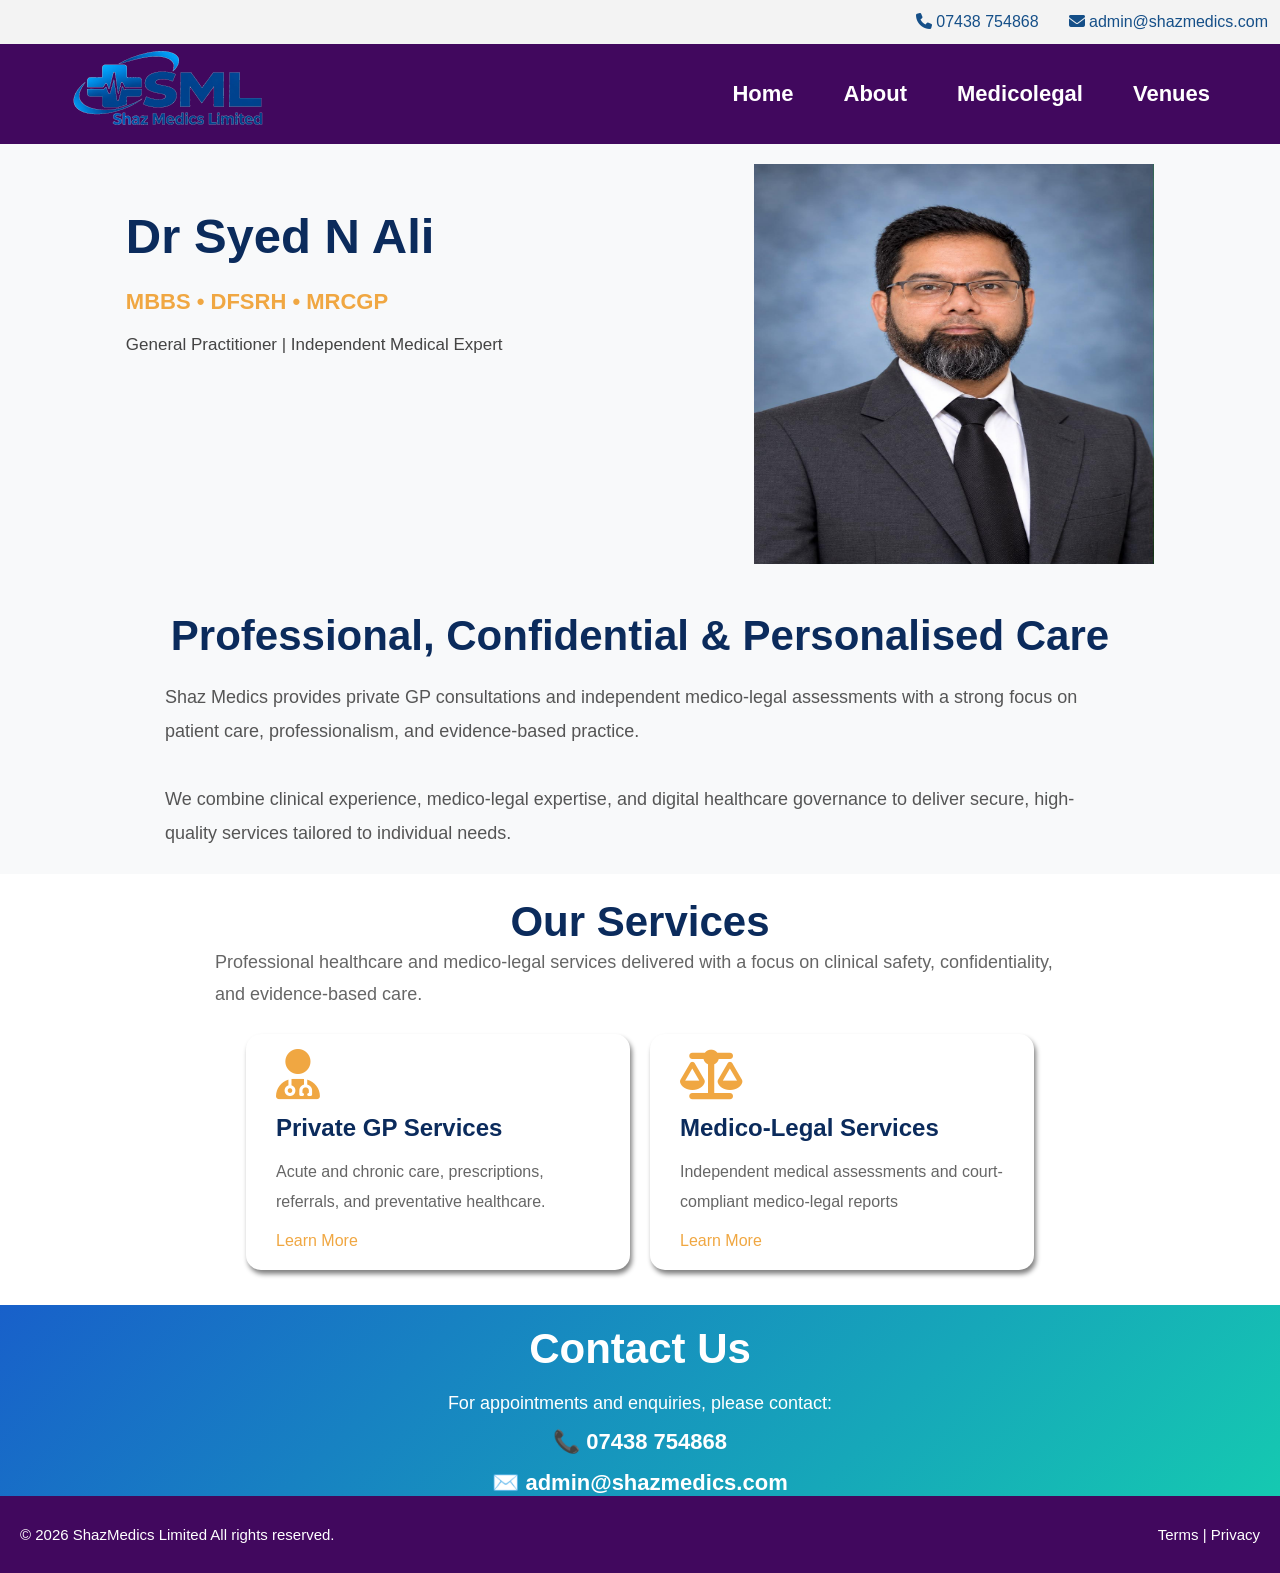
<file: index.html>
<!DOCTYPE html>
<html lang="en">

<head>
    <meta charset="UTF-8">
    <meta name="viewport" content="width=device-width, initial-scale=1.0">
    <!-- Meta Tags start-->
    <meta name="keywords"
        content="Shaz, Shaz Medics, Shaz Medics and Wellness, Shaz Wellness, Shaz Doctor, Doctor Appointments, 24 Hour Doctor, Online Doctor, Online Consultations, Child Doctor, Family Doctor, Second Opinion, Paediatric Doctor, Skin Specialist, Skin Doctor, Foreign Doctor, Diabetes Specialist, Heart Specialist, Cardiologist, Dermatologist, Old age, Arthritis, Asthma Specialist, Cancer Specialist, Well Man Clinic, Well Women Clinic, Cancer Screening, Nutrition Specialist, Sports Medicine Specialist, Cosmetic Specialist, Chronic Disease Management, Home Care, Doctor Memberships, Pharmacy Discounts, Clinical Lab, Minor Surgery, High Blood Pressure Care, Stroke Treatments, Contraception, Skin Peels, Acne Treatment, Botox Injections, Filler treatments, Lip Fillers, Chemical Peels, Non-Surgical Face Beauty Treatments, Vaccinations, Nurse dressings, Daily Injections, Nutri Boosters, Holistic Treatment, Yoga and Wellness" />

    <meta name="author" content="Dr Syed Nawaz Ali, Abdul Haseeb, Haseeb Zikani" />

    <meta name="description"
        content="Experience Primary Care Medical Services tailored for Chronic Diseases, Treatments, and Prevention alongside comprehensive Diet and Nutrition solutions. Enjoy the convenience of affordable monthly memberships, providing access to 24/7 doctor consultations." />

    <!-- Meta Tags end-->
    <title>Shaz Medics Limited | GP consultations, Aesthetic Services, and Independent Medico-legal - Expertise at Your
        Service</title>
    <link rel="icon" type="image/x-icon" href="images/FaviconIcon.png">
    <link rel="stylesheet" href="css/stylesheet.css">
    <link rel="stylesheet" href="css/footerStyleSheet.css">
    <link rel="stylesheet" href="css/HomeSection.css">
    <!-- Font Awesome -->
    <link rel="stylesheet" href="https://cdnjs.cloudflare/all.min.css" />
    <link rel="stylesheet" href="https://cdnjs.cloudflare.com/ajax/libs/font-awesome/6.7.1/css/all.min.css" />
</head>

<body>

    <!-- HEADER -->

    <header>

        <!-- Top Bar -->
        <div class="top-bar">
            <a>
                <i class="fa-solid fa-phone"></i>
                07438 754868
            </a>
            <a>
                <i class="fa-solid fa-envelope"></i>
                admin@shazmedics.com
            </a>
        </div>

        <!-- Navbar -->
        <nav class="navbar">

            <div class="hamburger" id="hamburger">
                <span></span>
                <span></span>
                <span></span>
            </div>

            <div class="logo">
                <img src="images/ShazMedicsLimitedLogo.png" alt="LogoPicture" />
            </div>



            <ul class="nav-links" id="navLinks">
                <!-- Apna Code -->

                <div class="mobile-menu-header">
                    <div class="close-menu" id="closeMenu">
                        ✕
                    </div>
                </div>


                <!-- End -->

                <li><a href="index.html">Home</a></li>
                <li><a href="about.html">About</a></li>
                <li><a href="medicolegal.html">Medicolegal</a></li>
                <li><a href="venues.html">Venues</a></li>
            </ul>

        </nav>

    </header>

    <!-- Header End -->

    <!-- Introduction -->

    <div class="HSContainer">
        <div class="HSDiv1">
            <h1>Dr Syed N Ali</h1>
            <h5>MBBS • DFSRH • MRCGP</h5>
            <p>General Practitioner | Independent Medical Expert</p>
        </div>
        <div class="HSDiv2">
            <!-- Image Code -->
            <img src="images/DrSyedNawazAli.jpeg" alt="ShahMedics" />
        </div>
    </div>

    <!-- Introduction End -->

    <!-- Professional, Confidential & Personalised Care -->

    <section style="padding-top: 1.5rem; padding-bottom: 1.5rem; background-color: #f8f9fa;">
        <div class="Section1Container">
            <h2 style="font-size: 42px; font-weight: 700; color: #0b2b5c; text-align: center;">
                Professional, Confidential &amp; Personalised Care
            </h2>
            <p style="max-width:950px;
                margin:auto;
                font-size:18px;
                line-height:34px;
                color:#555;
                margin-top:20px;">
                Shaz Medics provides private GP consultations
                and independent medico-legal assessments with a strong focus on
                patient care, professionalism, and evidence-based practice.
                <br><br>
                We combine clinical experience, medico-legal expertise, and digital
                healthcare governance to deliver secure, high-quality services
                tailored to individual needs.
            </p>
        </div>
    </section>

    <!-- HOME Section 3  -->
    <section style="padding-top: 1.5rem; padding-bottom: 1.5rem;">
        <div>
            <h2 style="font-size: 42px; font-weight: 700; color: #0b2b5c; text-align: center;">
                Our Services
            </h2>
            <p style="color:#666;
                font-size:18px;
                max-width:850px;
                margin:auto;
                line-height:32px;">
                Professional healthcare and medico-legal services delivered with a focus on clinical safety,
                confidentiality, and evidence-based care.
            </p>
        </div>
    </section>

    <!-- HOME Section 4  -->

    <div class="MainDiv">
        <div class="Card1">
            <div style="margin-top: 15px;"><i class="fa fa-user-md"></i></div>
            <div>
                <h2>Private GP Services</h2>
            </div>
            <div>
                <p>Acute and chronic care, prescriptions, referrals, and preventative healthcare.</p>
            </div>
            <div style="margin-top: 15px;"><a href="">Learn More </a></div>
        </div>
        <div class="Card2">
            <div style="margin-top:15px"><i class="fas fa-balance-scale"></i></div>
            <div>
                <h2>Medico-Legal Services</h2>
            </div>
            <div>
                <p>Independent medical assessments and court-compliant medico-legal reports</p>
            </div>
            <div style="margin-top: 15px;"><a href="medicolegal.html">Learn More </a></div>
        </div>
    </div>

    <!-- SECTION 5-->

    <!-- <section class="MainSection">
        <div style="padding-top: 30px;text-align: center;">
            <h2 style="color: #0b2b5c; font-size: 42px;">
                Consultation Options
            </h2>
        </div>
        <div style="padding-top: 30px; text-align: center; color: #555; font-size: 18px;">
            <p>Professional, confidential, and patient-focused care designed around your needs.</p>
        </div> -->
    <!-- Consultation Options Section -->
    <!-- <div class="MainSectionCont">
            <div class="bx1">
                <div><i class="fas fa-hospital"></i></div>
                <div>
                    <h4>Clinic<br>Consultations</h4>
                </div>
                <div>
                    <p>Face-to-face appointments in professional clinic settings.</p>
                </div>
            </div>
            <div class="bx2">
                <div><i class="fas fa-home consultation-icon"></i></div>
                <div>
                    <h4>Home<br>Visits</h4>
                </div>
                <div>
                    <p>Convenient home appointments where appropriate and available.</p>
                </div>
            </div>
            <div class="bx3">
                <div><i class="fas fa-laptop-medical"></i></div>
                <div>
                    <h4>Online<br>Consultations</h4>
                </div>
                <div>
                    <p>Secure remote consultations through digital platforms.</p>
                </div>
            </div>
        </div>
    </section> -->


    <!-- HOME SECTION 6 -->
    <section style="background-color: #f7f9fc;">
        <div class="section6Div">
            <div class="Sec6Card1">
                <h1>Contact Us</h1>
            </div>
            <div class="Sec6Card2">
                <p>For appointments and enquiries, please contact:</p>
            </div>
            <div class="Sec6Card3">
                <p>📞 07438 754868 </p>
            </div>
            <div class="Sec6Card4">
                <p>✉️ admin@shazmedics.com</p>
            </div>
        </div>
    </section>


    <!-- Developer Achievement Developed By Abdul Haseeb Contact Number 03162761718-->
    <!-- <div class="DeveloperInfoContainer">
        <div class="Devcont1">
            <p>  Website Developer Contact Detail:✉️
                <b>haseebzikani09@gmail.com</b> <a href="https://www.linkedin.com/in/abdul-haseeb09" target="_blank" style="text-decoration: none;color: #fff;"> Click On <b style="color: black;"> LinkedIn</b> to view profile </a>
            </p>
        </div>
    </div> -->

    <!-- FOOTER -->
    <section>
        <div class="FooterContainer">
            <div class="foot1">
                <p> © 2026 ShazMedics Limited All rights reserved. </p>
            </div>
            <div class="foot2">
                <p><a href="terms_conditions.html">Terms </a> | <a href="privacy_policy.html">Privacy</a> </p>
            </div>
        </div>
    </section>

    <script src="js/script.js"></script>
    <script src="js/footerScript.js"></script>

</body>

</html>
</file>
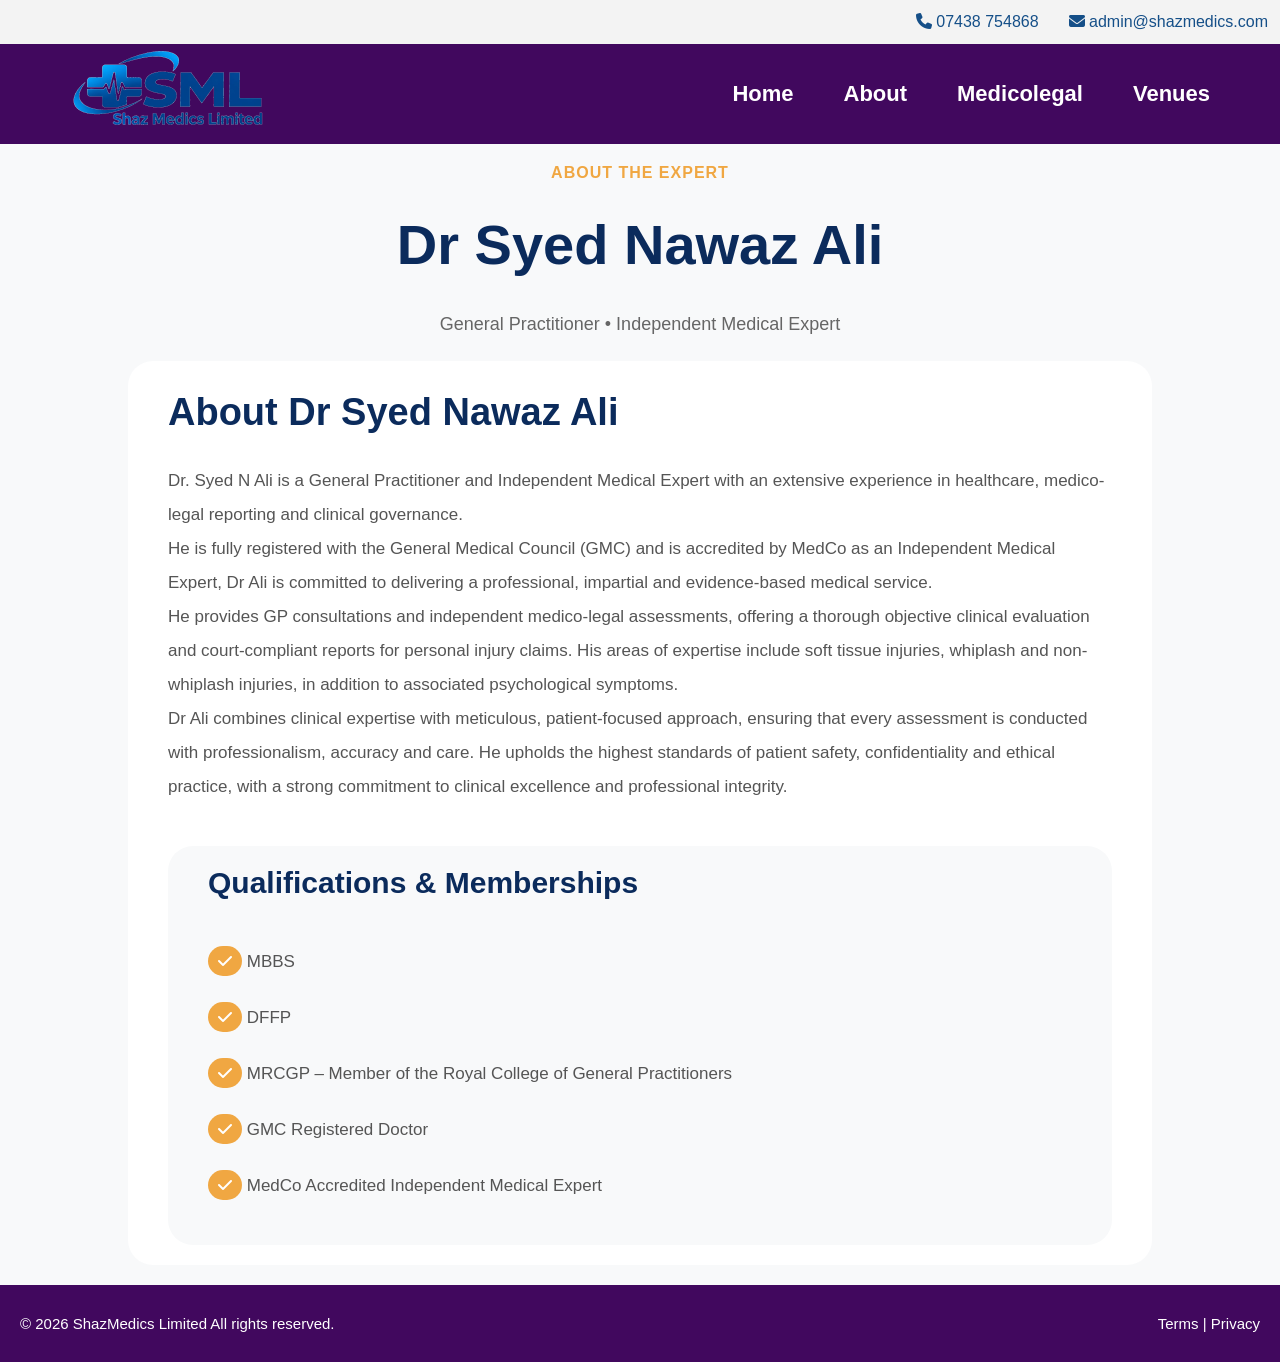
<file: about.html>
<!DOCTYPE html>
<html lang="en">

<head>
    <meta charset="UTF-8">
    <meta name="viewport" content="width=device-width, initial-scale=1.0">
    <!-- Meta Tags start-->

    <meta name="keywords"
        content="Shaz, Shaz Medics, Shaz Medics and Wellness, Shaz Wellness, Shaz Doctor, Doctor Appointments, 24 Hour Doctor, Online Doctor, Online Consultations, Child Doctor, Family Doctor, Second Opinion, Paediatric Doctor, Skin Specialist, Skin Doctor, Foreign Doctor, Diabetes Specialist, Heart Specialist, Cardiologist, Dermatologist, Old age, Arthritis, Asthma Specialist, Cancer Specialist, Well Man Clinic, Well Women Clinic, Cancer Screening, Nutrition Specialist, Sports Medicine Specialist, Cosmetic Specialist, Chronic Disease Management, Home Care, Doctor Memberships, Pharmacy Discounts, Clinical Lab, Minor Surgery, High Blood Pressure Care, Stroke Treatments, Contraception, Skin Peels, Acne Treatment, Botox Injections, Filler treatments, Lip Fillers, Chemical Peels, Non-Surgical Face Beauty Treatments, Vaccinations, Nurse dressings, Daily Injections, Nutri Boosters, Holistic Treatment, Yoga and Wellness" />

    <meta name="author" content="Dr Syed Nawaz Ali, Abdul Haseeb, Haseeb Zikani" />

    <meta name="description" content="Experience Primary Care Medical Services tailored for Chronic Diseases, Treatments, and Prevention alongside comprehensive Diet and Nutrition solutions. Enjoy the convenience of affordable monthly memberships, providing access to 24/7 doctor consultations." />

    <!-- Meta Tags end-->
    <title>Shaz Medics Limited | GP consultations, Aesthetic Services, and Independent Medico-legal - Expertise at Your
        Service</title>
    <link rel="icon" type="image/x-icon" href="images/FaviconIcon.png">
    <link rel="stylesheet" href="css/stylesheet.css">
    <link rel="stylesheet" href="css/footerStyleSheet.css">
    <link rel="stylesheet" href="css/about.css">
    <!-- Font Awesome -->
    <link rel="stylesheet" href="https://cdnjs.cloudflare/all.min.css" />
    <link rel="stylesheet" href="https://cdnjs.cloudflare.com/ajax/libs/font-awesome/6.7.1/css/all.min.css" />
</head>

<body>

    <!-- HEADER -->

    <header>

        <!-- Top Bar -->
        <div class="top-bar">
            <a>
                <i class="fa-solid fa-phone"></i>
                07438 754868
            </a>
            <a>
                <i class="fa-solid fa-envelope"></i>
                admin@shazmedics.com
            </a>
        </div>

        <!-- Navbar -->
        <nav class="navbar">

            <div class="hamburger" id="hamburger">
                <span></span>
                <span></span>
                <span></span>
            </div>

            <div class="logo">
                <b><img src="images/ShazMedicsLimitedLogo.png" alt="aboutLogo" /></b>
            </div>



            <ul class="nav-links" id="navLinks">
                <!-- Apna Code -->

                <div class="mobile-menu-header">
                    <div class="close-menu" id="closeMenu">
                        ✕
                    </div>
                </div>


                <!-- End -->

                <li><a href="index.html">Home</a></li>
                <li><a href="about.html">About</a></li>
                <li><a href="medicolegal.html">Medicolegal</a></li>
                <li><a href="venues.html">Venues</a></li>
            </ul>

        </nav>

    </header>


    <!-- Header End  -->

    <div class="Container1">
        <div class="AboutContBox1">
            <h4>About The Expert</h4>
        </div>
        <div class="AboutContBox2">
            <h1>Dr Syed Nawaz Ali</h1>
        </div>
        <div class="AboutContBox3">
            <p>
                General Practitioner • Independent Medical Expert
            </p>
        </div>

        <!-- About Information -->
        <div class="Container2">
            <div class="Cont2Box1">
                <h4>
                    About Dr Syed Nawaz Ali
                </h4>
            </div>
            <div class="Cont2Box2">
                <p>
                    Dr. Syed N Ali is a General Practitioner and Independent Medical Expert with an extensive experience
                    in healthcare, medico-legal reporting and clinical governance. <br>
                    He is fully registered with the General Medical Council (GMC) and is accredited by MedCo as an
                    Independent Medical Expert, Dr Ali is committed to delivering a professional, impartial and
                    evidence-based medical service. <br>
                    He provides GP consultations and independent medico-legal assessments, offering a thorough objective
                    clinical evaluation and court-compliant reports for personal injury claims. His areas of expertise
                    include soft tissue injuries, whiplash and non-whiplash injuries, in addition to associated
                    psychological symptoms. <br>
                    Dr Ali combines clinical expertise with meticulous, patient-focused approach, ensuring that every
                    assessment is conducted with professionalism, accuracy and care. He upholds the highest standards of
                    patient safety, confidentiality and ethical practice, with a strong commitment to clinical
                    excellence and professional integrity. <br>

                </p>
            </div>

            <!-- Qualification Div Start  -->
            <div class="Container3">
                <div class="cont3box1">
                    <h3>
                        Qualifications & Memberships
                    </h3>
                </div>
                <div class="cont3box2">
                    <p>
                        <i class="fas fa-check"></i> MBBS
                    </p>
                    <p>
                        <i class="fas fa-check"></i> DFFP
                    </p>
                    <p>
                        <i class="fas fa-check"></i> MRCGP – Member of the Royal College of General Practitioners
                    </p>
                    <p>
                        <i class="fas fa-check"></i> GMC Registered Doctor
                    </p>
                    <p>
                        <i class="fas fa-check"></i> MedCo Accredited Independent Medical Expert
                    </p>
                </div>
            </div>
            <!-- Qualification Div End  -->

        </div>
        <!-- About Information End -->

    </div>

    <!-- FOOTER -->
    <section>
        <div class="FooterContainer">
            <div class="foot1">
                <p> © 2026 ShazMedics Limited All rights reserved. </p>
            </div>
            <div class="foot2">
                <p><a href="terms_conditions.html">Terms </a> | <a href="privacy_policy.html">Privacy</a> </p>
            </div>
        </div>
    </section>


    <script src="js/script.js"></script>
    <script src="js/footerScript.js"></script>

</body>

</html>
</file>
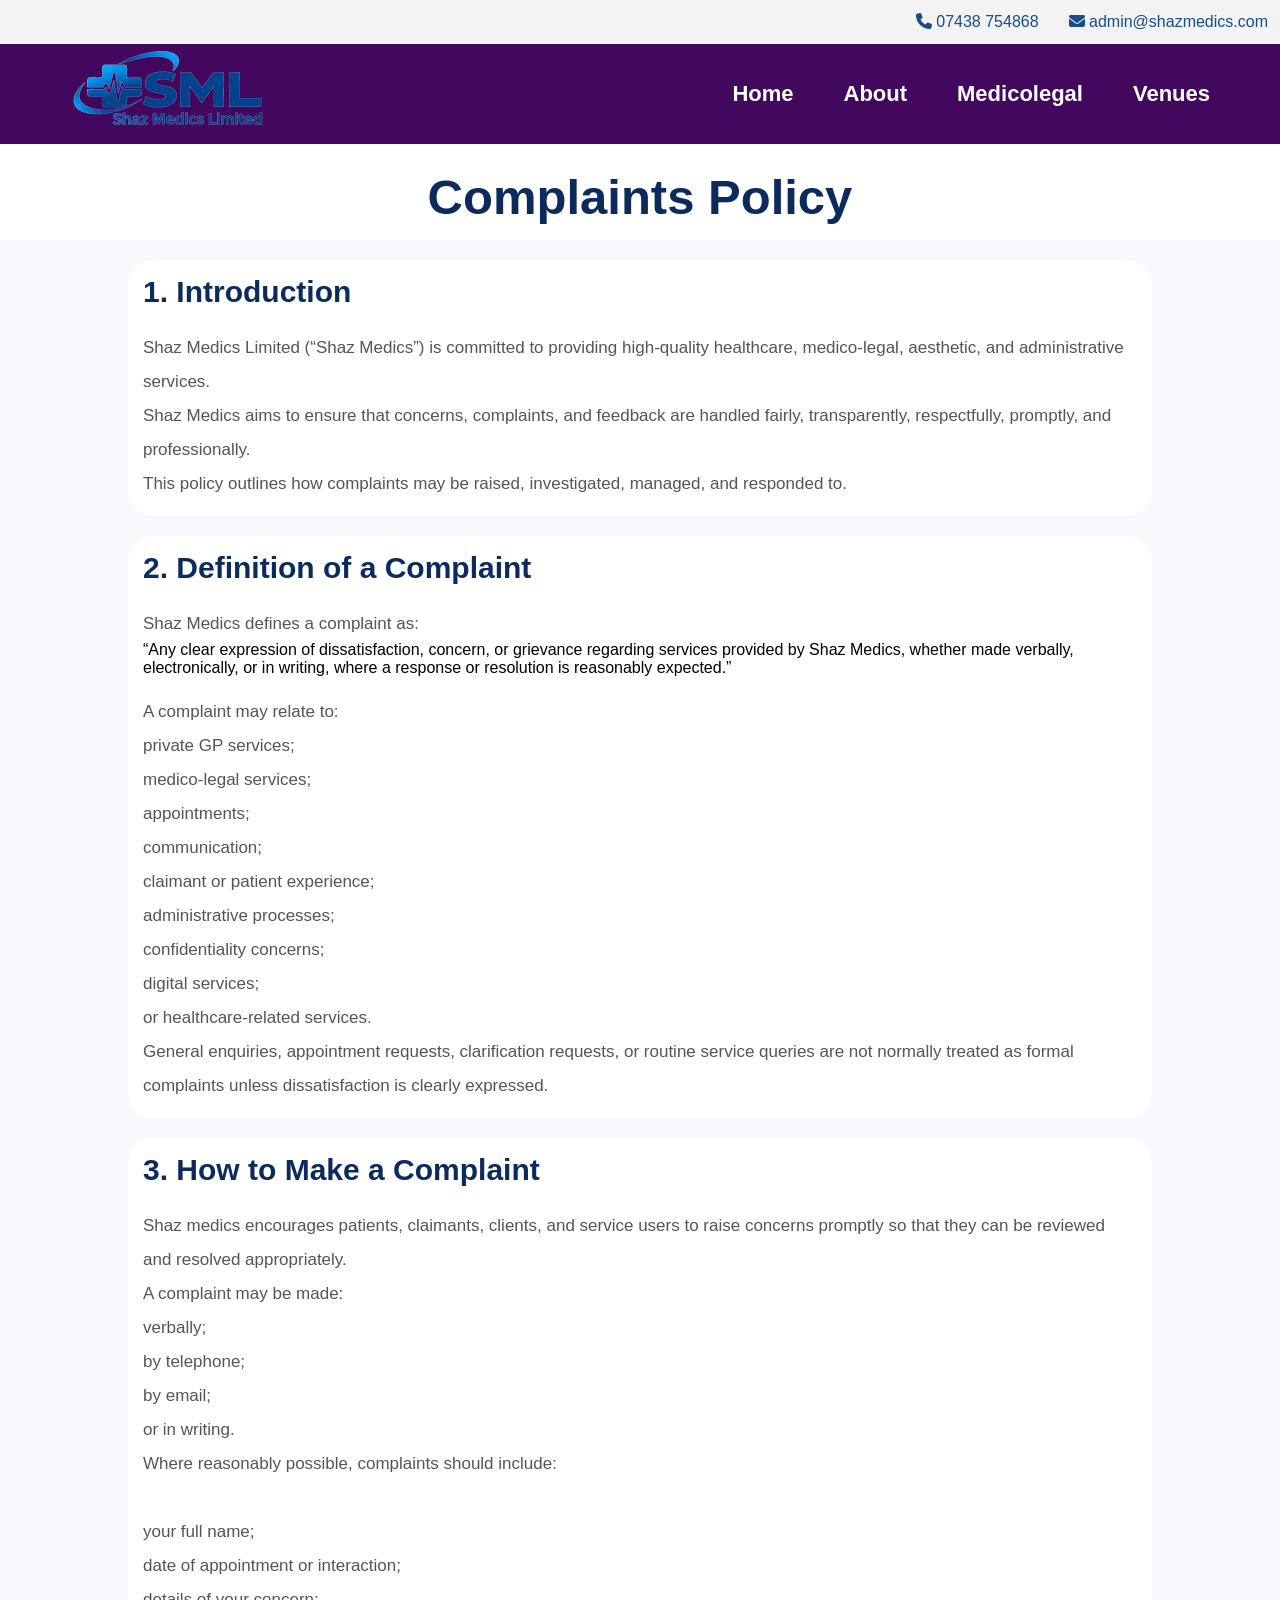
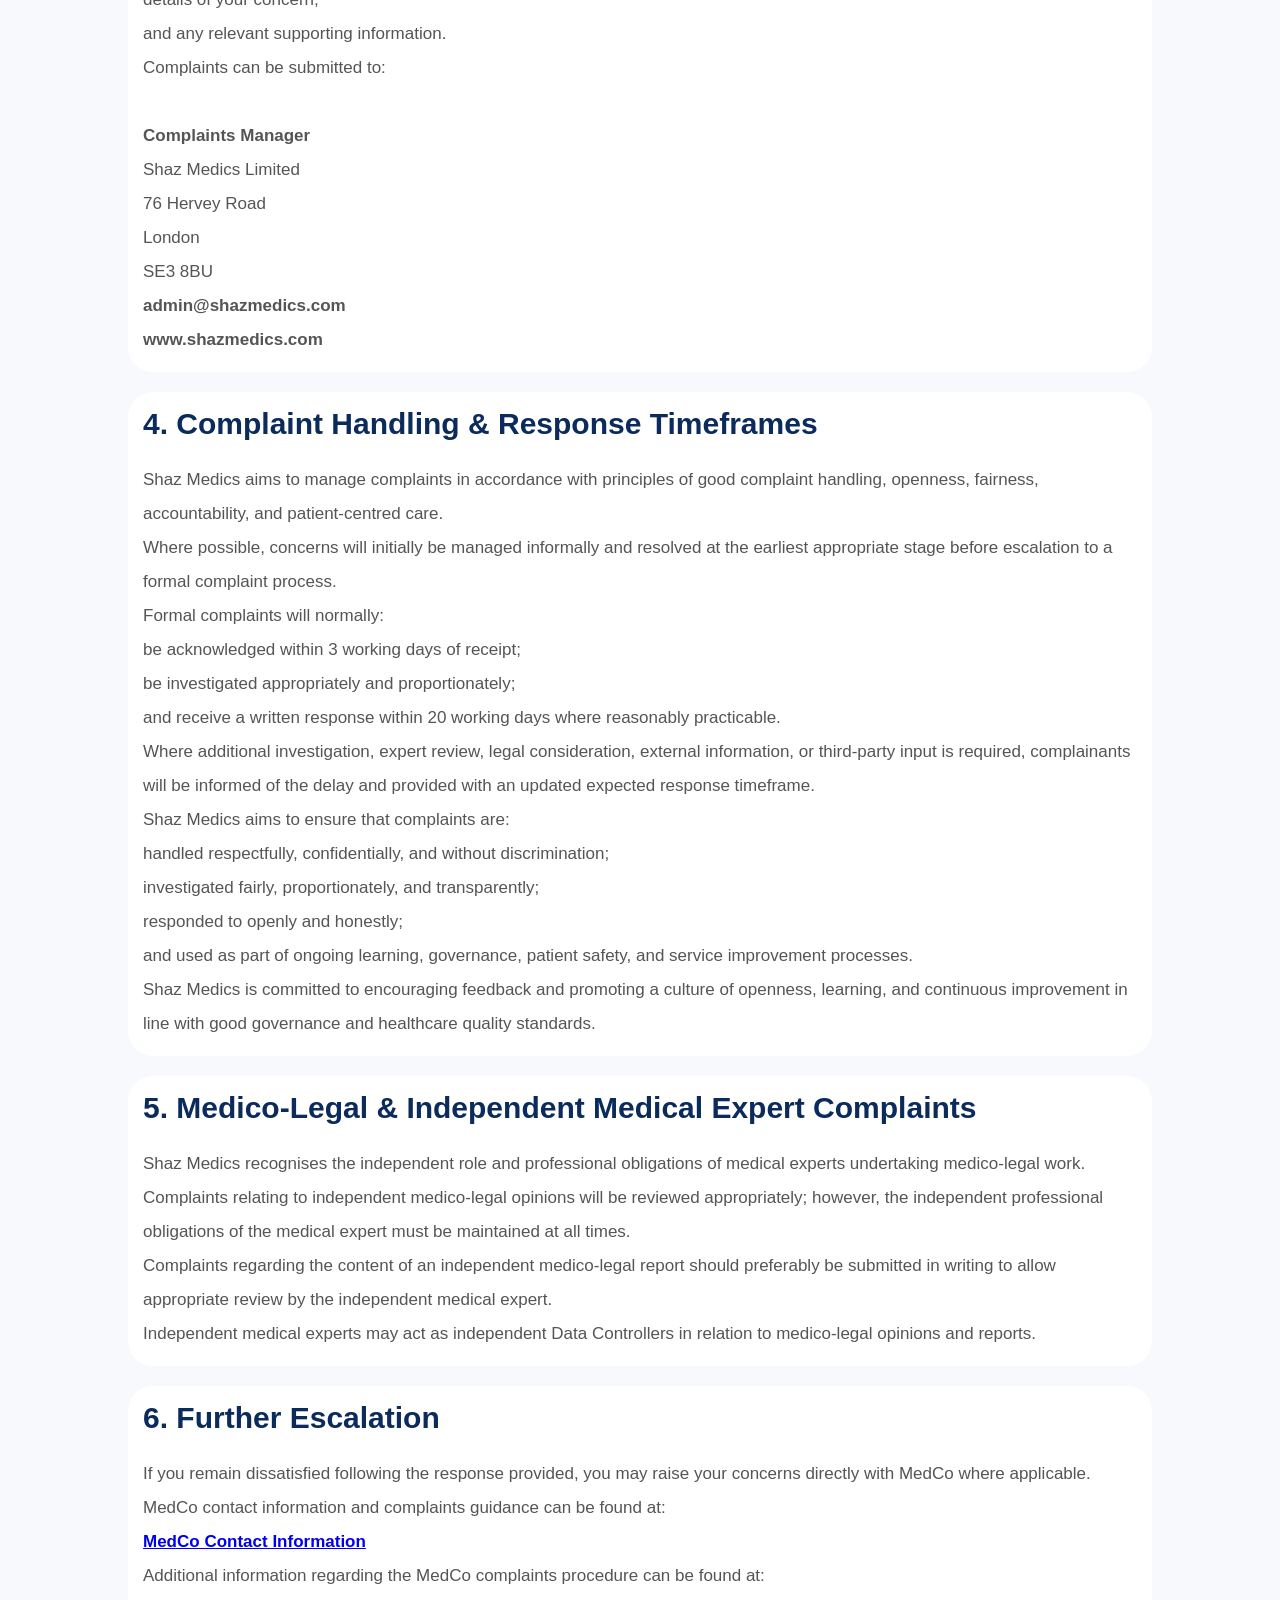
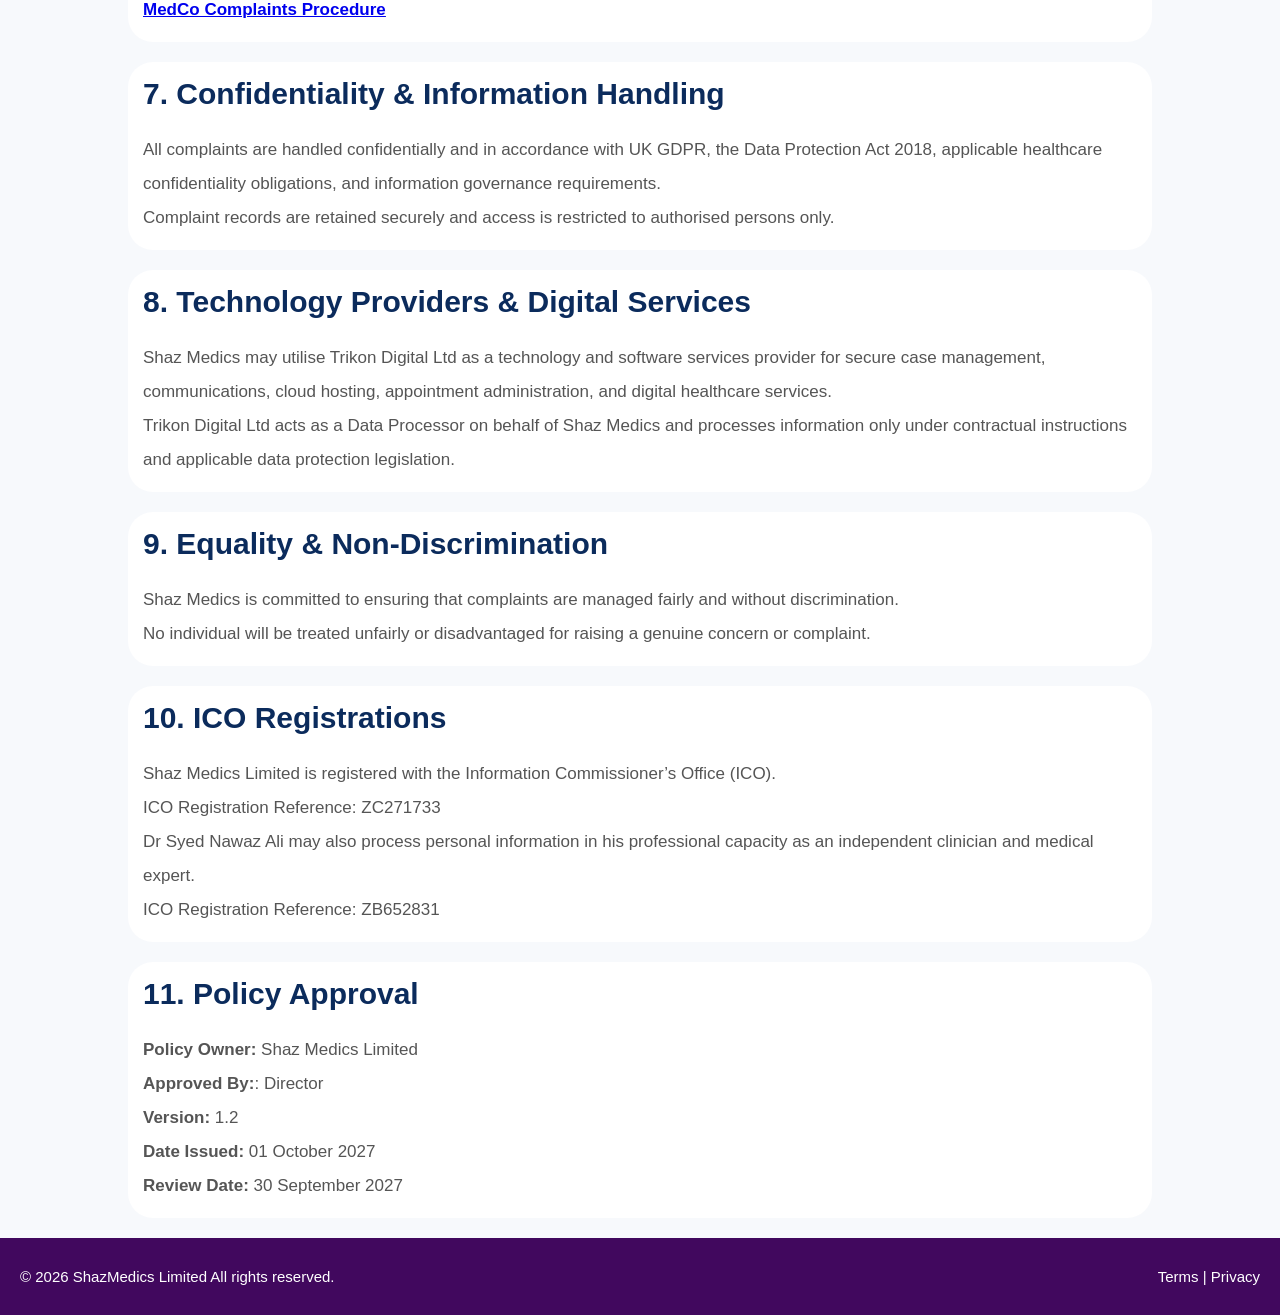
<file: ComplaintPolicy.html>
<!DOCTYPE html>
<html lang="en">

<head>
    <meta charset="UTF-8">
    <meta name="viewport" content="width=device-width, initial-scale=1.0">
    <!-- Meta Tags start-->
    <meta name="keywords"
        content="Shaz, Shaz Medics, Shaz Medics and Wellness, Shaz Wellness, Shaz Doctor, Doctor Appointments, 24 Hour Doctor, Online Doctor, Online Consultations, Child Doctor, Family Doctor, Second Opinion, Paediatric Doctor, Skin Specialist, Skin Doctor, Foreign Doctor, Diabetes Specialist, Heart Specialist, Cardiologist, Dermatologist, Old age, Arthritis, Asthma Specialist, Cancer Specialist, Well Man Clinic, Well Women Clinic, Cancer Screening, Nutrition Specialist, Sports Medicine Specialist, Cosmetic Specialist, Chronic Disease Management, Home Care, Doctor Memberships, Pharmacy Discounts, Clinical Lab, Minor Surgery, High Blood Pressure Care, Stroke Treatments, Contraception, Skin Peels, Acne Treatment, Botox Injections, Filler treatments, Lip Fillers, Chemical Peels, Non-Surgical Face Beauty Treatments, Vaccinations, Nurse dressings, Daily Injections, Nutri Boosters, Holistic Treatment, Yoga and Wellness" />

    <meta name="author" content="Dr Syed Nawaz Ali, Abdul Haseeb, Haseeb Zikani" />

    <meta name="description"
        content="Experience Primary Care Medical Services tailored for Chronic Diseases, Treatments, and Prevention alongside comprehensive Diet and Nutrition solutions. Enjoy the convenience of affordable monthly memberships, providing access to 24/7 doctor consultations." />

    <!-- Meta Tags end-->
    <title>Shaz Medics Limited | GP consultations, Aesthetic Services, and Independent Medico-legal - Expertise at Your
        Service</title>
    <link rel="icon" type="image/x-icon" href="images/FaviconIcon.png">
    <link rel="stylesheet" href="css/stylesheet.css">
    <link rel="stylesheet" href="css/footerStyleSheet.css">
    <link rel="stylesheet" href="css/ComplaintPolicy.css">
    <!-- Font Awesome -->
    <link rel="stylesheet" href="https://cdnjs.cloudflare/all.min.css" />
    <link rel="stylesheet" href="https://cdnjs.cloudflare.com/ajax/libs/font-awesome/6.7.1/css/all.min.css" />
</head>

<body>

    <!-- HEADER -->

    <header>

        <!-- Top Bar -->
        <div class="top-bar">
            <a>
                <i class="fa-solid fa-phone"></i>
                07438 754868
            </a>
            <a>
                <i class="fa-solid fa-envelope"></i>
                admin@shazmedics.com
            </a>
        </div>

        <!-- Navbar -->
        <nav class="navbar">

            <div class="hamburger" id="hamburger">
                <span></span>
                <span></span>
                <span></span>
            </div>

            <div class="logo">
                <b><img src="images/ShazMedicsLimitedLogo.png" alt="ComplaintLogo" /></b>
            </div>



            <ul class="nav-links" id="navLinks">
                <!-- Apna Code -->

                <div class="mobile-menu-header">
                    <div class="close-menu" id="closeMenu">
                        ✕
                    </div>
                </div>


                <!-- End -->

                <li><a href="index.html">Home</a></li>
                <li><a href="about.html">About</a></li>
                <li><a href="medicolegal.html">Medicolegal</a></li>
                <li><a href="venues.html">Venues</a></li>
            </ul>

        </nav>

    </header>

    <!-- Header End -->

    <!-- Complaints Policy  -->
    <div class="PrivacyCont">
        <h1>
            Complaints Policy
        </h1>
    </div>
    <div class="Cont">
        <div class="Box1">
            <h3>1. Introduction</h3>
            <p>
                Shaz Medics Limited (“Shaz Medics”) is committed to providing high-quality healthcare, medico-legal,
                aesthetic, and administrative services.
                <br>
                Shaz Medics aims to ensure that concerns, complaints, and feedback are handled fairly, transparently,
                respectfully, promptly, and professionally.
                <br>
                This policy outlines how complaints may be raised, investigated, managed, and responded to.
            </p>
        </div>
        <div class="Box2">
            <h3>
                2. Definition of a Complaint
            </h3>
            <p>
                Shaz Medics defines a complaint as:
            </p>
            <blockquote>
                “Any clear expression of dissatisfaction, concern, or grievance regarding services provided by Shaz
                Medics, whether made verbally, electronically, or in writing, where a response or resolution is
                reasonably expected.”
            </blockquote>
            <br>
            <p>
                A complaint may relate to:
                <br>
                private GP services; <br>
                medico-legal services; <br>
                appointments; <br>
                communication; <br>
                claimant or patient experience; <br>
                administrative processes; <br>
                confidentiality concerns; <br>
                digital services; <br>
                or healthcare-related services. <br>
                General enquiries, appointment requests, clarification requests, or routine service queries are not
                normally treated as formal complaints unless dissatisfaction is clearly expressed.
            </p>
        </div>
        <div class="Box3">
            <h3>
                3. How to Make a Complaint
            </h3>
            <p>
                Shaz medics encourages patients, claimants, clients, and service users to raise concerns promptly so
                that they can be reviewed and resolved appropriately.
                <br>
                A complaint may be made:
                <br>
                verbally; <br>
                by telephone; <br>
                by email; <br>
                or in writing. <br>
                Where reasonably possible, complaints should include: <br>
                <br>
                your full name; <br>
                date of appointment or interaction; <br>
                details of your concern; <br>
                and any relevant supporting information. <br>
                Complaints can be submitted to: <br>
                <br>
                <b>Complaints Manager</b> <br>
                Shaz Medics Limited <br>
                76 Hervey Road <br>
                London <br>
                SE3 8BU <br>
                <b> admin@shazmedics.com </b>
                <br>
                <b>www.shazmedics.com</b>
            </p>
        </div>
        <div class="Box4">
            <h3>
                4. Complaint Handling & Response Timeframes
            </h3>
            <p>
                Shaz Medics aims to manage complaints in accordance with principles of good complaint handling,
                openness, fairness, accountability, and patient-centred care.
                <br>
                Where possible, concerns will initially be managed informally and resolved at the earliest appropriate
                stage before escalation to a formal complaint process.
                <br>
                Formal complaints will normally:
                <br>
                be acknowledged within 3 working days of receipt; <br>
                be investigated appropriately and proportionately; <br>
                and receive a written response within 20 working days where reasonably practicable. <br>
                Where additional investigation, expert review, legal consideration, external information, or third-party
                input is required, complainants will be informed of the delay and provided with an updated expected
                response timeframe.
                <br>
                Shaz Medics aims to ensure that complaints are:
                <br>
                handled respectfully, confidentially, and without discrimination; <br>
                investigated fairly, proportionately, and transparently; <br>
                responded to openly and honestly; <br>
                and used as part of ongoing learning, governance, patient safety, and service improvement processes.
                <br>
                Shaz Medics is committed to encouraging feedback and promoting a culture of openness, learning, and
                continuous improvement in line with good governance and healthcare quality standards.
            </p>
        </div>
        <div class="Box5">
            <h3>
                5. Medico-Legal & Independent Medical Expert Complaints
            </h3>
            <p>
                Shaz Medics recognises the independent role and professional obligations of medical experts undertaking
                medico-legal work.
                <br>
                Complaints relating to independent medico-legal opinions will be reviewed appropriately; however, the
                independent professional obligations of the medical expert must be maintained at all times.
                <br>
                Complaints regarding the content of an independent medico-legal report should preferably be submitted in
                writing to allow appropriate review by the independent medical expert.
                <br>
                Independent medical experts may act as independent Data Controllers in relation to medico-legal opinions
                and reports.
            </p>
        </div>
        <div class="Box6">
            <h3>
                6. Further Escalation
            </h3>
            <p>
                If you remain dissatisfied following the response provided, you may raise your concerns directly with
                MedCo where applicable.
                <br>
                MedCo contact information and complaints guidance can be found at:
                <br>
                <a href="https://medco.org.uk/contact/" target="_blank"> <b> MedCo Contact Information </b> </a> <br>
                Additional information regarding the MedCo complaints procedure can be found at:
                <br>


                <u><a href="https://medco.org.uk/wp-content/uploads/medco-complaints-procedure-10.pdf" target="_blank">
                        <b>
                            MedCo Complaints Procedure </b> </a>
                </u>
            </p>
        </div>
        <div class="Box7">
            <h3>
                7. Confidentiality & Information Handling
            </h3>
            <p>
                All complaints are handled confidentially and in accordance with UK GDPR, the Data Protection Act 2018,
                applicable healthcare confidentiality obligations, and information governance requirements.
                <br>
                Complaint records are retained securely and access is restricted to authorised persons only.
            </p>
        </div>
        <div class="Box8">
            <h3>
                8. Technology Providers & Digital Services

            </h3>
            <p>
                Shaz Medics may utilise Trikon Digital Ltd as a technology and software services provider for secure
                case management, communications, cloud hosting, appointment administration, and digital healthcare
                services.
                <br>
                Trikon Digital Ltd acts as a Data Processor on behalf of Shaz Medics and processes information only
                under contractual instructions and applicable data protection legislation.
            </p>
        </div>
        <div class="Box9">
            <h3>
                9. Equality & Non-Discrimination
            </h3>
            <p>
                Shaz Medics is committed to ensuring that complaints are managed fairly and without discrimination.
                <br>
                No individual will be treated unfairly or disadvantaged for raising a genuine concern or complaint.
            </p>
        </div>
        <div class="Box10">
            <h3>
                10. ICO Registrations
            </h3>
            <p>
                Shaz Medics Limited is registered with the Information Commissioner’s Office (ICO). <br>
                ICO Registration Reference: ZC271733 <br>
                Dr Syed Nawaz Ali may also process personal information in his professional capacity as an independent
                clinician and medical expert.
                <br>
                ICO Registration Reference: ZB652831
            </p>
        </div>
        <div class="Box11">
            <h3>
                11. Policy Approval
            </h3>
            <p>
                <b>Policy Owner:</b> Shaz Medics Limited
                <br>
                <b>Approved By:</b>: Director
                <br>
                <b>Version:</b> 1.2
                <br>
                <b>Date Issued:</b> 01 October 2027
                <br>
                <b>Review Date:</b> 30 September 2027
            </p>
        </div>

    </div>


    <!-- FOOTER -->
    <section>
        <div class="FooterContainer">
            <div class="foot1">
                <p> © 2026 ShazMedics Limited All rights reserved. </p>
            </div>
            <div class="foot2">
                <p><a href="terms_conditions.html">Terms </a> | <a href="privacy_policy.html">Privacy</a> </p>
            </div>
        </div>
    </section>


    <script src="js/script.js"></script>
    <script src="js/footerScript.js"></script>

</body>

</html>
</file>
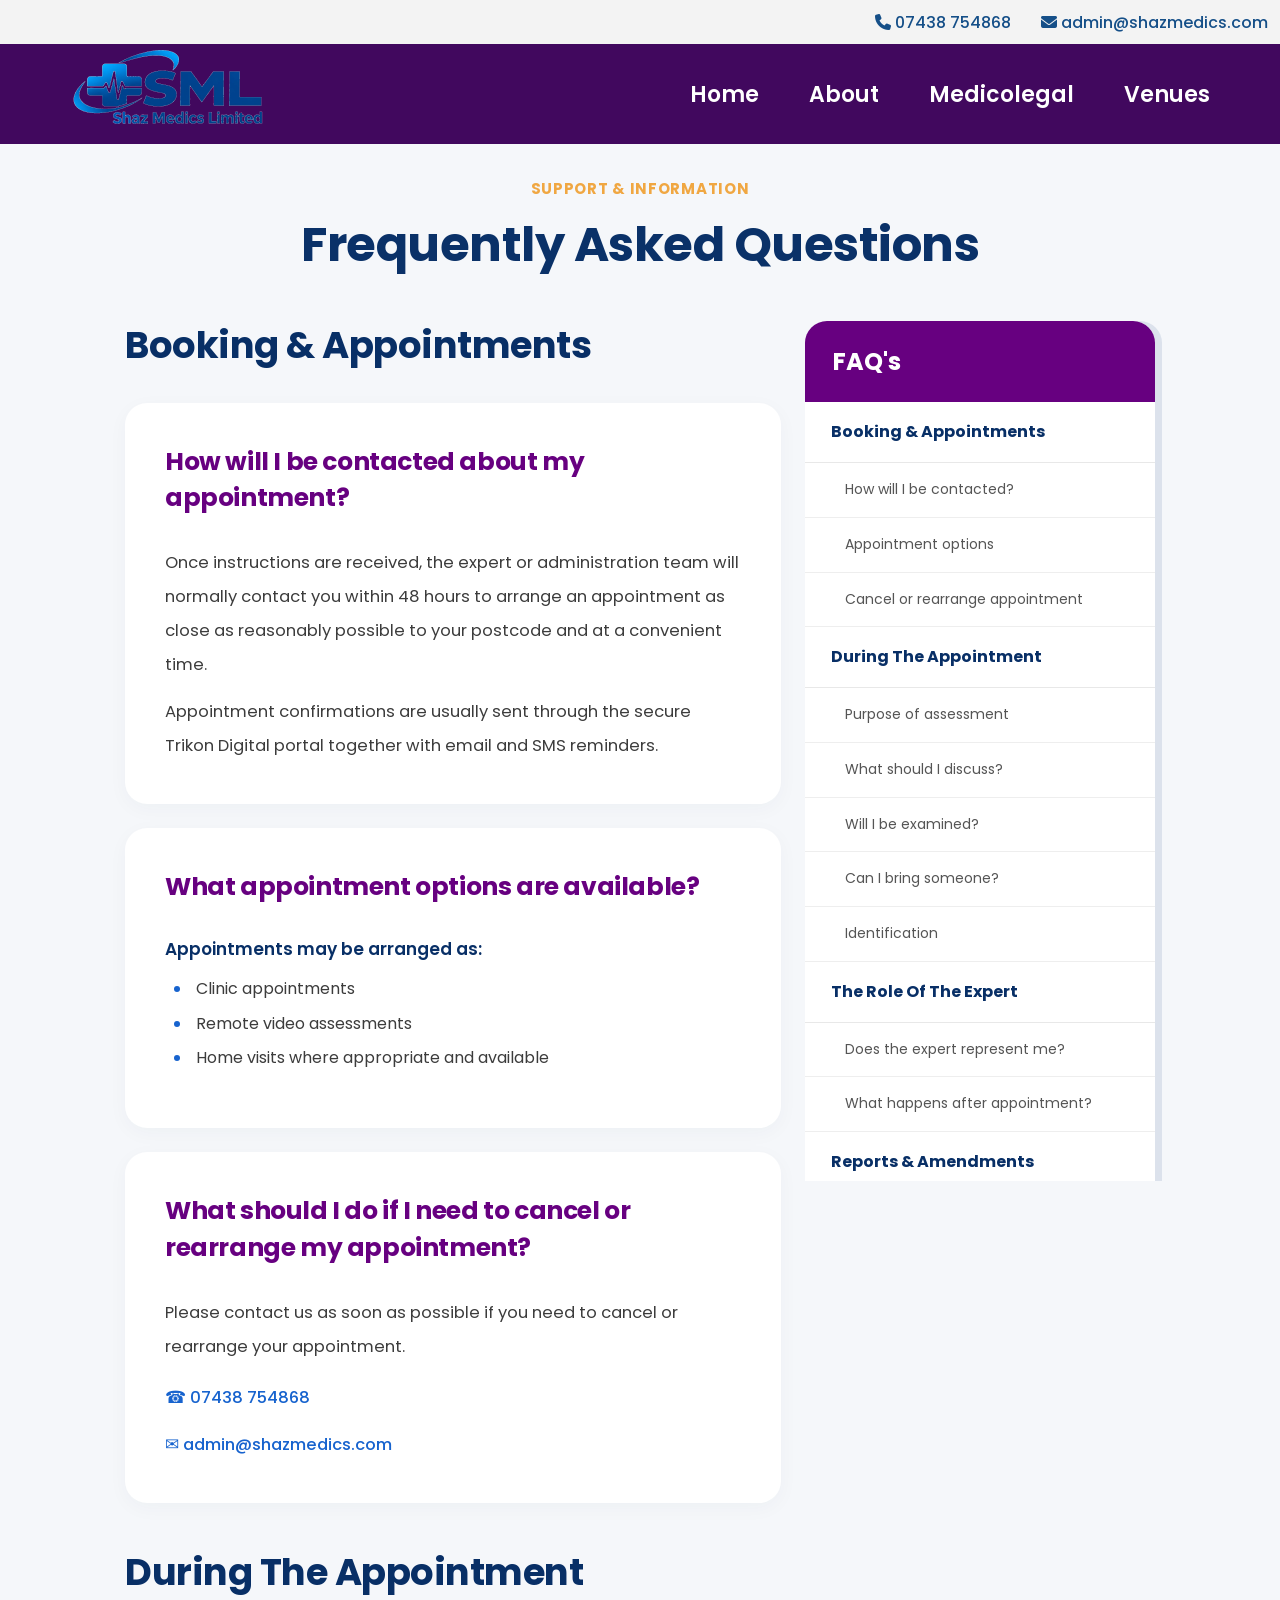
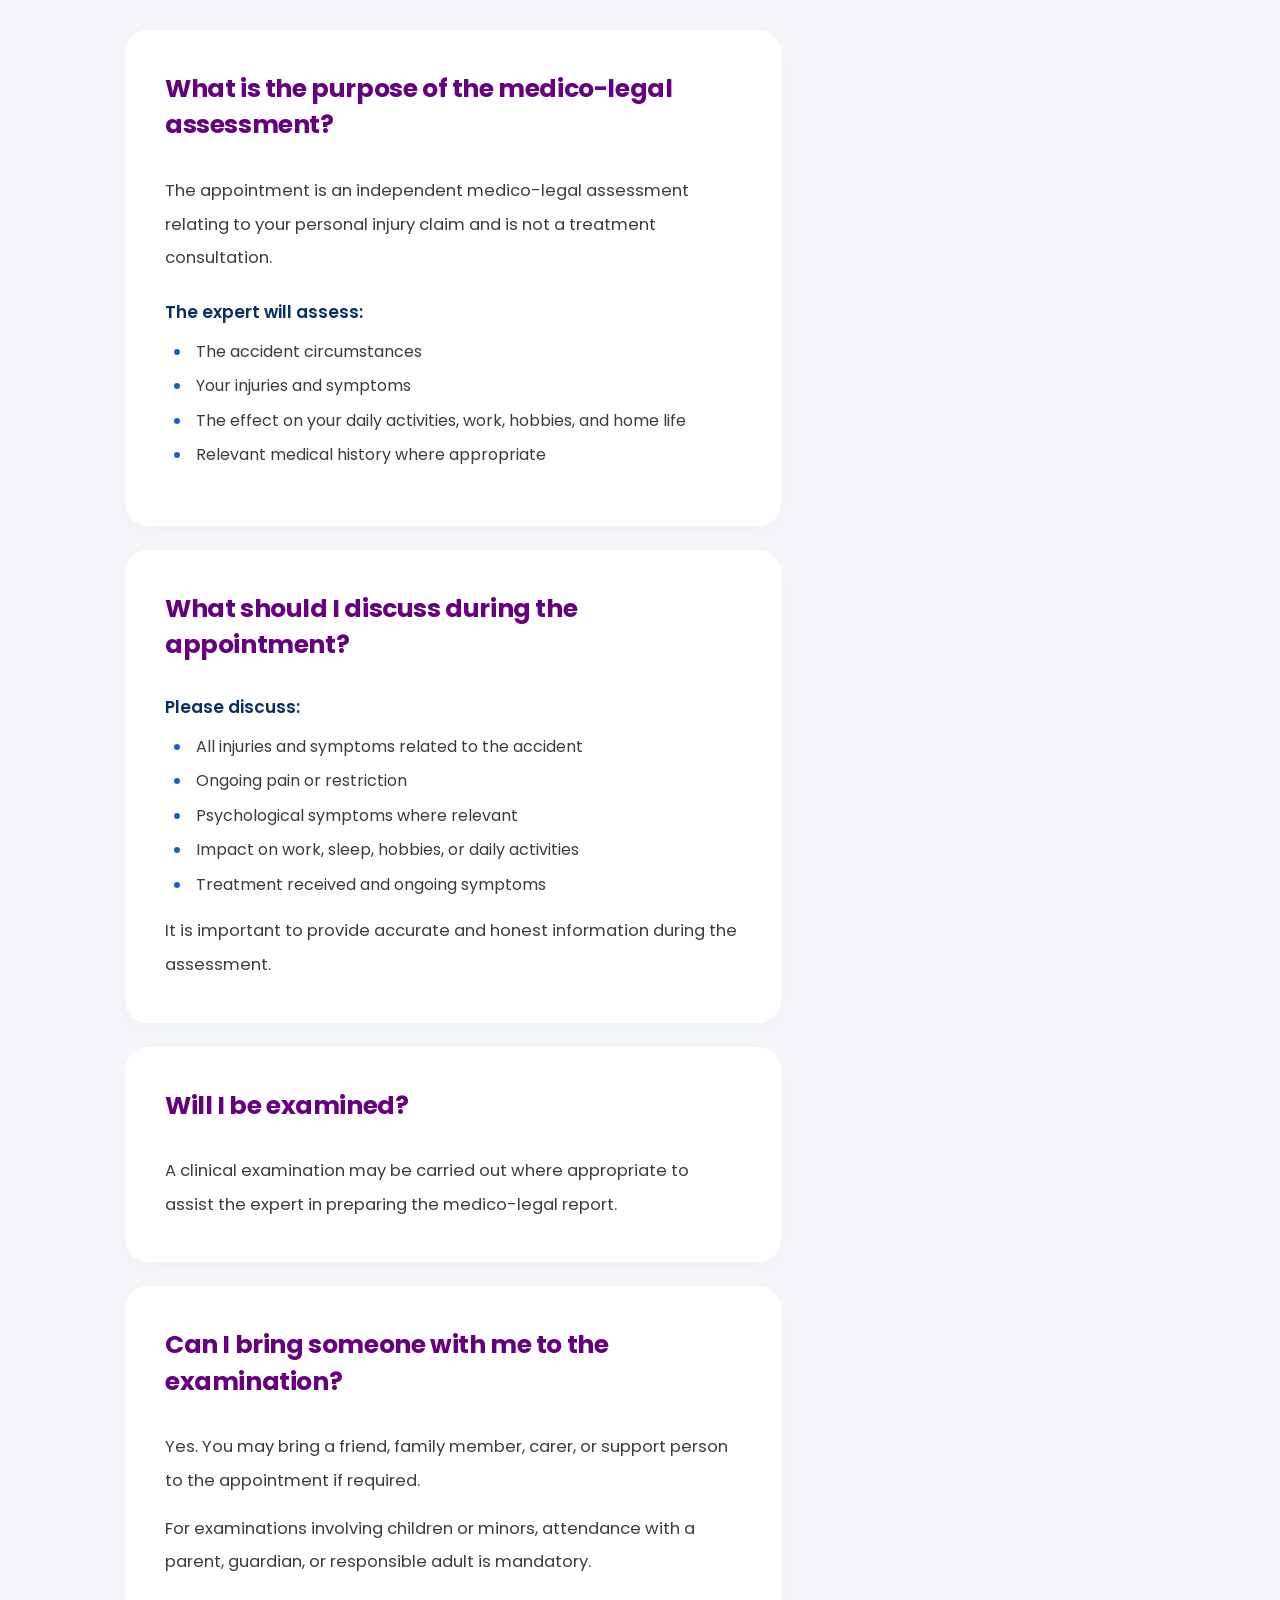
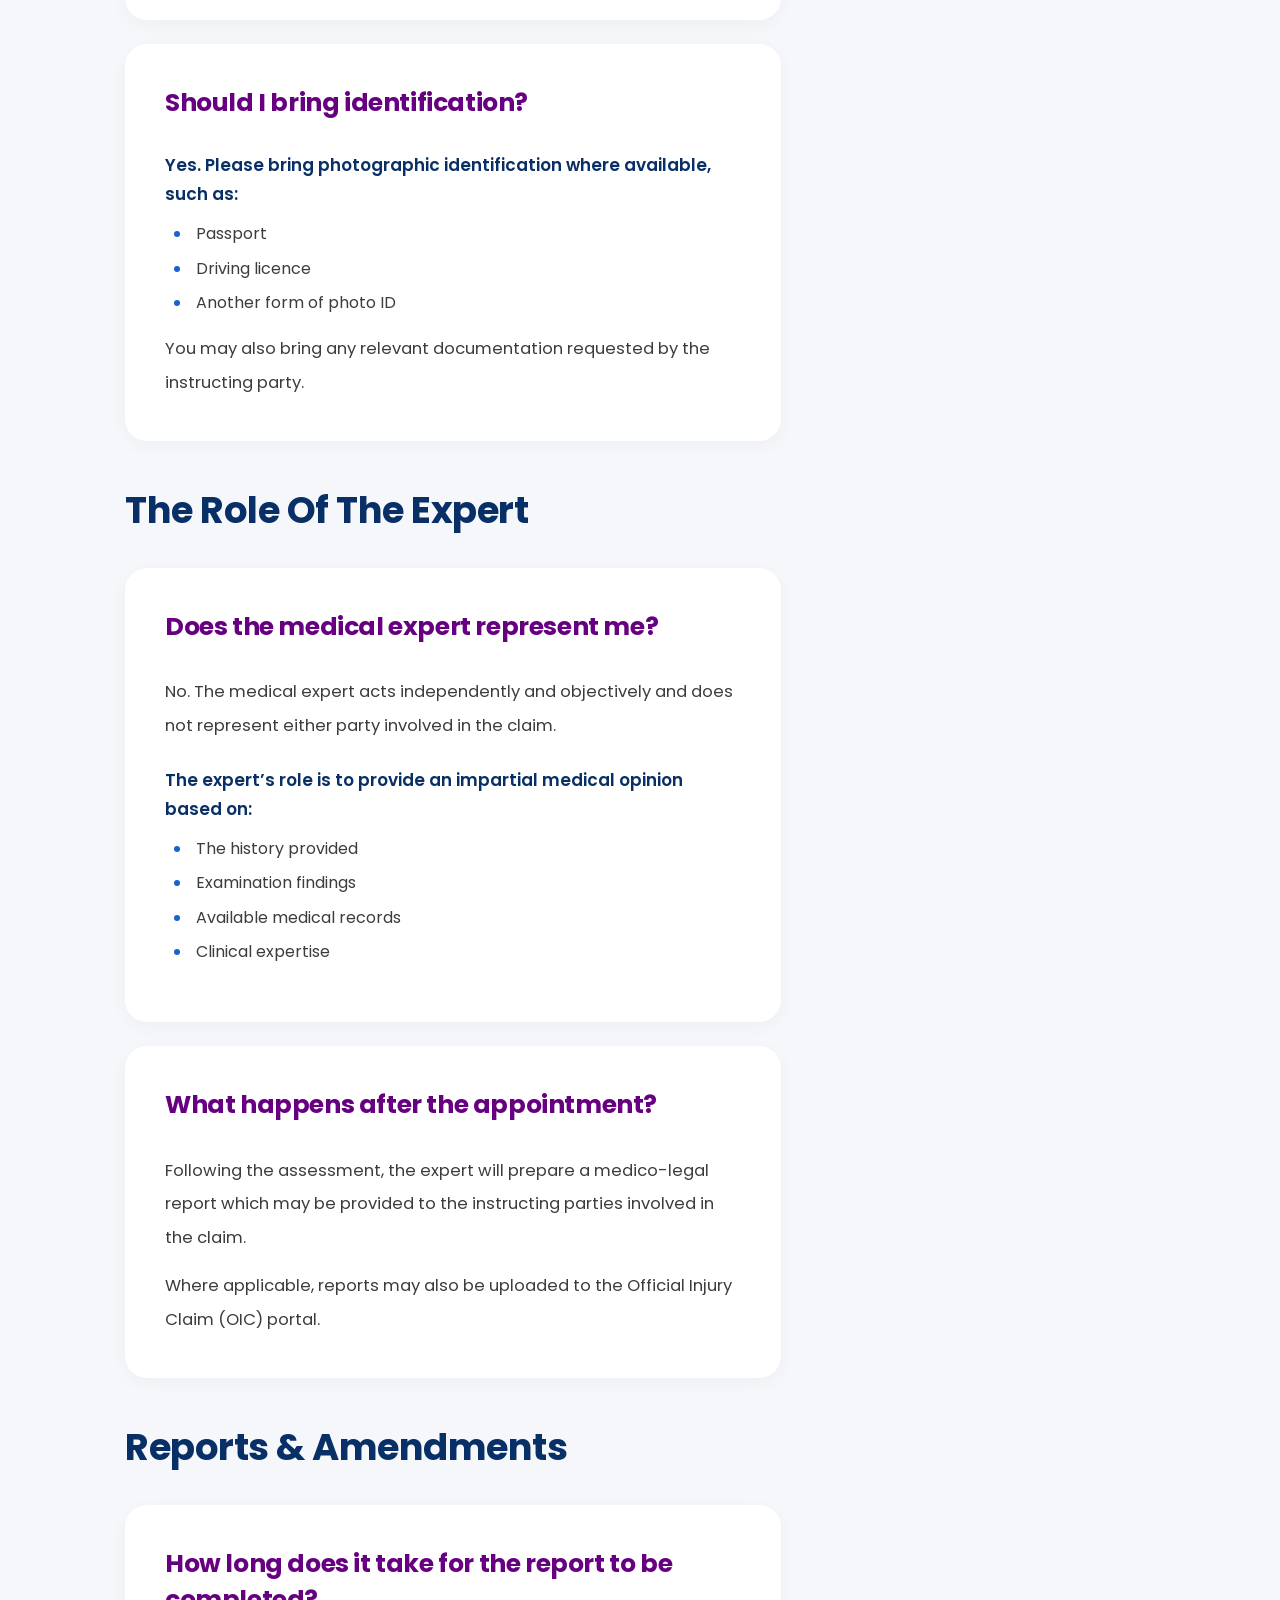
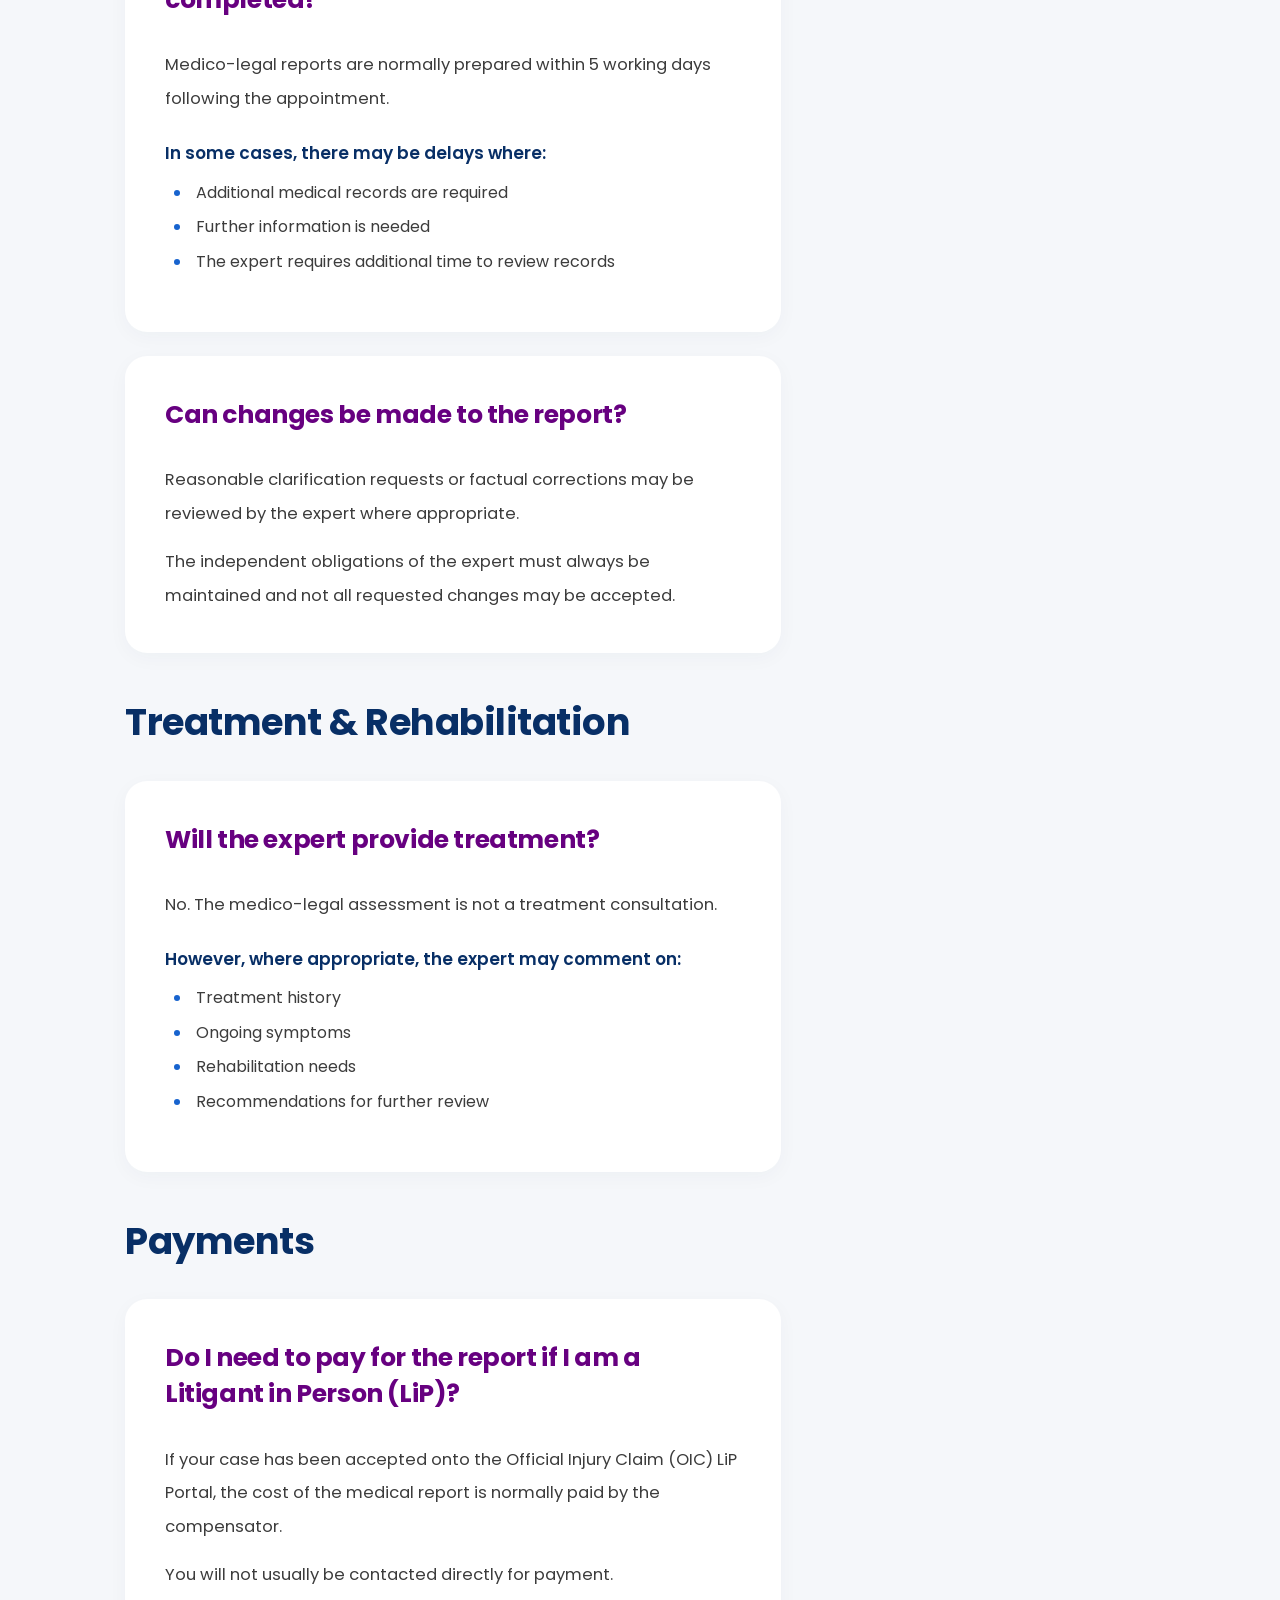
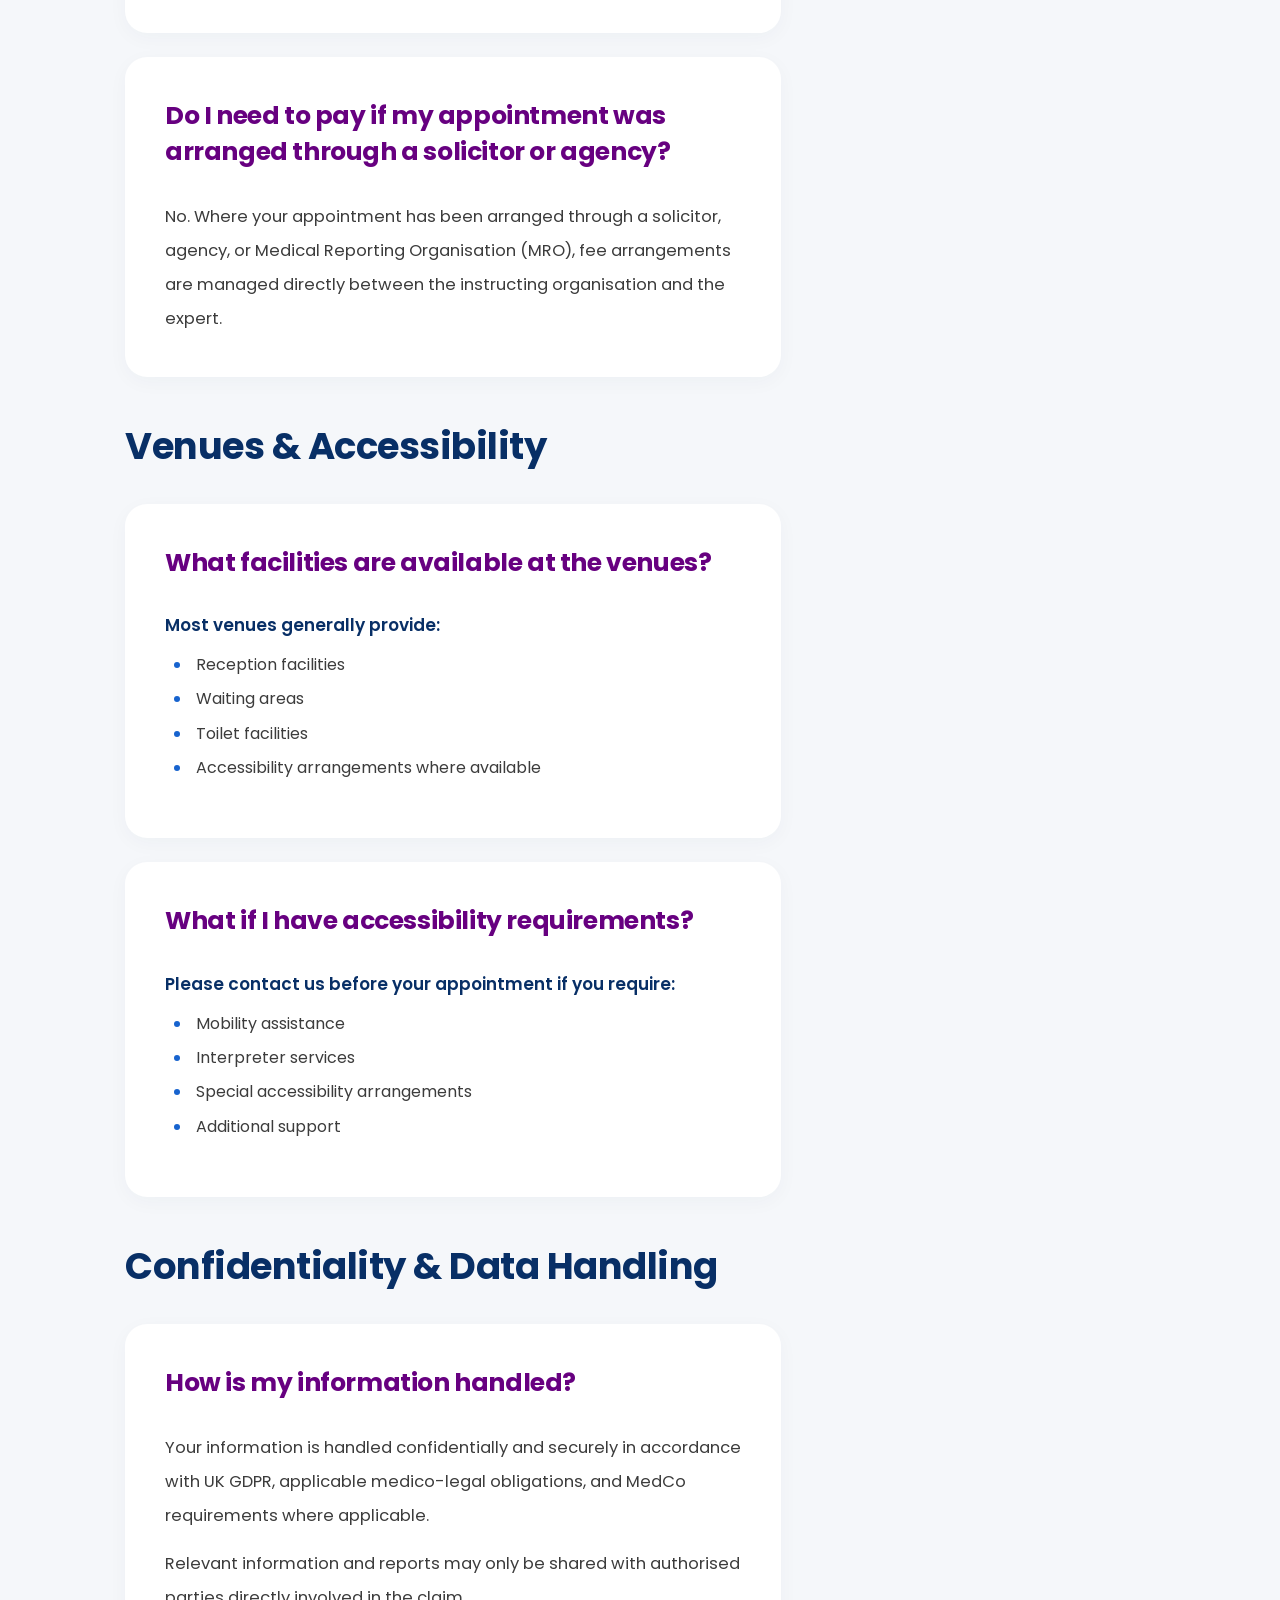
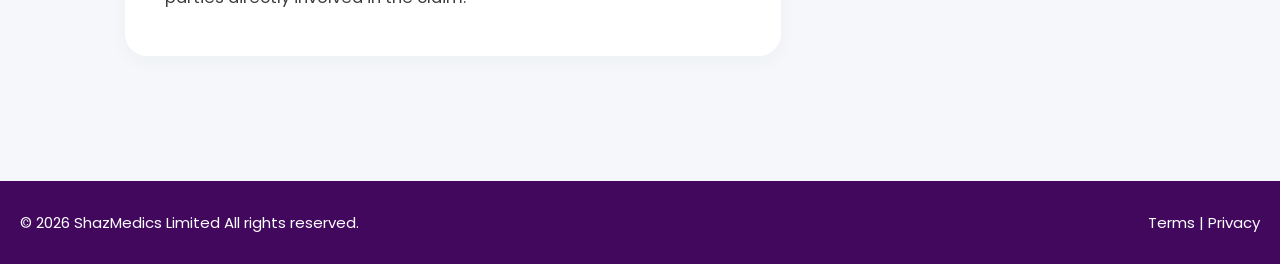
<file: FAQs.html>
<!DOCTYPE html>
<html lang="en">

<head>
    <meta charset="UTF-8">
    <meta name="viewport" content="width=device-width, initial-scale=1.0">
    <!-- Meta Tags start-->
    <meta name="keywords"
        content="Shaz, Shaz Medics, Shaz Medics and Wellness, Shaz Wellness, Shaz Doctor, Doctor Appointments, 24 Hour Doctor, Online Doctor, Online Consultations, Child Doctor, Family Doctor, Second Opinion, Paediatric Doctor, Skin Specialist, Skin Doctor, Foreign Doctor, Diabetes Specialist, Heart Specialist, Cardiologist, Dermatologist, Old age, Arthritis, Asthma Specialist, Cancer Specialist, Well Man Clinic, Well Women Clinic, Cancer Screening, Nutrition Specialist, Sports Medicine Specialist, Cosmetic Specialist, Chronic Disease Management, Home Care, Doctor Memberships, Pharmacy Discounts, Clinical Lab, Minor Surgery, High Blood Pressure Care, Stroke Treatments, Contraception, Skin Peels, Acne Treatment, Botox Injections, Filler treatments, Lip Fillers, Chemical Peels, Non-Surgical Face Beauty Treatments, Vaccinations, Nurse dressings, Daily Injections, Nutri Boosters, Holistic Treatment, Yoga and Wellness" />

    <meta name="author" content="Dr Syed Nawaz Ali, Abdul Haseeb, Haseeb Zikani" />

    <meta name="description"
        content="Experience Primary Care Medical Services tailored for Chronic Diseases, Treatments, and Prevention alongside comprehensive Diet and Nutrition solutions. Enjoy the convenience of affordable monthly memberships, providing access to 24/7 doctor consultations." />

    <!-- Meta Tags end-->
    <title>Shaz Medics Limited | GP consultations, Aesthetic Services, and Independent Medico-legal - Expertise at Your
        Service</title>
    <link rel="icon" type="image/x-icon" href="images/FaviconIcon.png">
    <link rel="stylesheet" href="css/stylesheet.css">
    <link rel="stylesheet" href="css/footerStyleSheet.css">
    <link rel="stylesheet" href="css/HomeSection.css">
    <link rel="stylesheet" href="css/FAQs.css">
    <!-- Font Awesome -->
    <link rel="preconnect" href="https://fonts.googleapis.com">
    <link rel="preconnect" href="https://fonts.gstatic.com" crossorigin>
    <link href="https://fonts.googleapis.com/css2?family=Poppins:wght@400;500;600;700&display=swap" rel="stylesheet">
    <link rel="stylesheet" href="https://cdnjs.cloudflare/all.min.css" />
    <link rel="stylesheet" href="https://cdnjs.cloudflare.com/ajax/libs/font-awesome/6.7.1/css/all.min.css" />
</head>

<body>

    <!-- HEADER -->

    <header>

        <!-- Top Bar -->
        <div class="top-bar">
            <a>
                <i class="fa-solid fa-phone"></i>
                07438 754868
            </a>
            <a>
                <i class="fa-solid fa-envelope"></i>
                admin@shazmedics.com
            </a>
        </div>

        <!-- Navbar -->
        <nav class="navbar">

            <div class="hamburger" id="hamburger">
                <span></span>
                <span></span>
                <span></span>
            </div>

            <div class="logo">
                <img src="images/ShazMedicsLimitedLogo.png" alt="LogoPicture" />
            </div>



            <ul class="nav-links" id="navLinks">
                <!-- Apna Code -->

                <div class="mobile-menu-header">
                    <div class="close-menu" id="closeMenu">
                        ✕
                    </div>
                </div>


                <!-- End -->

                <li><a href="index.html">Home</a></li>
                <li><a href="about.html">About</a></li>
                <li><a href="medicolegal.html">Medicolegal</a></li>
                <li><a href="venues.html">Venues</a></li>
            </ul>

        </nav>

    </header>
    <!-- HEADER END-->

    <main class="faq-page">

        <div class="faq-container">

            <!-- ================PAGE HEADER================================ -->
            <div class="faq-header">

                <span class="faq-small-heading">
                    SUPPORT &amp; INFORMATION
                </span>

                <h1>
                    Frequently Asked Questions
                </h1>

            </div>


            <!-- =============MAIN TWO COLUMN LAYOUT ========================== -->
            <div class="faq-layout">


                <!-- ============LEFT CONTENT=========================== -->
                <div class="faq-content">


                    <!-- ======BOOKING & APPOINTMENTS======= -->
                    <section class="faq-section">

                        <h2>Booking &amp; Appointments</h2>


                        <!-- Question 1 -->
                        <article class="faq-card" id="contacted">

                            <h3 style="color:#670080;">
                                How will I be contacted about my appointment?
                            </h3>

                            <p>
                                Once instructions are received, the expert or
                                administration team will normally contact you within
                                48 hours to arrange an appointment as close as
                                reasonably possible to your postcode and at a
                                convenient time.
                            </p>

                            <p>
                                Appointment confirmations are usually sent through
                                the secure Trikon Digital portal together with email
                                and SMS reminders.
                            </p>

                        </article>


                        <!-- Question 2 -->
                        <article class="faq-card" id="options">

                            <h3 style="color:#670080;">
                                What appointment options are available?
                            </h3>

                            <h4>
                                Appointments may be arranged as:
                            </h4>

                            <ul>
                                <li>Clinic appointments</li>

                                <li>
                                    Remote video assessments
                                </li>

                                <li>
                                    Home visits where appropriate and available
                                </li>
                            </ul>

                        </article>


                        <!-- Question 3 -->
                        <article class="faq-card" id="cancel">

                            <h3 style="color:#670080;">
                                What should I do if I need to cancel or rearrange
                                my appointment?
                            </h3>

                            <p>
                                Please contact us as soon as possible if you need
                                to cancel or rearrange your appointment.
                            </p>

                            <div class="faq-contact">

                                <p>
                                    ☎ 07438 754868
                                </p>

                                <p>
                                    ✉ admin@shazmedics.com
                                </p>

                            </div>

                        </article>

                    </section>



                    <!-- ====================DURING THE APPOINTMENT====================== -->
                    <section class="faq-section">

                        <h2>During The Appointment</h2>


                        <!-- Purpose -->
                        <article class="faq-card" id="purpose-assessment">

                            <h3 style="color:#670080;">
                                What is the purpose of the medico-legal assessment?
                            </h3>

                            <p>
                                The appointment is an independent medico-legal
                                assessment relating to your personal injury claim
                                and is not a treatment consultation.
                            </p>

                            <h4>
                                The expert will assess:
                            </h4>

                            <ul>
                                <li>
                                    The accident circumstances
                                </li>

                                <li>
                                    Your injuries and symptoms
                                </li>

                                <li>
                                    The effect on your daily activities, work,
                                    hobbies, and home life
                                </li>

                                <li>
                                    Relevant medical history where appropriate
                                </li>
                            </ul>

                        </article>


                        <!-- What Should I Discuss -->
                        <article class="faq-card" id="discuss-appointment">

                            <h3 style="color:#670080;">
                                What should I discuss during the appointment?
                            </h3>

                            <h4>
                                Please discuss:
                            </h4>

                            <ul>
                                <li>
                                    All injuries and symptoms related to the accident
                                </li>

                                <li>
                                    Ongoing pain or restriction
                                </li>

                                <li>
                                    Psychological symptoms where relevant
                                </li>

                                <li>
                                    Impact on work, sleep, hobbies, or daily activities
                                </li>

                                <li>
                                    Treatment received and ongoing symptoms
                                </li>
                            </ul>

                            <p>
                                It is important to provide accurate and honest
                                information during the assessment.
                            </p>

                        </article>


                        <!-- Examination -->
                        <article class="faq-card" id="examination">

                            <h3 style="color:#670080;">
                                Will I be examined?
                            </h3>

                            <p>
                                A clinical examination may be carried out where
                                appropriate to assist the expert in preparing the
                                medico-legal report.
                            </p>

                        </article>


                        <!-- Bring Someone -->
                        <article class="faq-card" id="bring-someone">

                            <h3 style="color:#670080;">
                                Can I bring someone with me to the examination?
                            </h3>

                            <p>
                                Yes. You may bring a friend, family member, carer,
                                or support person to the appointment if required.
                            </p>

                            <p>
                                For examinations involving children or minors,
                                attendance with a parent, guardian, or responsible
                                adult is mandatory.
                            </p>

                        </article>


                        <!-- Identification -->
                        <article class="faq-card" id="identification">

                            <h3 style="color:#670080;">
                                Should I bring identification?
                            </h3>

                            <h4>
                                Yes. Please bring photographic identification
                                where available, such as:
                            </h4>

                            <ul>
                                <li>Passport</li>
                                <li>Driving licence</li>
                                <li>Another form of photo ID</li>
                            </ul>

                            <p>
                                You may also bring any relevant documentation
                                requested by the instructing party.
                            </p>

                        </article>

                    </section>



                    <!-- ==============ROLE OF THE EXPERT============== -->
                    <section class="faq-section">

                        <h2>The Role Of The Expert</h2>


                        <article class="faq-card" id="expert-represent">

                            <h3 style="color:#670080;">
                                Does the medical expert represent me?
                            </h3>

                            <p>
                                No. The medical expert acts independently and
                                objectively and does not represent either party
                                involved in the claim.
                            </p>

                            <h4>
                                The expert’s role is to provide an impartial
                                medical opinion based on:
                            </h4>

                            <ul>
                                <li>The history provided</li>
                                <li>Examination findings</li>
                                <li>Available medical records</li>
                                <li>Clinical expertise</li>
                            </ul>

                        </article>


                        <article class="faq-card" id="after-appointment">

                            <h3 style="color:#670080;">
                                What happens after the appointment?
                            </h3>

                            <p>
                                Following the assessment, the expert will prepare
                                a medico-legal report which may be provided to the
                                instructing parties involved in the claim.
                            </p>

                            <p>
                                Where applicable, reports may also be uploaded to
                                the Official Injury Claim (OIC) portal.
                            </p>

                        </article>

                    </section>



                    <!-- ==========REPORTS & AMENDMENTS======================= -->
                    <section class="faq-section">

                        <h2>Reports &amp; Amendments</h2>


                        <article class="faq-card" id="report-time">

                            <h3 style="color:#670080;">
                                How long does it take for the report to be completed?
                            </h3>

                            <p>
                                Medico-legal reports are normally prepared within
                                5 working days following the appointment.
                            </p>

                            <h4>
                                In some cases, there may be delays where:
                            </h4>

                            <ul>
                                <li>
                                    Additional medical records are required
                                </li>

                                <li>
                                    Further information is needed
                                </li>

                                <li>
                                    The expert requires additional time to review records
                                </li>
                            </ul>

                        </article>


                        <article class="faq-card" id="report-changes">

                            <h3 style="color:#670080;">
                                Can changes be made to the report?
                            </h3>

                            <p>
                                Reasonable clarification requests or factual
                                corrections may be reviewed by the expert where
                                appropriate.
                            </p>

                            <p>
                                The independent obligations of the expert must
                                always be maintained and not all requested changes
                                may be accepted.
                            </p>

                        </article>

                    </section>



                    <!-- ==============TREATMENT & REHABILITATION =================== -->
                    <section class="faq-section">

                        <h2>Treatment &amp; Rehabilitation</h2>


                        <article class="faq-card" id="treatment">

                            <h3 style="color:#670080;">
                                Will the expert provide treatment?
                            </h3>

                            <p>
                                No. The medico-legal assessment is not a treatment
                                consultation.
                            </p>

                            <h4>
                                However, where appropriate, the expert may comment on:
                            </h4>

                            <ul>
                                <li>Treatment history</li>
                                <li>Ongoing symptoms</li>
                                <li>Rehabilitation needs</li>

                                <li>
                                    Recommendations for further review
                                </li>
                            </ul>

                        </article>

                    </section>



                    <!-- ===================PAYMENTS ====================== -->
                    <section class="faq-section">

                        <h2>Payments</h2>


                        <article class="faq-card" id="lip-payment">

                            <h3 style="color:#670080;">
                                Do I need to pay for the report if I am a Litigant
                                in Person (LiP)?
                            </h3>

                            <p>
                                If your case has been accepted onto the Official
                                Injury Claim (OIC) LiP Portal, the cost of the
                                medical report is normally paid by the compensator.
                            </p>

                            <p>
                                You will not usually be contacted directly for payment.
                            </p>

                        </article>


                        <article class="faq-card" id="agency-payment">

                            <h3 style="color:#670080;">
                                Do I need to pay if my appointment was arranged
                                through a solicitor or agency?
                            </h3>

                            <p>
                                No. Where your appointment has been arranged through
                                a solicitor, agency, or Medical Reporting Organisation
                                (MRO), fee arrangements are managed directly between
                                the instructing organisation and the expert.
                            </p>

                        </article>

                    </section>



                    <!-- ============VENUES & ACCESSIBILITY=========================== -->
                    <section class="faq-section">

                        <h2>Venues &amp; Accessibility</h2>


                        <article class="faq-card" id="venue-facilities">

                            <h3 style="color:#670080;">
                                What facilities are available at the venues?
                            </h3>

                            <h4>
                                Most venues generally provide:
                            </h4>

                            <ul>
                                <li>Reception facilities</li>
                                <li>Waiting areas</li>
                                <li>Toilet facilities</li>

                                <li>
                                    Accessibility arrangements where available
                                </li>
                            </ul>

                        </article>


                        <article class="faq-card" id="accessibility">

                            <h3 style="color:#670080;">
                                What if I have accessibility requirements?
                            </h3>

                            <h4>
                                Please contact us before your appointment if you require:
                            </h4>

                            <ul>
                                <li>Mobility assistance</li>
                                <li>Interpreter services</li>

                                <li>
                                    Special accessibility arrangements
                                </li>

                                <li>
                                    Additional support
                                </li>
                            </ul>

                        </article>

                    </section>



                    <!-- ============CONFIDENTIALITY========================== -->
                    <section class="faq-section">

                        <h2>
                            Confidentiality &amp; Data Handling
                        </h2>


                        <article class="faq-card" id="information-handling">

                            <h3 style="color:#670080;">
                                How is my information handled?
                            </h3>

                            <p>
                                Your information is handled confidentially and
                                securely in accordance with UK GDPR, applicable
                                medico-legal obligations, and MedCo requirements
                                where applicable.
                            </p>

                            <p>
                                Relevant information and reports may only be shared
                                with authorised parties directly involved in the claim.
                            </p>

                        </article>

                    </section>

                </div>



                <!-- ===========RIGHT FAQ NAVIGATION================= -->
                <aside class="faq-sidebar">

                    <div class="sidebar-box">


                        <!-- Title -->
                        <div class="sidebar-title" style="background-color:#670080;">
                            FAQ's
                        </div>


                        <!-- Booking -->
                        <div class="sidebar-category">
                            Booking &amp; Appointments
                        </div>

                        <a href="#contacted">
                            How will I be contacted?
                        </a>

                        <a href="#options">
                            Appointment options
                        </a>

                        <a href="#cancel">
                            Cancel or rearrange appointment
                        </a>


                        <!-- During Appointment -->
                        <div class="sidebar-category">
                            During The Appointment
                        </div>

                        <a href="#purpose-assessment">
                            Purpose of assessment
                        </a>

                        <a href="#discuss-appointment">
                            What should I discuss?
                        </a>

                        <a href="#examination">
                            Will I be examined?
                        </a>

                        <a href="#bring-someone">
                            Can I bring someone?
                        </a>

                        <a href="#identification">
                            Identification
                        </a>


                        <!-- Role Expert -->
                        <div class="sidebar-category">
                            The Role Of The Expert
                        </div>

                        <a href="#expert-represent">
                            Does the expert represent me?
                        </a>

                        <a href="#after-appointment">
                            What happens after appointment?
                        </a>


                        <!-- Reports -->
                        <div class="sidebar-category">
                            Reports &amp; Amendments
                        </div>

                        <a href="#report-time">
                            Report completion time
                        </a>

                        <a href="#report-changes">
                            Changes to report
                        </a>


                        <!-- Treatment -->
                        <div class="sidebar-category">
                            Treatment &amp; Rehabilitation
                        </div>

                        <a href="#treatment">
                            Will treatment be provided?
                        </a>


                        <!-- Payments -->
                        <div class="sidebar-category">
                            Payments
                        </div>

                        <a href="#lip-payment">
                            Litigant in Person (LiP)
                        </a>

                        <a href="#agency-payment">
                            Solicitor or agency appointments
                        </a>


                        <!-- Venues -->
                        <div class="sidebar-category">
                            Venues &amp; Accessibility
                        </div>

                        <a href="#venue-facilities">
                            Venue facilities
                        </a>

                        <a href="#accessibility">
                            Accessibility requirements
                        </a>


                        <!-- Confidentiality -->
                        <div class="sidebar-category">
                            Confidentiality &amp; Data Handling
                        </div>

                        <a href="#information-handling">
                            How information is handled
                        </a>

                    </div>

                </aside>

            </div>

        </div>

    </main>


    <!-- FOOTER -->
    <section>
        <div class="FooterContainer">
            <div class="foot1">
                <p> © 2026 ShazMedics Limited All rights reserved. </p>
            </div>
            <div class="foot2">
                <p><a href="terms_conditions.html">Terms </a> | <a href="privacy_policy.html">Privacy</a> </p>
            </div>
        </div>
    </section>

    <script src="js/script.js"></script>
    <script src="js/footerScript.js"></script>

</body>

</html>
</file>
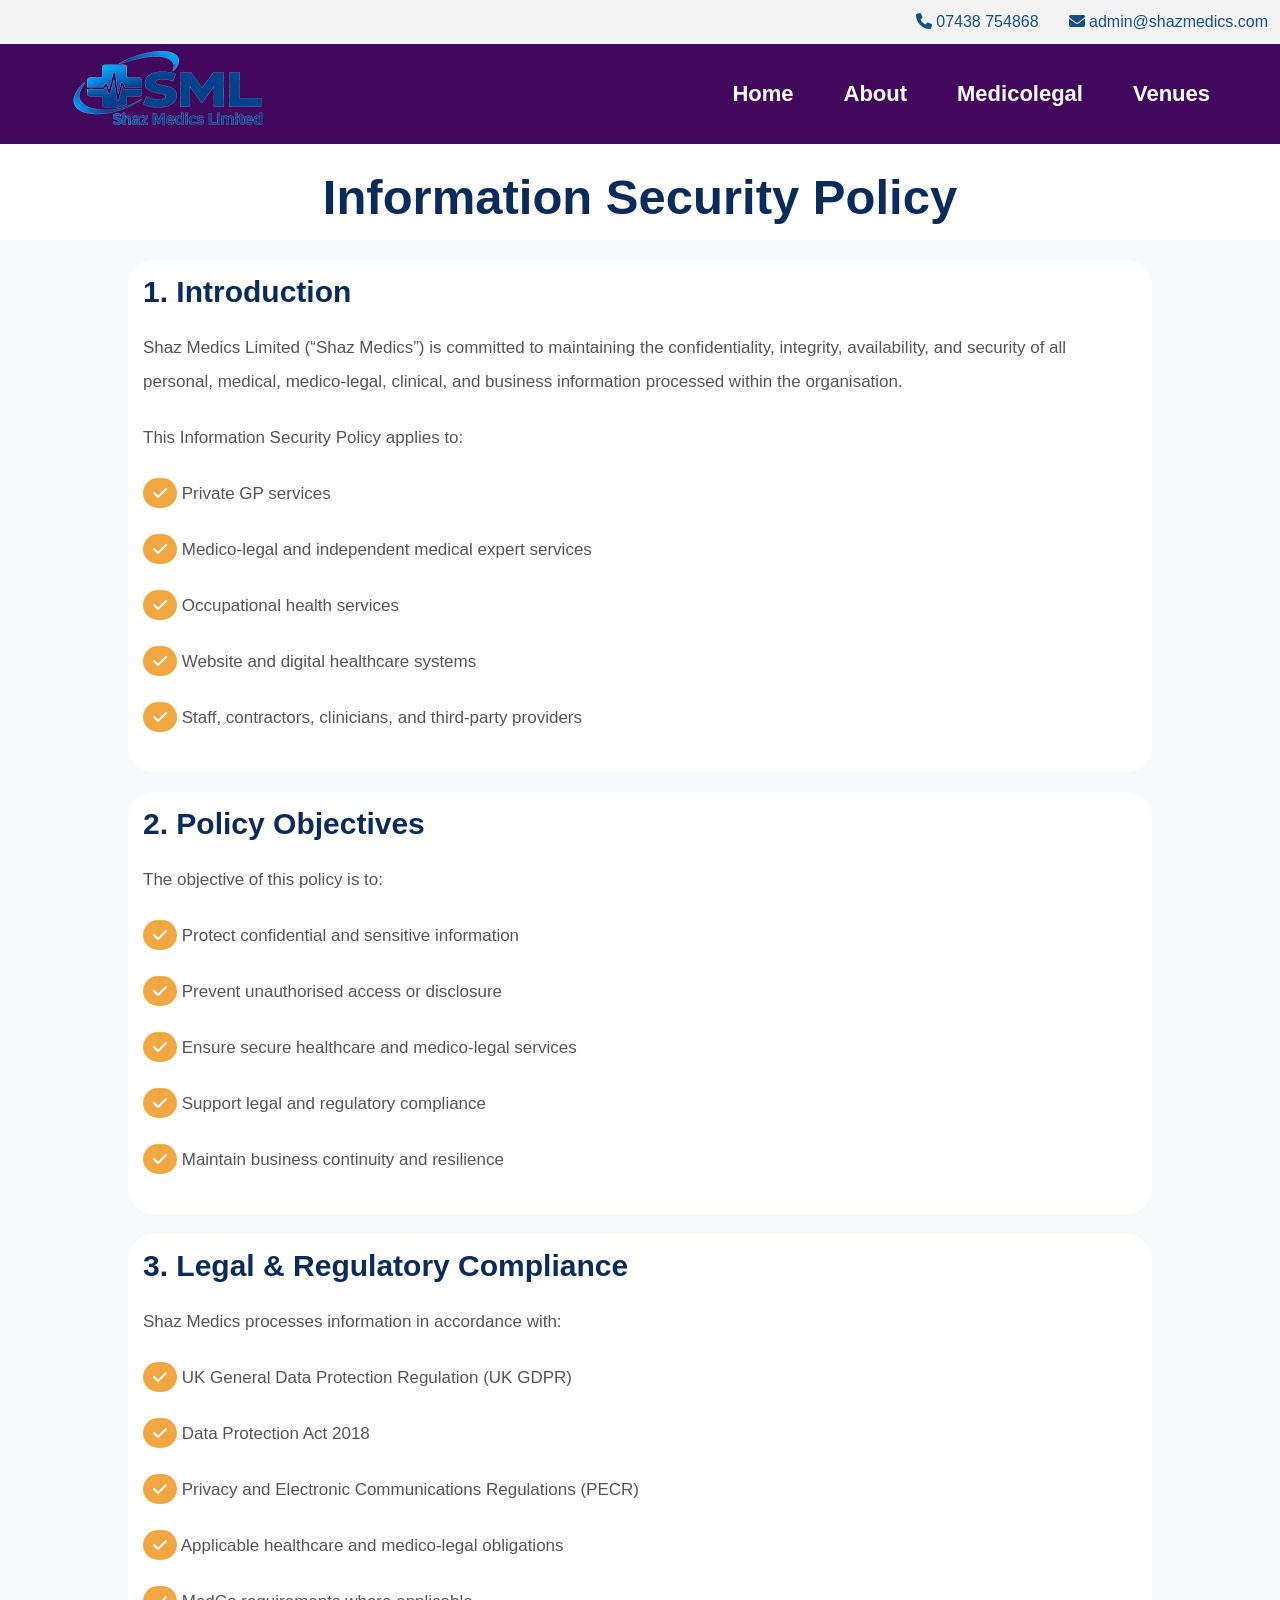
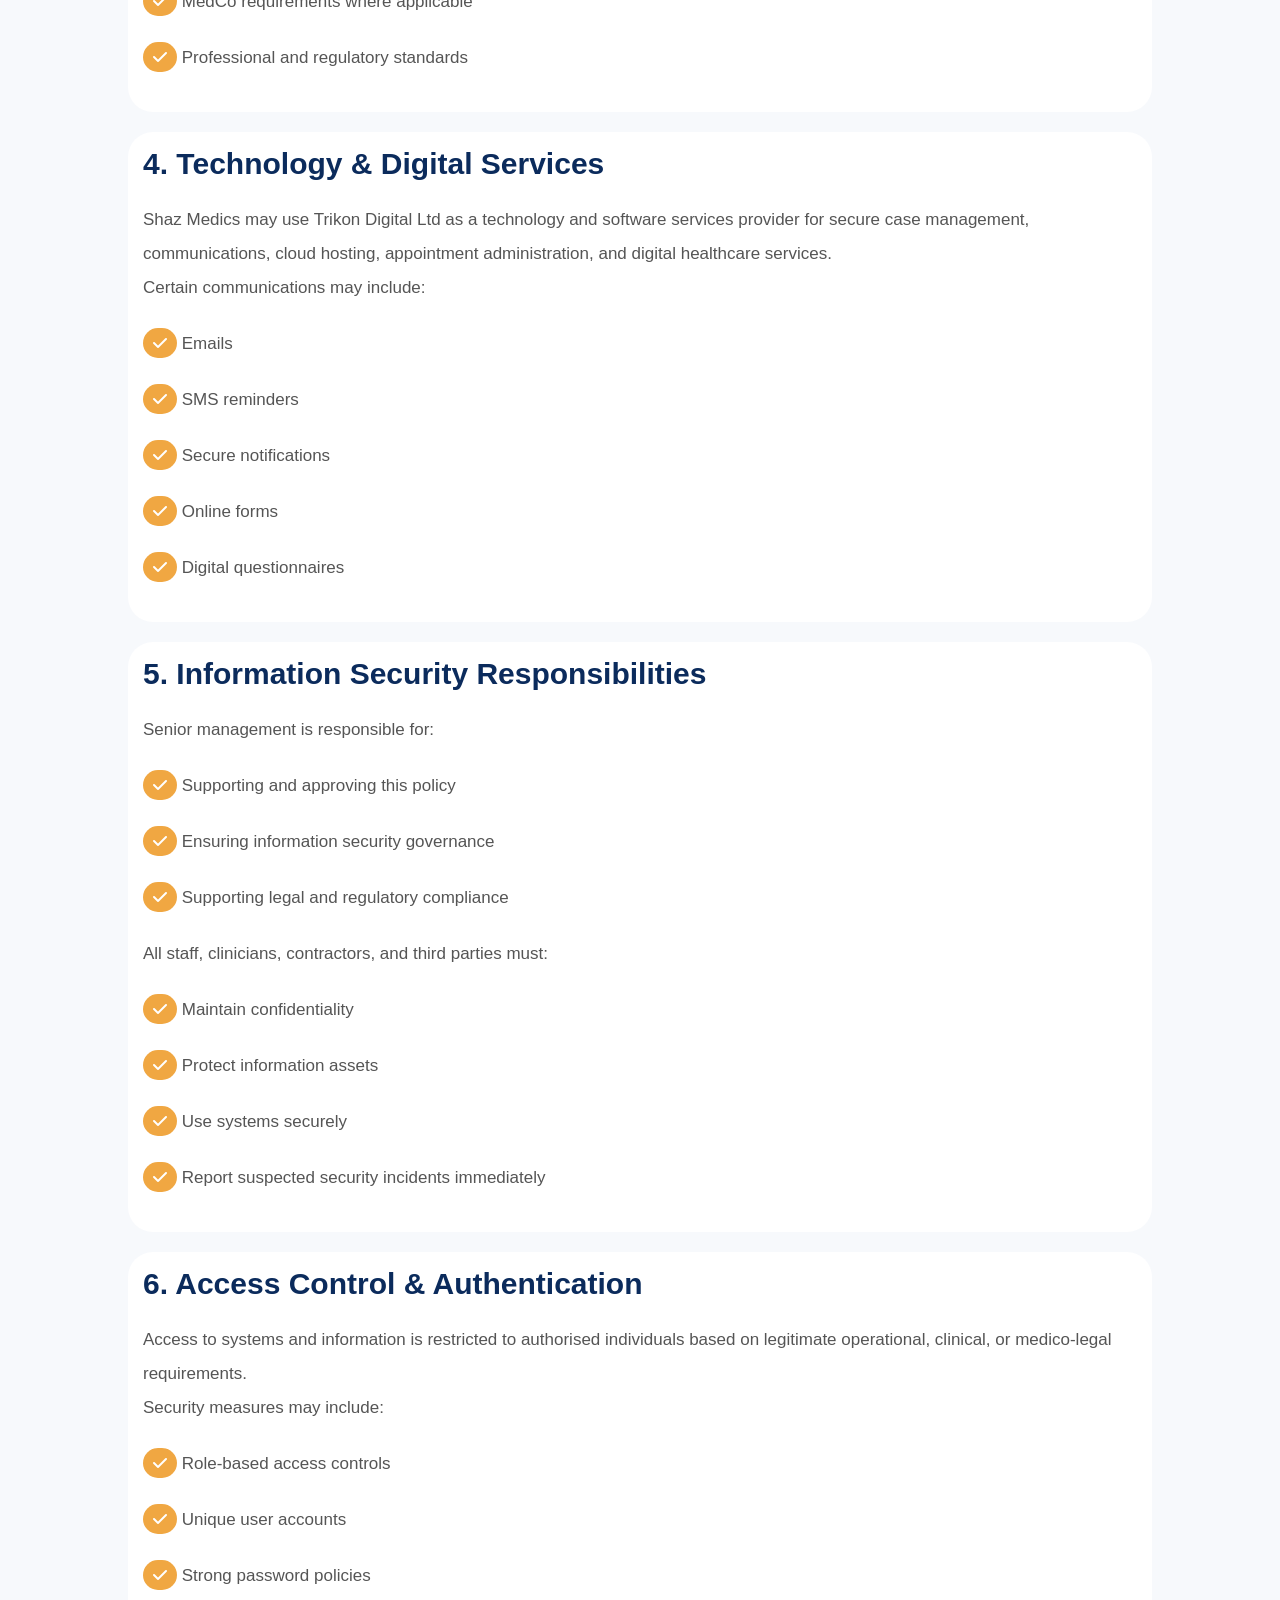
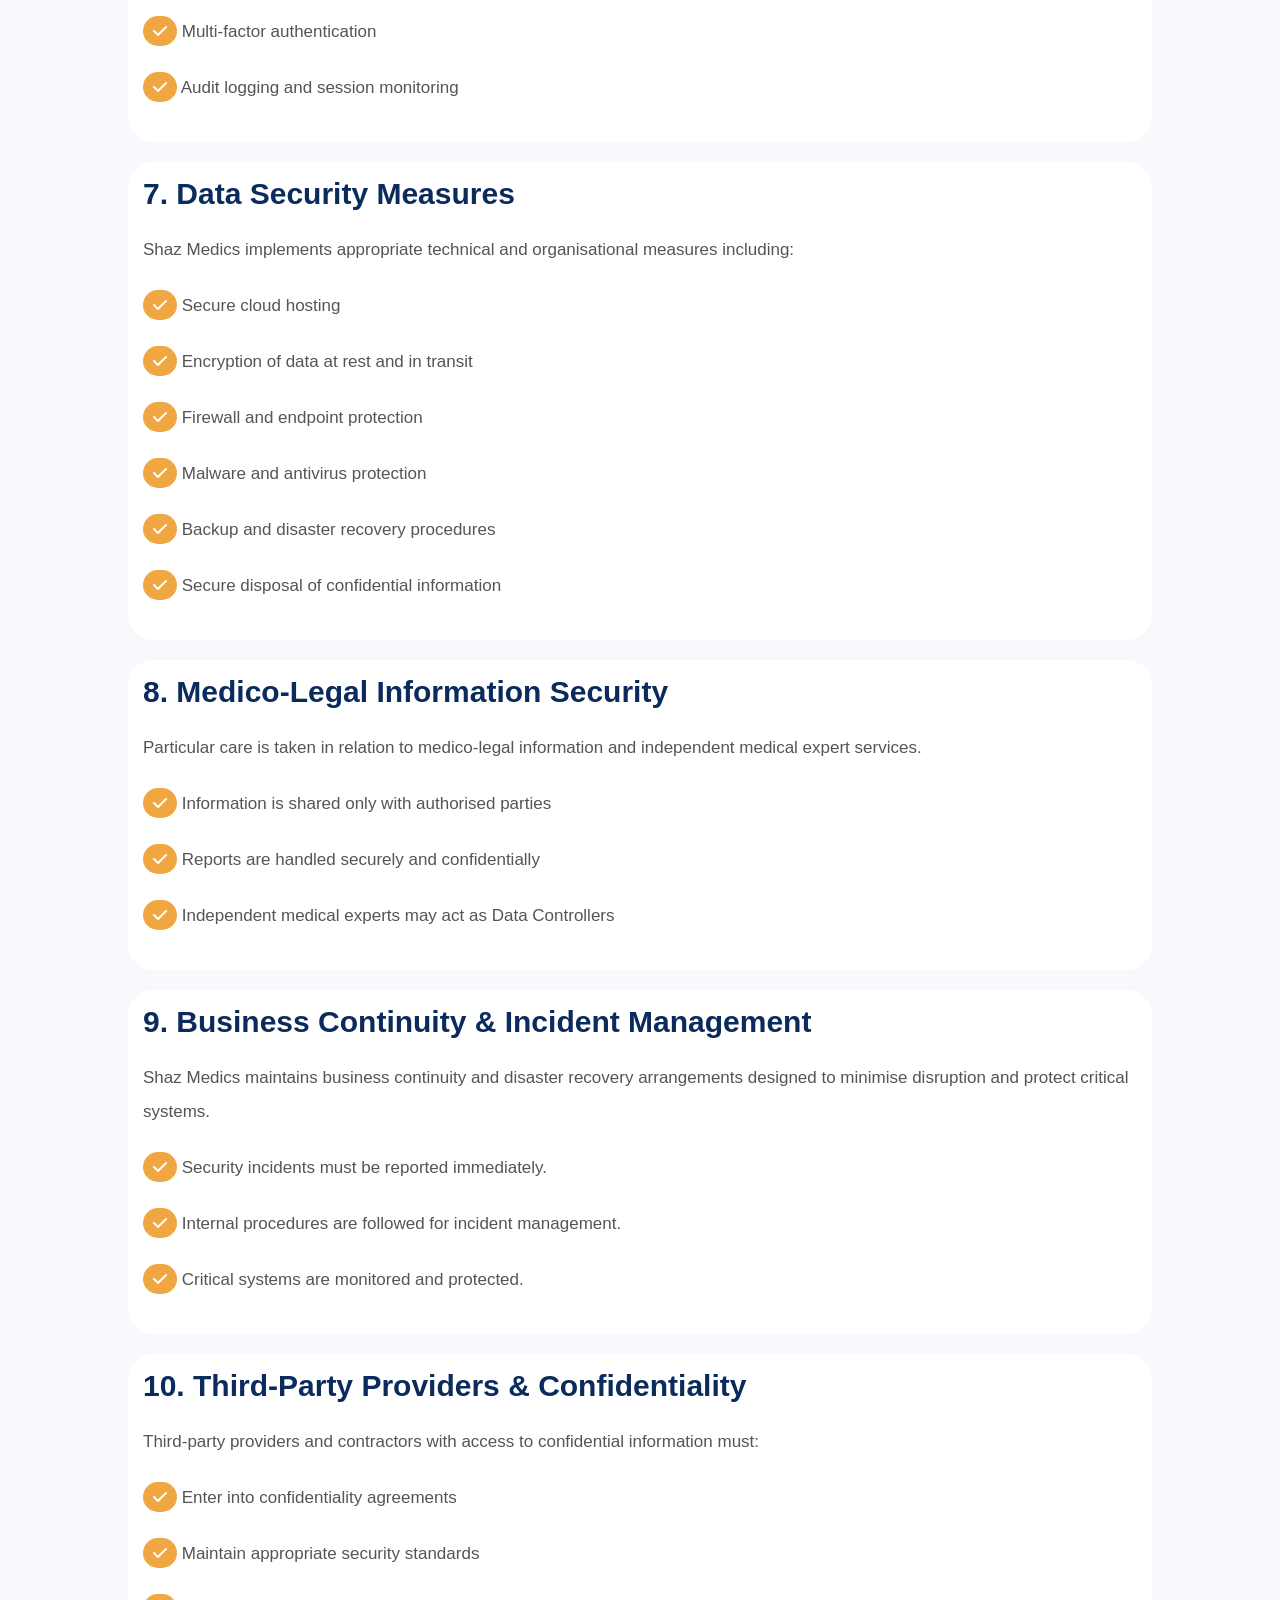
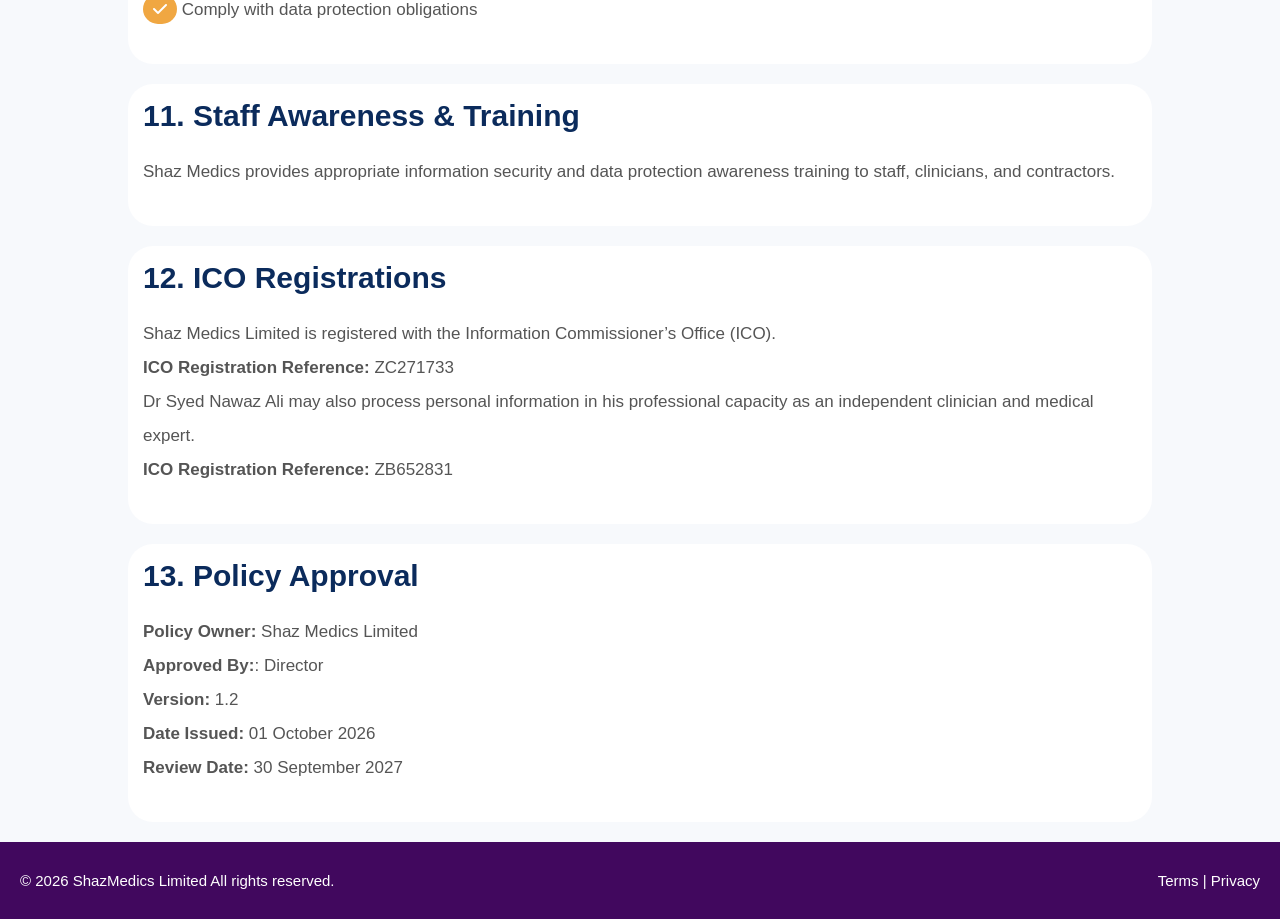
<file: InformationSecurityPolicy.html>
<!DOCTYPE html>
<html lang="en">

<head>
    <meta charset="UTF-8">
    <meta name="viewport" content="width=device-width, initial-scale=1.0">
    <!-- Meta Tags start-->
    <meta name="keywords"
        content="Shaz, Shaz Medics, Shaz Medics and Wellness, Shaz Wellness, Shaz Doctor, Doctor Appointments, 24 Hour Doctor, Online Doctor, Online Consultations, Child Doctor, Family Doctor, Second Opinion, Paediatric Doctor, Skin Specialist, Skin Doctor, Foreign Doctor, Diabetes Specialist, Heart Specialist, Cardiologist, Dermatologist, Old age, Arthritis, Asthma Specialist, Cancer Specialist, Well Man Clinic, Well Women Clinic, Cancer Screening, Nutrition Specialist, Sports Medicine Specialist, Cosmetic Specialist, Chronic Disease Management, Home Care, Doctor Memberships, Pharmacy Discounts, Clinical Lab, Minor Surgery, High Blood Pressure Care, Stroke Treatments, Contraception, Skin Peels, Acne Treatment, Botox Injections, Filler treatments, Lip Fillers, Chemical Peels, Non-Surgical Face Beauty Treatments, Vaccinations, Nurse dressings, Daily Injections, Nutri Boosters, Holistic Treatment, Yoga and Wellness" />

    <meta name="author" content="Dr Syed Nawaz Ali, Abdul Haseeb, Haseeb Zikani" />

    <meta name="description"
        content="Experience Primary Care Medical Services tailored for Chronic Diseases, Treatments, and Prevention alongside comprehensive Diet and Nutrition solutions. Enjoy the convenience of affordable monthly memberships, providing access to 24/7 doctor consultations." />

    <!-- Meta Tags end-->
    <title>Shaz Medics Limited | GP consultations, Aesthetic Services, and Independent Medico-legal - Expertise at Your
        Service</title>
    <link rel="icon" type="image/x-icon" href="images/FaviconIcon.png">
    <link rel="stylesheet" href="css/stylesheet.css">
    <link rel="stylesheet" href="css/footerStyleSheet.css">
    <link rel="stylesheet" href="css/InformationSecurityPolicy.css">
    <!-- Font Awesome -->
    <link rel="stylesheet" href="https://cdnjs.cloudflare/all.min.css" />
    <link rel="stylesheet" href="https://cdnjs.cloudflare.com/ajax/libs/font-awesome/6.7.1/css/all.min.css" />
</head>

<body>

    <!-- HEADER -->

    <header>

        <!-- Top Bar -->
        <div class="top-bar">
            <a>
                <i class="fa-solid fa-phone"></i>
                07438 754868
            </a>
            <a>
                <i class="fa-solid fa-envelope"></i>
                admin@shazmedics.com
            </a>
        </div>

        <!-- Navbar -->
        <nav class="navbar">

            <div class="hamburger" id="hamburger">
                <span></span>
                <span></span>
                <span></span>
            </div>

            <div class="logo">
                <b><img src="images/ShazMedicsLimitedLogo.png" alt="InformationSecurityPolicyLogo" /></b>
            </div>



            <ul class="nav-links" id="navLinks">
                <!-- Apna Code -->

                <div class="mobile-menu-header">
                    <div class="close-menu" id="closeMenu">
                        ✕
                    </div>
                </div>


                <!-- End -->

                <li><a href="index.html">Home</a></li>
                <li><a href="about.html">About</a></li>
                <li><a href="medicolegal.html">Medicolegal</a></li>
                <li><a href="venues.html">Venues</a></li>
            </ul>

        </nav>

    </header>

    <!-- Header End -->

    <!-- Information Security Policy  -->
    <div class="PrivacyCont">
        <h1>
            Information Security Policy
        </h1>
    </div>
    <div class="Cont">
        <div class="Box1">
            <h3>1. Introduction</h3>
            <p>
                Shaz Medics Limited (“Shaz Medics”) is committed to maintaining the confidentiality, integrity,
                availability, and security of all personal, medical, medico-legal, clinical, and business information
                processed within the organisation.
            </p>
            <p>This Information Security Policy applies to:</p>
            <p> <i class="fas fa-check"></i> Private GP services</p>
            <p> <i class="fas fa-check"></i> Medico-legal and independent medical expert services</p>
            <p> <i class="fas fa-check"></i> Occupational health services</p>
            <p> <i class="fas fa-check"></i> Website and digital healthcare systems</p>
            <p> <i class="fas fa-check"></i> Staff, contractors, clinicians, and third-party providers</p>
        </div>
        <div class="Box2">
            <h3>
                2. Policy Objectives
            </h3>
            <p>
                The objective of this policy is to:
            </p>
            <p> <i class="fas fa-check"></i> Protect confidential and sensitive information</p>
            <p> <i class="fas fa-check"></i> Prevent unauthorised access or disclosure</p>
            <p> <i class="fas fa-check"></i> Ensure secure healthcare and medico-legal services</p>
            <p> <i class="fas fa-check"></i> Support legal and regulatory compliance</p>
            <p> <i class="fas fa-check"></i> Maintain business continuity and resilience</p>

        </div>
        <div class="Box3">
            <h3>
                3. Legal & Regulatory Compliance
            </h3>
            <p>
                Shaz Medics processes information in accordance with:
            </p>
            <p> <i class="fas fa-check"></i> UK General Data Protection Regulation (UK GDPR)</p>
            <p> <i class="fas fa-check"></i> Data Protection Act 2018</p>
            <p> <i class="fas fa-check"></i> Privacy and Electronic Communications Regulations (PECR)</p>
            <p> <i class="fas fa-check"></i> Applicable healthcare and medico-legal obligations</p>
            <p> <i class="fas fa-check"></i> MedCo requirements where applicable</p>
            <p> <i class="fas fa-check"></i> Professional and regulatory standards</p>
        </div>
        <div class="Box4">
            <h3>
                4. Technology & Digital Services
            </h3>
            <p>
                Shaz Medics may use Trikon Digital Ltd as a technology and software services provider for secure case
                management, communications, cloud hosting, appointment administration, and digital healthcare services.
                <br>
                Certain communications may include:
            </p>
            <p> <i class="fas fa-check"></i> Emails</p>
            <p> <i class="fas fa-check"></i> SMS reminders</p>
            <p> <i class="fas fa-check"></i> Secure notifications</p>
            <p> <i class="fas fa-check"></i> Online forms</p>
            <p> <i class="fas fa-check"></i> Digital questionnaires</p>
        </div>
        <div class="Box5">
            <h3>
                5. Information Security Responsibilities
            </h3>
            <p>
                Senior management is responsible for:
            </p>
            <p> <i class="fas fa-check"></i> Supporting and approving this policy</p>
            <p> <i class="fas fa-check"></i> Ensuring information security governance</p>
            <p> <i class="fas fa-check"></i> Supporting legal and regulatory compliance</p>
            <p>All staff, clinicians, contractors, and third parties must:</p>
            <p> <i class="fas fa-check"></i> Maintain confidentiality</p>
            <p> <i class="fas fa-check"></i> Protect information assets</p>
            <p> <i class="fas fa-check"></i> Use systems securely </p>
            <p> <i class="fas fa-check"></i> Report suspected security incidents immediately </p>
        </div>
        <div class="Box6">
            <h3>
                6. Access Control & Authentication
            </h3>
            <p>
                Access to systems and information is restricted to authorised individuals based on legitimate
                operational, clinical, or medico-legal requirements.
                <br>
                Security measures may include:
            </p>
            <p> <i class="fas fa-check"></i> Role-based access controls </p>
            <p> <i class="fas fa-check"></i> Unique user accounts</p>
            <p> <i class="fas fa-check"></i> Strong password policies</p>
            <p> <i class="fas fa-check"></i> Multi-factor authentication</p>
            <p> <i class="fas fa-check"></i> Audit logging and session monitoring</p>
        </div>
        <div class="Box7">
            <h3>
                7. Data Security Measures
            </h3>
            <p>
                Shaz Medics implements appropriate technical and organisational measures including:
            </p>
            <p> <i class="fas fa-check"></i> Secure cloud hosting</p>
            <p> <i class="fas fa-check"></i> Encryption of data at rest and in transit</p>
            <p> <i class="fas fa-check"></i> Firewall and endpoint protection</p>
            <p> <i class="fas fa-check"></i> Malware and antivirus protection</p>
            <p> <i class="fas fa-check"></i> Backup and disaster recovery procedures</p>
            <p> <i class="fas fa-check"></i> Secure disposal of confidential information</p>
        </div>
        <div class="Box8">
            <h3>
                8. Medico-Legal Information Security

            </h3>
            <p>
                Particular care is taken in relation to medico-legal information and independent medical expert
                services.
            </p>
            <p> <i class="fas fa-check"></i> Information is shared only with authorised parties</p>
            <p> <i class="fas fa-check"></i> Reports are handled securely and confidentially</p>
            <p> <i class="fas fa-check"></i> Independent medical experts may act as Data Controllers</p>
        </div>
        <div class="Box9">
            <h3>
                9. Business Continuity & Incident Management
            </h3>
            <p>
                Shaz Medics maintains business continuity and disaster recovery arrangements designed to minimise
                disruption and protect critical systems.
            </p>
            <p> <i class="fas fa-check"></i> Security incidents must be reported immediately.</p>
            <p> <i class="fas fa-check"></i> Internal procedures are followed for incident management.</p>
            <p> <i class="fas fa-check"></i> Critical systems are monitored and protected.</p>

        </div>
        <div class="Box10">
            <h3>
                10. Third-Party Providers & Confidentiality
            </h3>
            <p>
                Third-party providers and contractors with access to confidential information must:
            </p>
            <p> <i class="fas fa-check"></i> Enter into confidentiality agreements</p>
            <p> <i class="fas fa-check"></i> Maintain appropriate security standards</p>
            <p> <i class="fas fa-check"></i> Comply with data protection obligations</p>
        </div>
        <div class="Box11">
            <h3>
                11. Staff Awareness & Training
            </h3>
            <p>
                Shaz Medics provides appropriate information security and data protection awareness training to staff,
                clinicians, and contractors.
            </p>
        </div>
        <div class="Box12">
            <h3>
                12. ICO Registrations
            </h3>
            <p>
                Shaz Medics Limited is registered with the Information Commissioner’s Office (ICO).
                <br>
                <b> ICO Registration Reference:</b> ZC271733<br>
                Dr Syed Nawaz Ali may also process personal information in his professional capacity as an independent
                clinician and medical expert.
                <br>
                <b> ICO Registration Reference:</b> ZB652831
            </p>
        </div>
        <div class="Box13">
            <h3>
                13. Policy Approval
            </h3>
            <p>
                <b>Policy Owner:</b> Shaz Medics Limited
                <br>
                <b>Approved By:</b>: Director
                <br>
                <b>Version:</b> 1.2
                <br>
                <b>Date Issued:</b> 01 October 2026
                <br>
                <b>Review Date:</b> 30 September 2027
            </p>
        </div>

    </div>


    <!-- FOOTER -->
    <section>
        <div class="FooterContainer">
            <div class="foot1">
                <p> © 2026 ShazMedics Limited All rights reserved. </p>
            </div>
            <div class="foot2">
                <p><a href="terms_conditions.html">Terms </a> | <a href="privacy_policy.html">Privacy</a> </p>
            </div>
        </div>
    </section>


    <script src="js/script.js"></script>
    <script src="js/footerScript.js"></script>

</body>

</html>
</file>
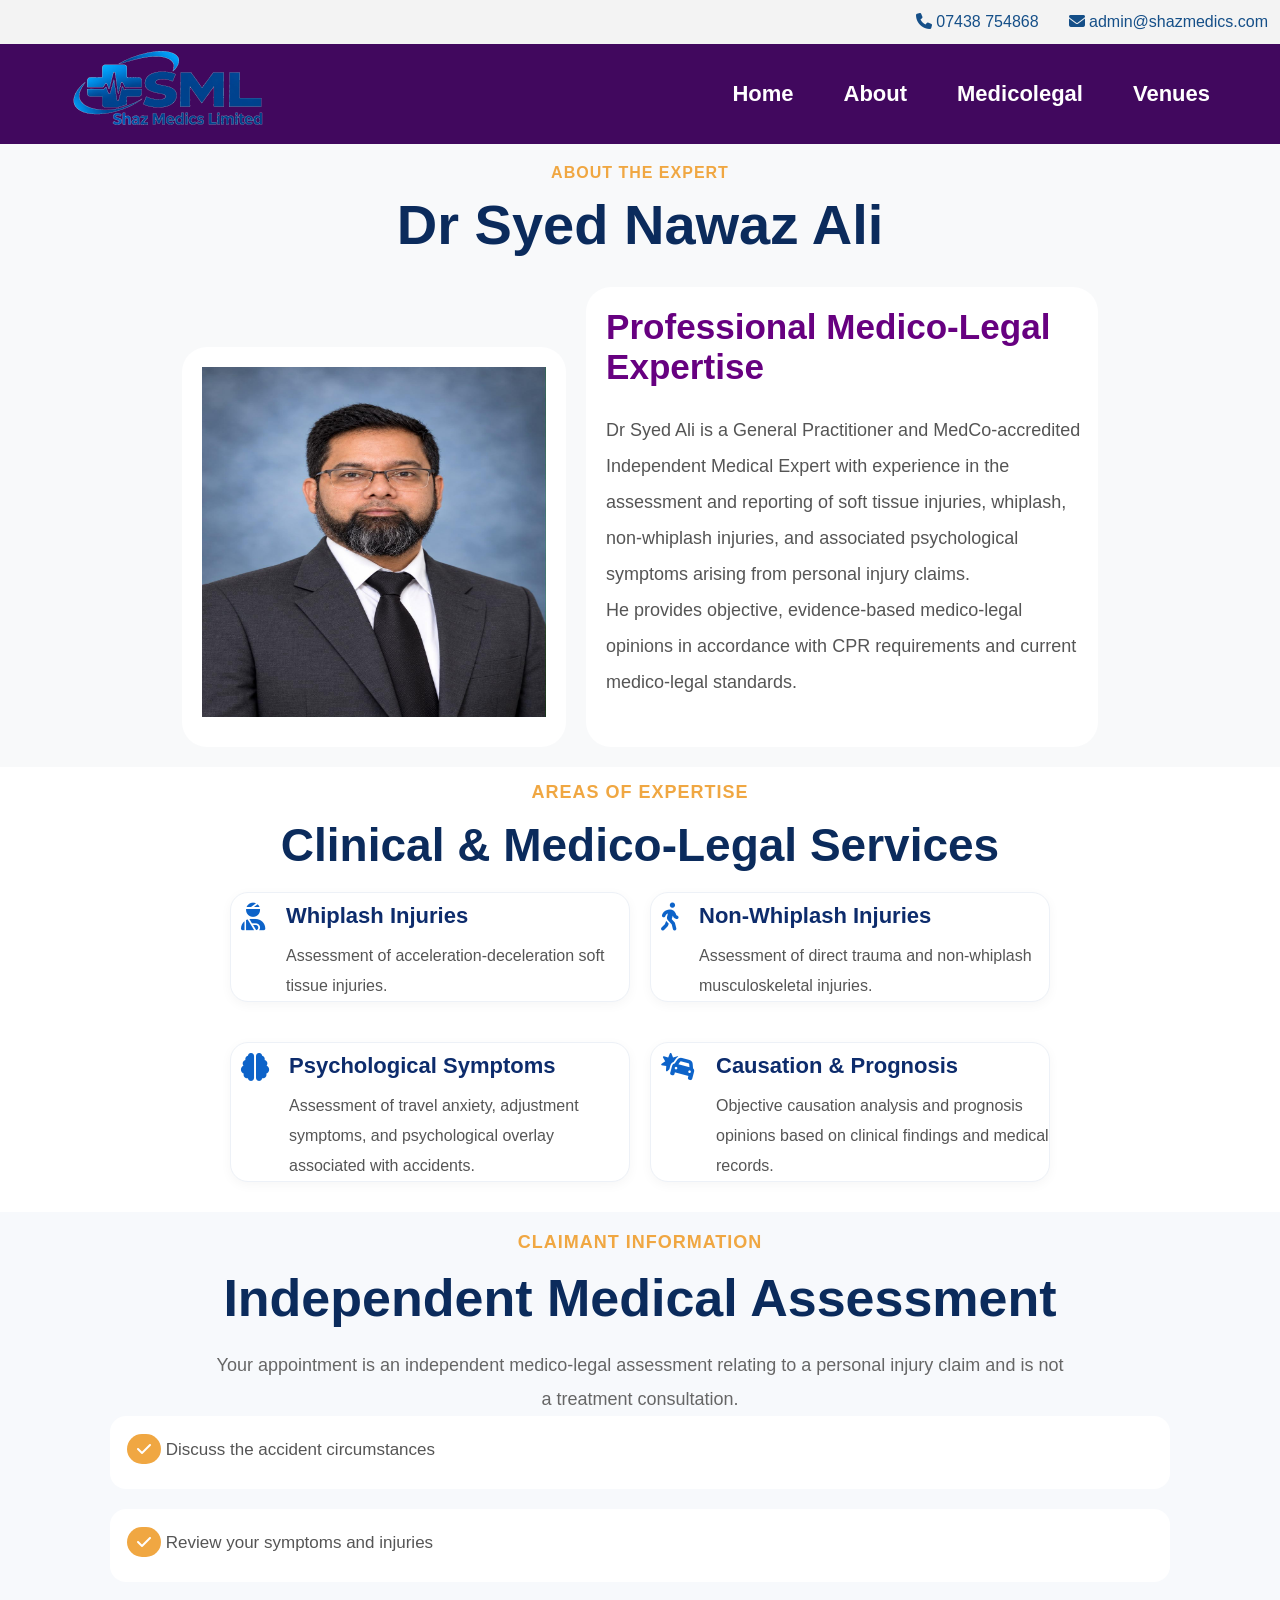
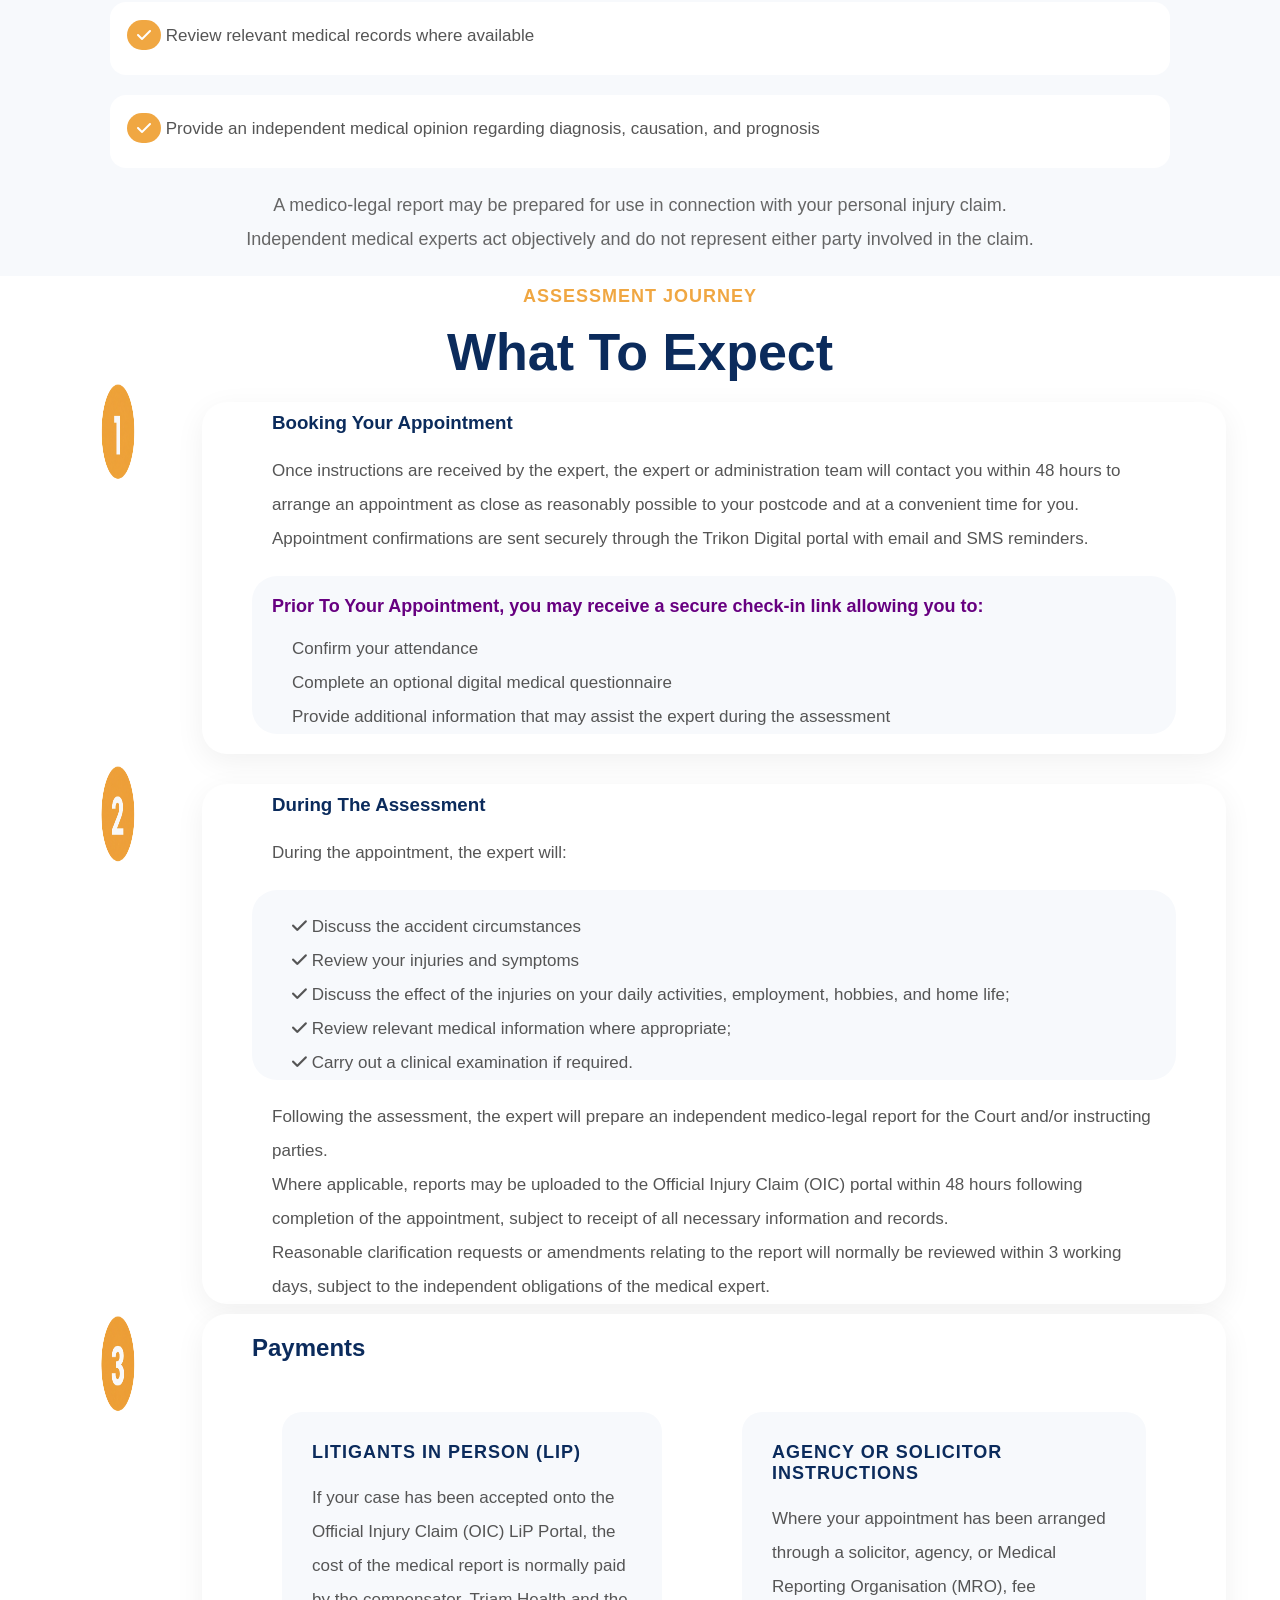
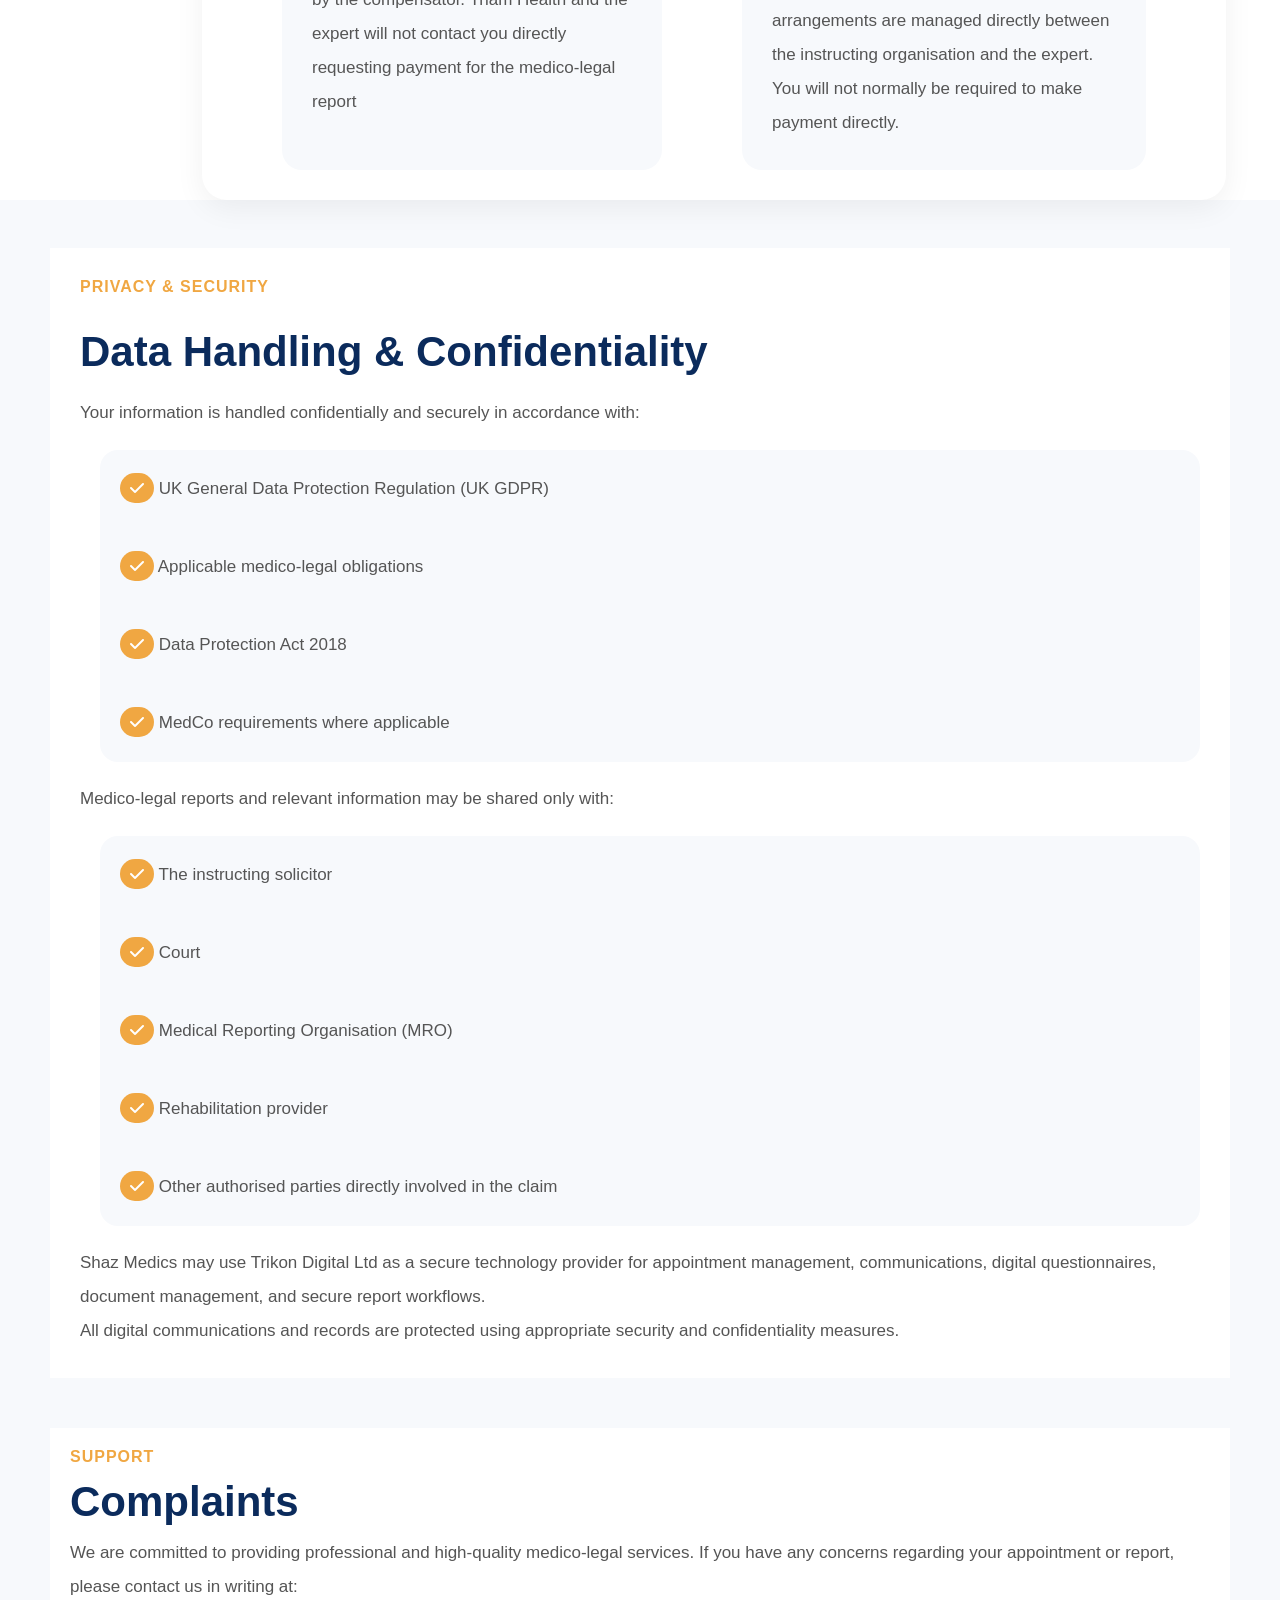
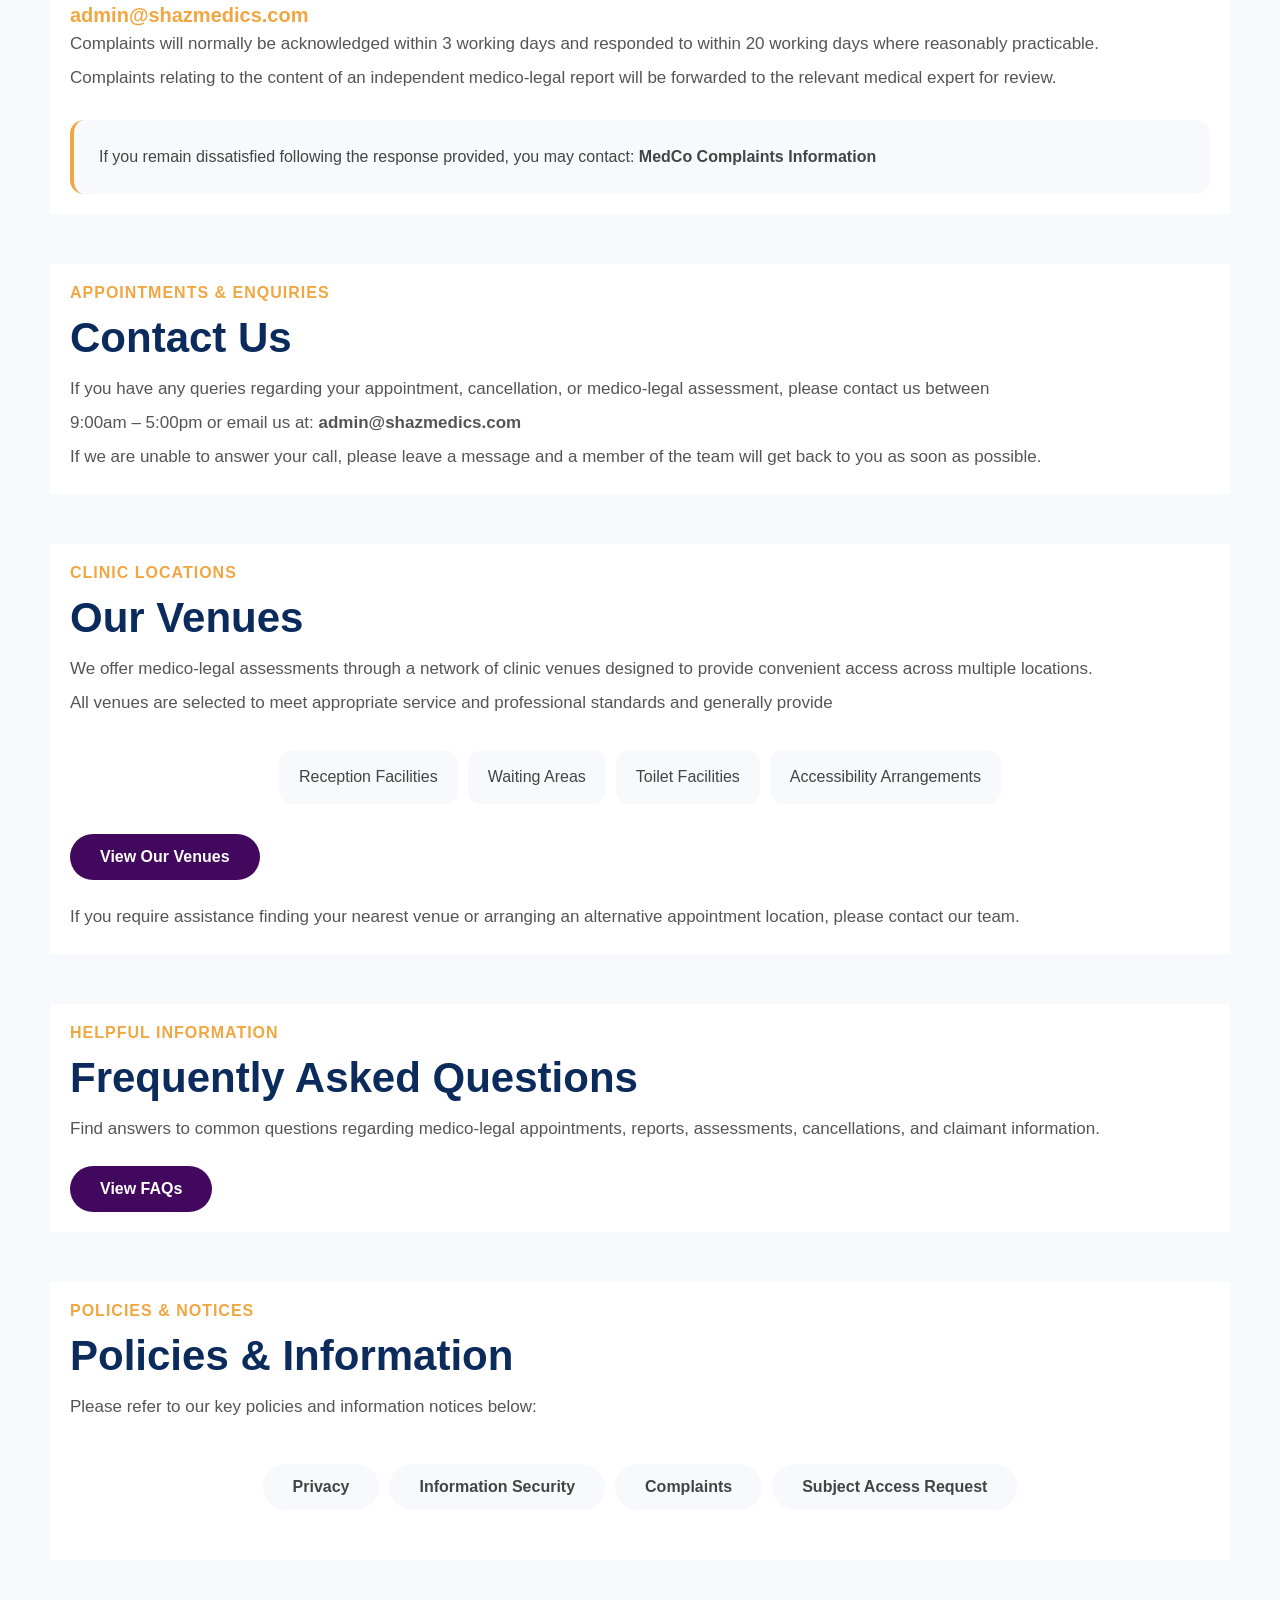
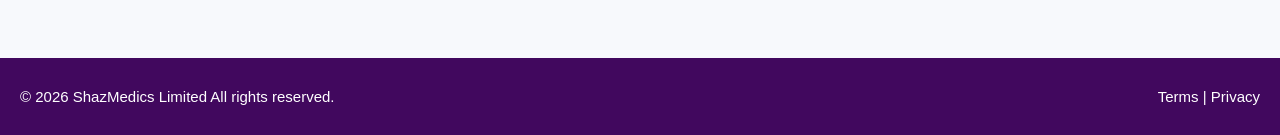
<file: medicolegal.html>
<!DOCTYPE html>
<html lang="en">

<head>
    <meta charset="UTF-8">
    <meta name="viewport" content="width=device-width, initial-scale=1.0">
    <!-- Meta Tags start-->
    <meta name="keywords"
        content="Shaz, Shaz Medics, Shaz Medics and Wellness, Shaz Wellness, Shaz Doctor, Doctor Appointments, 24 Hour Doctor, Online Doctor, Online Consultations, Child Doctor, Family Doctor, Second Opinion, Paediatric Doctor, Skin Specialist, Skin Doctor, Foreign Doctor, Diabetes Specialist, Heart Specialist, Cardiologist, Dermatologist, Old age, Arthritis, Asthma Specialist, Cancer Specialist, Well Man Clinic, Well Women Clinic, Cancer Screening, Nutrition Specialist, Sports Medicine Specialist, Cosmetic Specialist, Chronic Disease Management, Home Care, Doctor Memberships, Pharmacy Discounts, Clinical Lab, Minor Surgery, High Blood Pressure Care, Stroke Treatments, Contraception, Skin Peels, Acne Treatment, Botox Injections, Filler treatments, Lip Fillers, Chemical Peels, Non-Surgical Face Beauty Treatments, Vaccinations, Nurse dressings, Daily Injections, Nutri Boosters, Holistic Treatment, Yoga and Wellness" />

    <meta name="author" content="Dr Syed Nawaz Ali, Abdul Haseeb, Haseeb Zikani" />

    <meta name="description"
        content="Experience Primary Care Medical Services tailored for Chronic Diseases, Treatments, and Prevention alongside comprehensive Diet and Nutrition solutions. Enjoy the convenience of affordable monthly memberships, providing access to 24/7 doctor consultations." />

    <!-- Meta Tags end-->
    <title>Shaz Medics Limited | GP consultations, Aesthetic Services, and Independent Medico-legal - Expertise at Your
        Service</title>
    <link rel="icon" type="image/x-icon" href="images/FaviconIcon.png">
    <link rel="stylesheet" href="css/stylesheet.css">
    <link rel="stylesheet" href="css/footerStyleSheet.css">
    <link rel="stylesheet" href="css/medicolegal.css">
    <link rel="stylesheet" href="css/PrivacySecurity.css">
    <link rel="stylesheet" href="css/supportComplaint.css">
    <link rel="stylesheet" href="css/AppointmentAndEnquiry.css">
    <link rel="stylesheet" href="css/ClinicLocation.css">
    <link rel="stylesheet" href="css/HelpfulInformation.css">
    <link rel="stylesheet" href="css/policyInformation.css">

    <!-- Font Awesome -->
    <link rel="stylesheet" href="https://cdnjs.cloudflare/all.min.css" />
    <link rel="stylesheet" href="https://cdnjs.cloudflare.com/ajax/libs/font-awesome/6.7.1/css/all.min.css" />
</head>

<body>

    <!-- HEADER -->

    <header>

        <!-- Top Bar -->
        <div class="top-bar">
            <a>
                <i class="fa-solid fa-phone"></i>
                07438 754868
            </a>
            <a>
                <i class="fa-solid fa-envelope"></i>
                admin@shazmedics.com
            </a>
        </div>

        <!-- Navbar -->
        <nav class="navbar">

            <div class="hamburger" id="hamburger">
                <span></span>
                <span></span>
                <span></span>
            </div>

            <div class="logo">
                <b><img src="images/ShazMedicsLimitedLogo.png" alt="pic" /></b>
            </div>



            <ul class="nav-links" id="navLinks">
                <!-- Apna Code -->

                <div class="mobile-menu-header">
                    <div class="close-menu" id="closeMenu">
                        ✕
                    </div>
                </div>


                <!-- End -->

                <li><a href="index.html">Home</a></li>
                <li><a href="about.html">About</a></li>
                <li><a href="medicolegal.html">Medicolegal</a></li>
                <li><a href="venues.html">Venues</a></li>
            </ul>

        </nav>

    </header>

    <!-- Header End -->

    <!-- Medicolegal Code Start  -->
    <div class="MedicoContainer1">
        <div class="MedicoBox1">
            <h4>
                About The Expert
            </h4>
        </div>
        <div class="MedicoBox2">
            <h1>
                Dr Syed Nawaz Ali
            </h1>
        </div>

        <!-- Picture And Paragraph Code -->
        <div class="MedicoContainer2">
            <div class="bx1">
                <img src="images/DrSyedNawazAli.jpeg" alt="pic" />
            </div>
            <div class="bx2">
                <div style="color: #670080;
    font-size: 30px;
    font-weight: 700;
    margin-bottom: 25px;">
                    <h3>Professional Medico-Legal Expertise</h3>
                </div>
                <div>
                    <p style="font-size: 18px;
    color: #555;
    line-height: 36px;
    margin-bottom: 25px;">
                        Dr Syed Ali is a General Practitioner and MedCo-accredited Independent Medical Expert with
                        experience in the assessment and reporting of soft tissue injuries, whiplash, non-whiplash
                        injuries,
                        and associated psychological symptoms arising from personal injury claims.
                        <br>
                        He provides objective, evidence-based medico-legal opinions in accordance with CPR requirements
                        and
                        current medico-legal standards.
                    </p>
                </div>
            </div>
        </div>
        <!-- Picture Code End -->
    </div>
    <!-- Medicolegal Code End -->

    <!-- Section 2 begins Clinical and Medico-Legal Services -->

    <section class="SectionBoss">
        <div class="Clinicalcontainer">
            <div class="clinicbox1">
                <h4>Areas Of Expertise</h4>
            </div>
            <div class="clinicbox2">
                <h2>Clinical & Medico-Legal Services</h2>
            </div>
        </div>

        <div class="Section1Container">
            <div class="b1">
                <div><i class="fas fa-user-injured"></i></div>
                <div>
                    <h4>Whiplash Injuries</h4>
                    <p>Assessment of acceleration-deceleration soft tissue injuries.</p>
                </div>
            </div>
            <div class="b2">
                <div><i class="fas fa-walking expertise-icon"></i></div>
                <div>
                    <h4>Non-Whiplash Injuries</h4>
                    <p>Assessment of direct trauma and non-whiplash musculoskeletal injuries.</p>
                </div>
            </div>

        </div>

        <div class="Section2Container">
            <div class="b3">
                <div><i class="fas fa-brain"></i></div>
                <div>
                    <h4>Psychological Symptoms</h4>
                    <p>Assessment of travel anxiety, adjustment symptoms, and psychological overlay associated with
                        accidents.</p>
                </div>
            </div>
            <div class="b4">
                <div><i class="fas fa-car-crash expertise-icon"></i></div>
                <div>
                    <h4>Causation & Prognosis</h4>
                    <p>Objective causation analysis and prognosis opinions based on clinical findings and medical
                        records.</p>
                </div>
            </div>
        </div>

    </section>

    <!-- Claimant Information -->

    <div class="Sec">
        <div class="Sec1">
            <h4>Claimant Information</h4>
        </div>
        <div class="Sec2">
            <h1>Independent Medical Assessment</h1>
        </div>
        <div class="Sec3">
            <p>
                Your appointment is an independent medico-legal assessment relating to a personal injury claim and
                is not a treatment consultation.
            </p>
        </div>

        <!-- Tabs Work Start-->

        <div class="Sect">
            <div class="tab1">
                <p> <i class="fas fa-check"></i> Discuss the accident circumstances</p>
            </div>
            <div class="tab2">
                <p> <i class="fas fa-check"></i> Review your symptoms and injuries</p>
            </div>
            <div class="tab3">
                <p> <i class="fas fa-check"></i> Review relevant medical records where available</p>
            </div>
            <div class="tab4">
                <p> <i class="fas fa-check"></i> Provide an independent medical opinion regarding diagnosis, causation,
                    and prognosis</p>
            </div>
        </div>

        <!-- Tabs Work End-->

        <!-- Paragragh Start  -->
        <div class="cnt1">
            <p>
                A medico-legal report may be prepared for use in connection with your personal injury claim.
                <br>
                Independent medical experts act objectively and do not represent either party involved in the claim.
            </p>
        </div>
        <!-- Paragraph End -->


    </div>

    <!-- Assesment Journey Section Start -->
    <div class="AssesmentContainer">
        <div>
            <h4>
                Assessment Journey
            </h4>
        </div>
        <div>
            <h1>
                What To Expect
            </h1>
        </div>

        <!-- Booking Your Appointment -->
        <div class="AssesmentCont">
            <div class="boX1">
                <img src="images/Num1.png" alt="num1" />
            </div>
            <div class="boX2">
                <div style="padding-top: 10px;">
                    <h3>
                        Booking Your Appointment
                    </h3>
                </div>
                <div>
                    <p>
                        Once instructions are received by the expert, the expert or administration team will contact you
                        within 48 hours to arrange an appointment as close as reasonably possible to your postcode and
                        at a
                        convenient time for you.
                        <br>
                        Appointment confirmations are sent securely through the Trikon Digital portal with email and SMS
                        reminders.

                    </p>
                </div>
                <div class="parCont" style="padding-top: 20px; margin-top: 20px;margin-bottom: 20px;">
                    <h5 style="color: #670080;">
                        Prior To Your Appointment, you may receive a secure check-in link allowing you to:
                    </h5>
                    <p>
                        Confirm your attendance <br>
                        Complete an optional digital medical questionnaire <br>
                        Provide additional information that may assist the expert during the assessment <br>
                    </p>
                </div>
            </div>
        </div>
        <!-- During The Assessment -->
        <div class="AssesmentCont2">
            <div class="box1">
                <img src="images/Num2.png" alt="num1" />
            </div>
            <div class="boX2">
                <div style="padding-top: 10px;">
                    <h3>
                        During The Assessment
                    </h3>
                </div>
                <div>
                    <p>
                        During the appointment, the expert will:
                    </p>
                </div>
                <div class="parcont">
                    <p> <i class="fas fa-check"></i> Discuss the accident circumstances</p>
                    <p> <i class="fas fa-check"></i> Review your injuries and symptoms</p>
                    <p> <i class="fas fa-check"></i> Discuss the effect of the injuries on your daily activities,
                        employment, hobbies, and home
                        life;</p>
                    <p> <i class="fas fa-check"></i> Review relevant medical information where appropriate;</p>
                    <p> <i class="fas fa-check"></i> Carry out a clinical examination if required.</p>
                </div>
                <div>
                    <p>
                        Following the assessment, the expert will prepare an independent medico-legal report for the
                        Court
                        and/or instructing parties.
                        <br>
                        Where applicable, reports may be uploaded to the Official Injury Claim (OIC) portal within 48
                        hours
                        following completion of the appointment, subject to receipt of all necessary information and
                        records.
                        <br>
                        Reasonable clarification requests or amendments relating to the report will normally be reviewed
                        within
                        3 working days, subject to the independent obligations of the medical expert.
                    </p>
                </div>
            </div>
        </div>

        <!-- Booking Your Appointment Start-->
        <div class="AssesmentCont3">
            <div class="Daba1">
                <img src="images/Num3.png" alt="num3" />
            </div>
            <div class="Daba2">
                <h2 style="color: #0b2b5c;
    font-weight: 700;
    margin-bottom: 20px;
    padding-top: 20px;">
                    Payments
                </h2>
                <!-- Yaha Rakhdo Code -->
                <div class="PaymentContainer">
                    <div class="Paycont1">
                        <h4>Litigants in Person (LiP)</h4>
                        <p>If your case has been accepted onto the Official Injury Claim (OIC) LiP Portal, the cost of
                            the
                            medical
                            report is normally paid by the compensator. Triam Health and the expert will not contact you
                            directly
                            requesting payment for the medico-legal report</p>
                    </div>
                    <div class="Paycont2">
                        <h4>Agency or Solicitor Instructions</h4>
                        <p>Where your appointment has been arranged through a solicitor, agency, or Medical Reporting
                            Organisation
                            (MRO), fee arrangements are managed directly between the instructing organisation and the
                            expert. You
                            will not normally be required to make payment directly.</p>
                    </div>
                </div>
            </div>
        </div>

        <!-- Booking Your Appointment End -->

    </div>
    <!-- Assesment Journey Section End-->

    <!-- All Divs Privacy Security till policy notices include in this Div  -->
    <div class="SuperMainCont">
        <div class="div1" style="margin-left: 50px;margin-right: 50px;margin-bottom: 50px;">
            <!-- Privacy and Security  start-->
            <div class="PScont">
                <div class="Ps1">
                    <h4>Privacy & Security</h4>
                </div>
                <div class="Ps2">
                    <h2>Data Handling & Confidentiality</h2>
                </div>
                <div class="Ps3">
                    <p>Your information is handled confidentially and securely in accordance with:</p>
                </div>
                <div class="Ps4">
                    <p> <i class="fas fa-check"></i> UK General Data Protection Regulation (UK GDPR)</p>
                    <p> <i class="fas fa-check"></i> Applicable medico-legal obligations</p>
                    <p> <i class="fas fa-check"></i> Data Protection Act 2018</p>
                    <p> <i class="fas fa-check"></i> MedCo requirements where applicable</p>
                </div>
                <div class="Ps5">
                    <p>
                        Medico-legal reports and relevant information may be shared only with:
                    </p>
                </div>
                <div class="Ps6">
                    <p> <i class="fas fa-check"></i> The instructing solicitor</p>
                    <p> <i class="fas fa-check"></i> Court</p>
                    <p> <i class="fas fa-check"></i> Medical Reporting Organisation (MRO)</p>
                    <p> <i class="fas fa-check"></i> Rehabilitation provider</p>
                    <p> <i class="fas fa-check"></i> Other authorised parties directly involved in the claim</p>
                </div>
                <div class="Ps7">
                    <p>
                        Shaz Medics may use Trikon Digital Ltd as a secure technology provider for appointment
                        management,
                        communications, digital questionnaires, document management, and secure report workflows.
                        <br>
                        All digital communications and records are protected using appropriate security and
                        confidentiality
                        measures.
                    </p>
                </div>
            </div>
            <!-- Privacy and Security  End-->

        </div>
        <div class="div2" style="margin-left: 50px;margin-right: 50px;margin-bottom: 50px;">
            <!-- Support Complaint Start-->
            <div class="SupportContainer">
                <div class="supportbox1">
                    <h4>
                        Support
                    </h4>
                </div>
                <div class="supportbox2">
                    <h2>
                        Complaints
                    </h2>
                </div>
                <div class="supportbox3">
                    <p>
                        We are committed to providing professional and high-quality medico-legal services. If you have
                        any
                        concerns regarding your appointment or report, please contact us in writing at:
                    </p>
                </div>
                <div class="supportbox4">
                    <b>admin@shazmedics.com</b>
                </div>
                <div class="supportbox5">
                    <p>
                        Complaints will normally be acknowledged within 3 working days and responded to within 20
                        working days
                        where reasonably practicable.
                        <br>
                        Complaints relating to the content of an independent medico-legal report will be forwarded to
                        the
                        relevant medical expert for review.
                    </p>
                </div>
                <div class="supportbox6">
                    <p>
                        If you remain dissatisfied following the response provided, you may contact: <b>MedCo Complaints
                            Information</b>
                    </p>
                </div>
            </div>
            <!-- Support Complaint End-->

        </div>
        <div class="div3" style="margin-left: 50px;margin-right: 50px;margin-bottom: 50px;">
            <!-- Appointment and Enquiries start-->
            <div class="AppointmentAndEnquiresContainer">
                <div class="AppEnqCont1">
                    <h4>Appointments & Enquiries</h4>
                </div>
                <div class="AppEnqCont2">
                    <h2>Contact Us</h2>
                </div>
                <div class="AppEnqCont3">
                    <p>
                        If you have any queries regarding your appointment, cancellation, or medico-legal assessment,
                        please
                        contact us between <br>
                        9:00am – 5:00pm or email us at: <b>admin@shazmedics.com</b>
                    </p>
                </div>
                <div class="AppEnqCont4">
                    <p>
                        If we are unable to answer your call, please leave a message and a member of the team will get
                        back to
                        you as soon as possible.
                    </p>
                </div>
            </div>
            <div class="div4" style="margin-top: 50px;">
                <!-- Appointment and Enquiries End-->

                <!-- Clinic Locations Start -->
                <div class="ClinicContainer">
                    <div class="ClinicContainerBox1">
                        <h4>Clinic Locations</h4>
                    </div>
                    <div class="ClinicContainerBox2">
                        <h2>Our Venues</h2>
                    </div>
                    <div class="ClinicContainerBox3">
                        <p>
                            We offer medico-legal assessments through a network of clinic venues designed to provide
                            convenient
                            access across multiple locations.
                            <br>
                            All venues are selected to meet appropriate service and professional standards and generally
                            provide
                        </p>
                    </div>
                    <div class="ClinicContainerBox4">
                        <!-- Paste Wrap Code Here -->
                        <div class="conTain">
                            <div class="conTain1">
                                Reception Facilities
                            </div>
                            <div class="conTain2">
                                Waiting Areas
                            </div>
                            <div class="conTain3">
                                Toilet Facilities
                            </div>
                            <div class="conTain4">
                                Accessibility Arrangements
                            </div>
                        </div>
                        <!-- End Wrap Code Here -->
                    </div>
                    <div class="ClinicContainerBox5">
                        <a href="venues.html" class="clinic-btn" style="background-color: #41085e;">View Our Venues</a>
                    </div>
                    <div class="ClinicContainerBox6">
                        <p>
                            If you require assistance finding your nearest venue or arranging an alternative appointment
                            location,
                            please contact our team.
                        </p>
                    </div>
                </div>
                <!-- Clinic Locations End -->
            </div>
            <div class="div5" style="margin-top: 50px;">
                <!-- Helpful Information start -->

                <div class="HelpContainer">
                    <div class="HelpContainer1">
                        <h4>Helpful Information</h4>
                    </div>
                    <div class="HelpContainer2">
                        <h2>Frequently Asked Questions</h2>
                    </div>
                    <div class="HelpContainer3">
                        <p>
                            Find answers to common questions regarding medico-legal appointments, reports, assessments,
                            cancellations, and claimant information.
                        </p>
                    </div>
                    <div class="HelpContainer4">
                        <a href="FAQs.html" class="FAQs-btn" style="background-color: #41085e;">View FAQs</a>
                    </div>
                </div>

                <!-- Helpful Information End -->

            </div>
            <div class="div6" style="margin-top: 50px;">
                <!-- Policies & Notices Start -->

                <div class="PolicyContainer">
                    <div class="PolicyContainer1">
                        <h4>Policies & Notices</h4>
                    </div>
                    <div class="PolicyContainer2">
                        <h2>Policies & Information</h2>
                    </div>
                    <div class="PolicyContainer3">
                        <p>
                            Please refer to our key policies and information notices below:
                        </p>
                    </div>
                    <div class="PolicyContainer4">
                        <!-- Flex Wrap Code -->
                        <div class="PoliciesAndNoticeContainer">
                            <div class="PoliciesAndNoticeContainer1">
                                <a href="privacy_policy.html" class="PoliciesAndNotice1-btn">Privacy</a>
                            </div>
                            <div class="PoliciesAndNoticeContainer2">
                                <a href="InformationSecurityPolicy.html" class="PoliciesAndNotice2-btn">Information
                                    Security</a>
                            </div>
                            <div class="PoliciesAndNoticeContainer3">
                                <a href="ComplaintPolicy.html" class="PoliciesAndNotice3-btn">Complaints</a>
                            </div>
                            <div class="PoliciesAndNoticeContainer4">
                                <a href="subjectAccessRequest.html" class="PoliciesAndNotice4-btn">Subject Access
                                    Request</a>
                            </div>
                        </div>

                    </div>
                </div>

                <!-- Policies & Notices End -->
            </div>
        </div>

    </div>


    <!-- FOOTER -->
    <section>
        <div class="FooterContainer">
            <div class="foot1">
                <p> © 2026 ShazMedics Limited All rights reserved. </p>
            </div>
            <div class="foot2">
                <p><a href="terms_conditions.html">Terms </a> | <a href="privacy_policy.html">Privacy</a> </p>
            </div>
        </div>
    </section>


    <script src="js/script.js"></script>
    <script src="js/footerScript.js"></script>

</body>

</html>
</file>
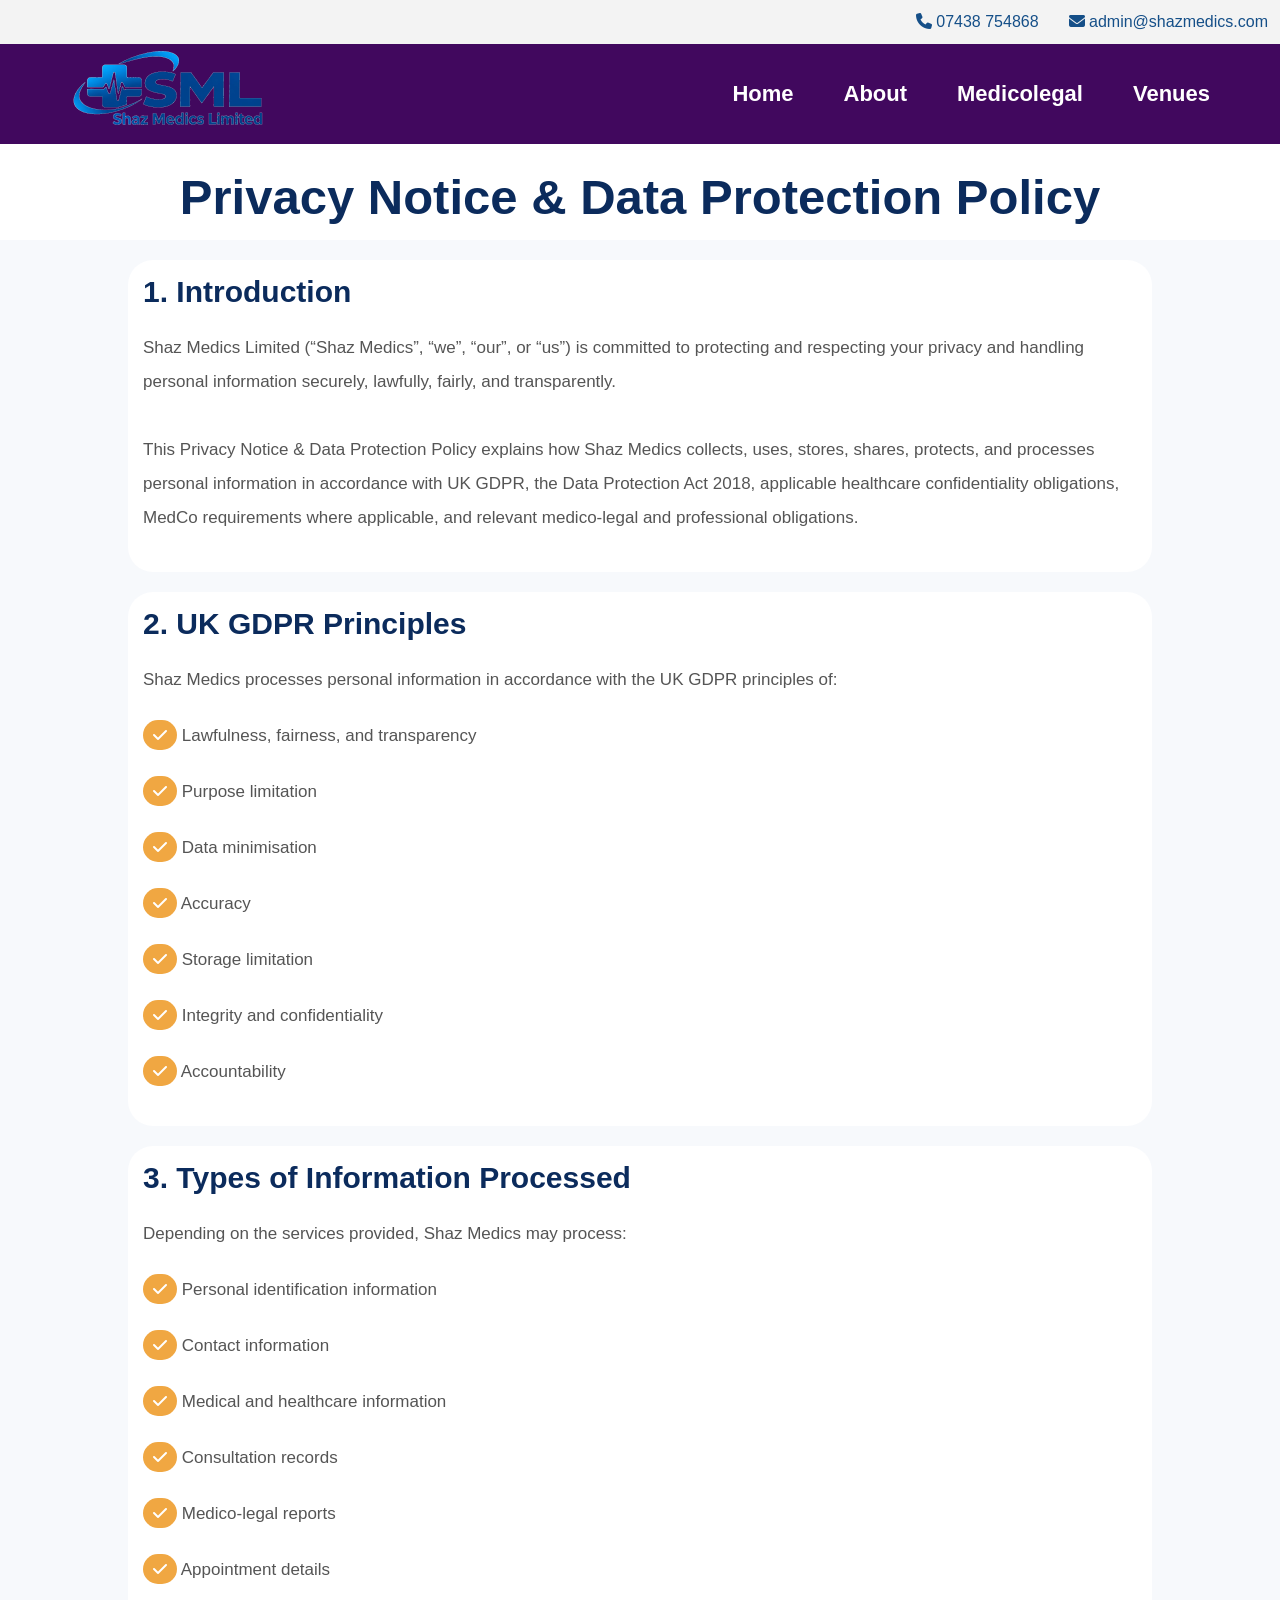
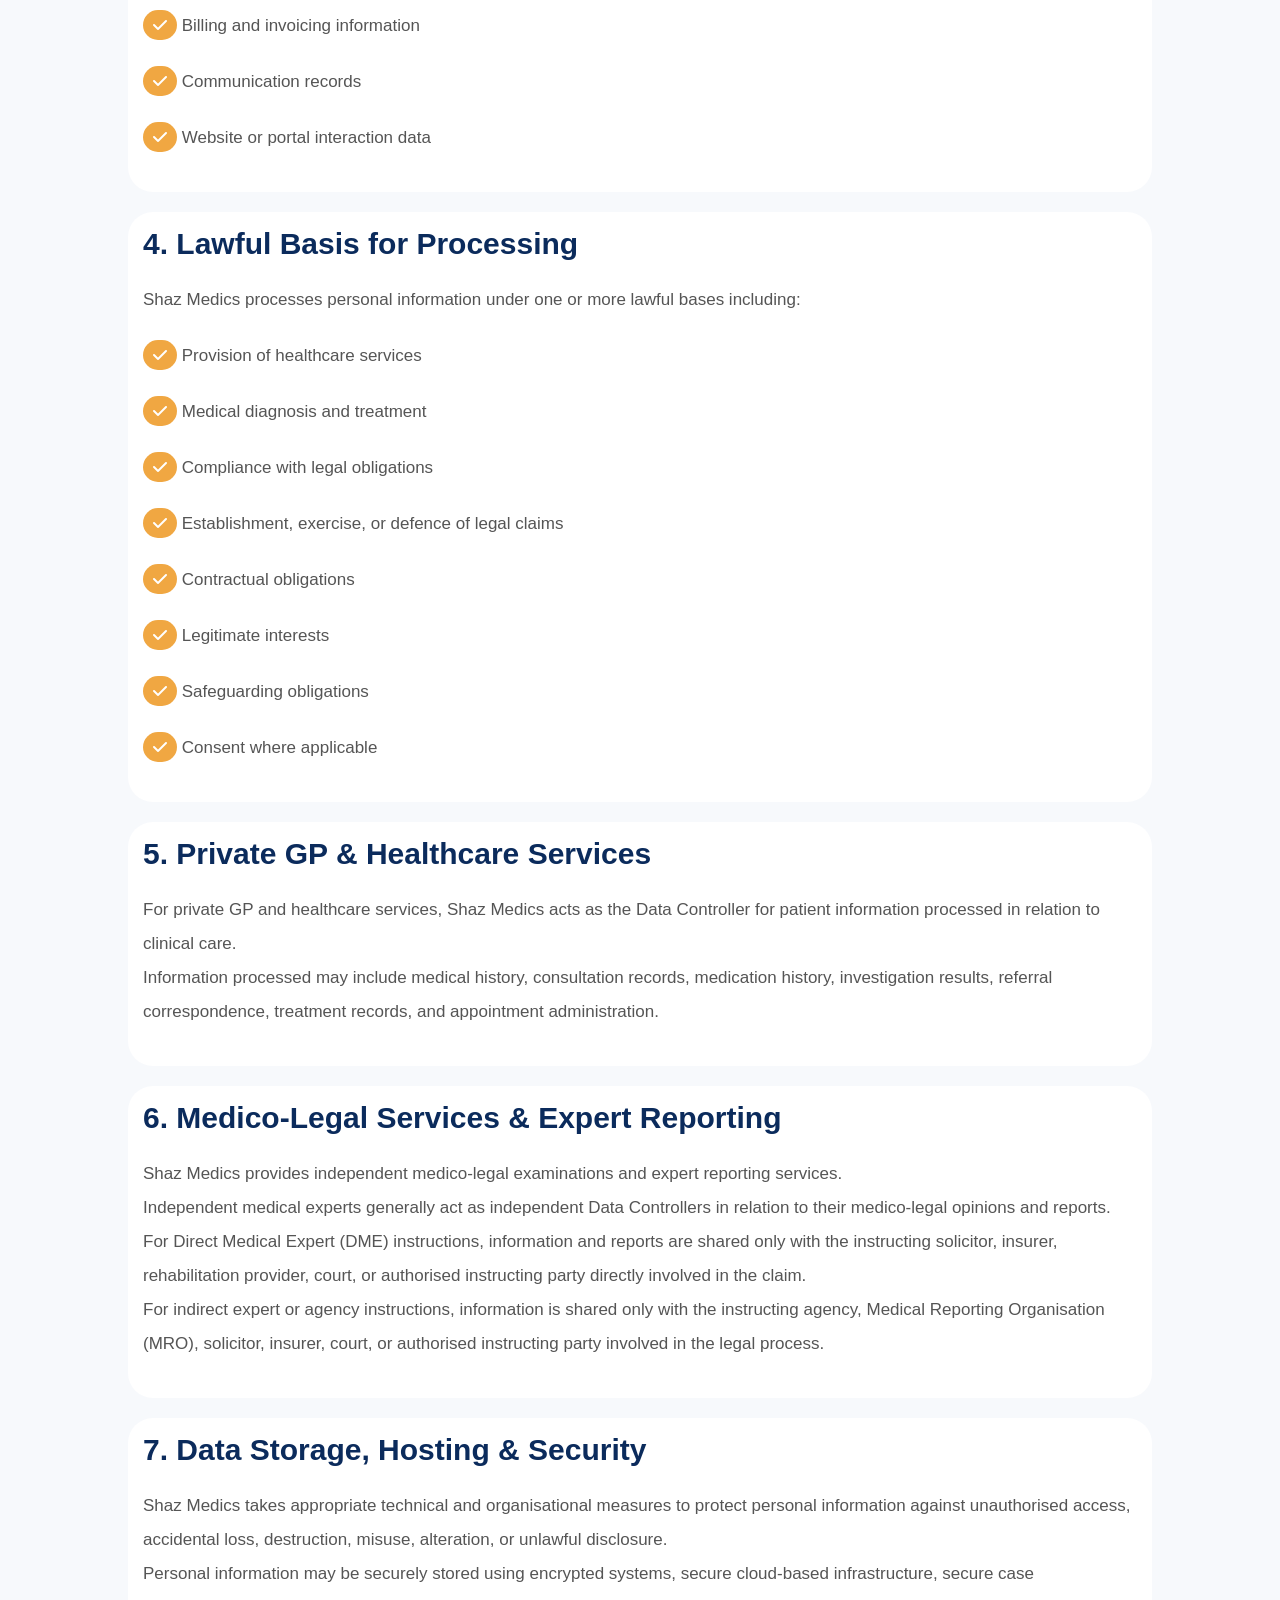
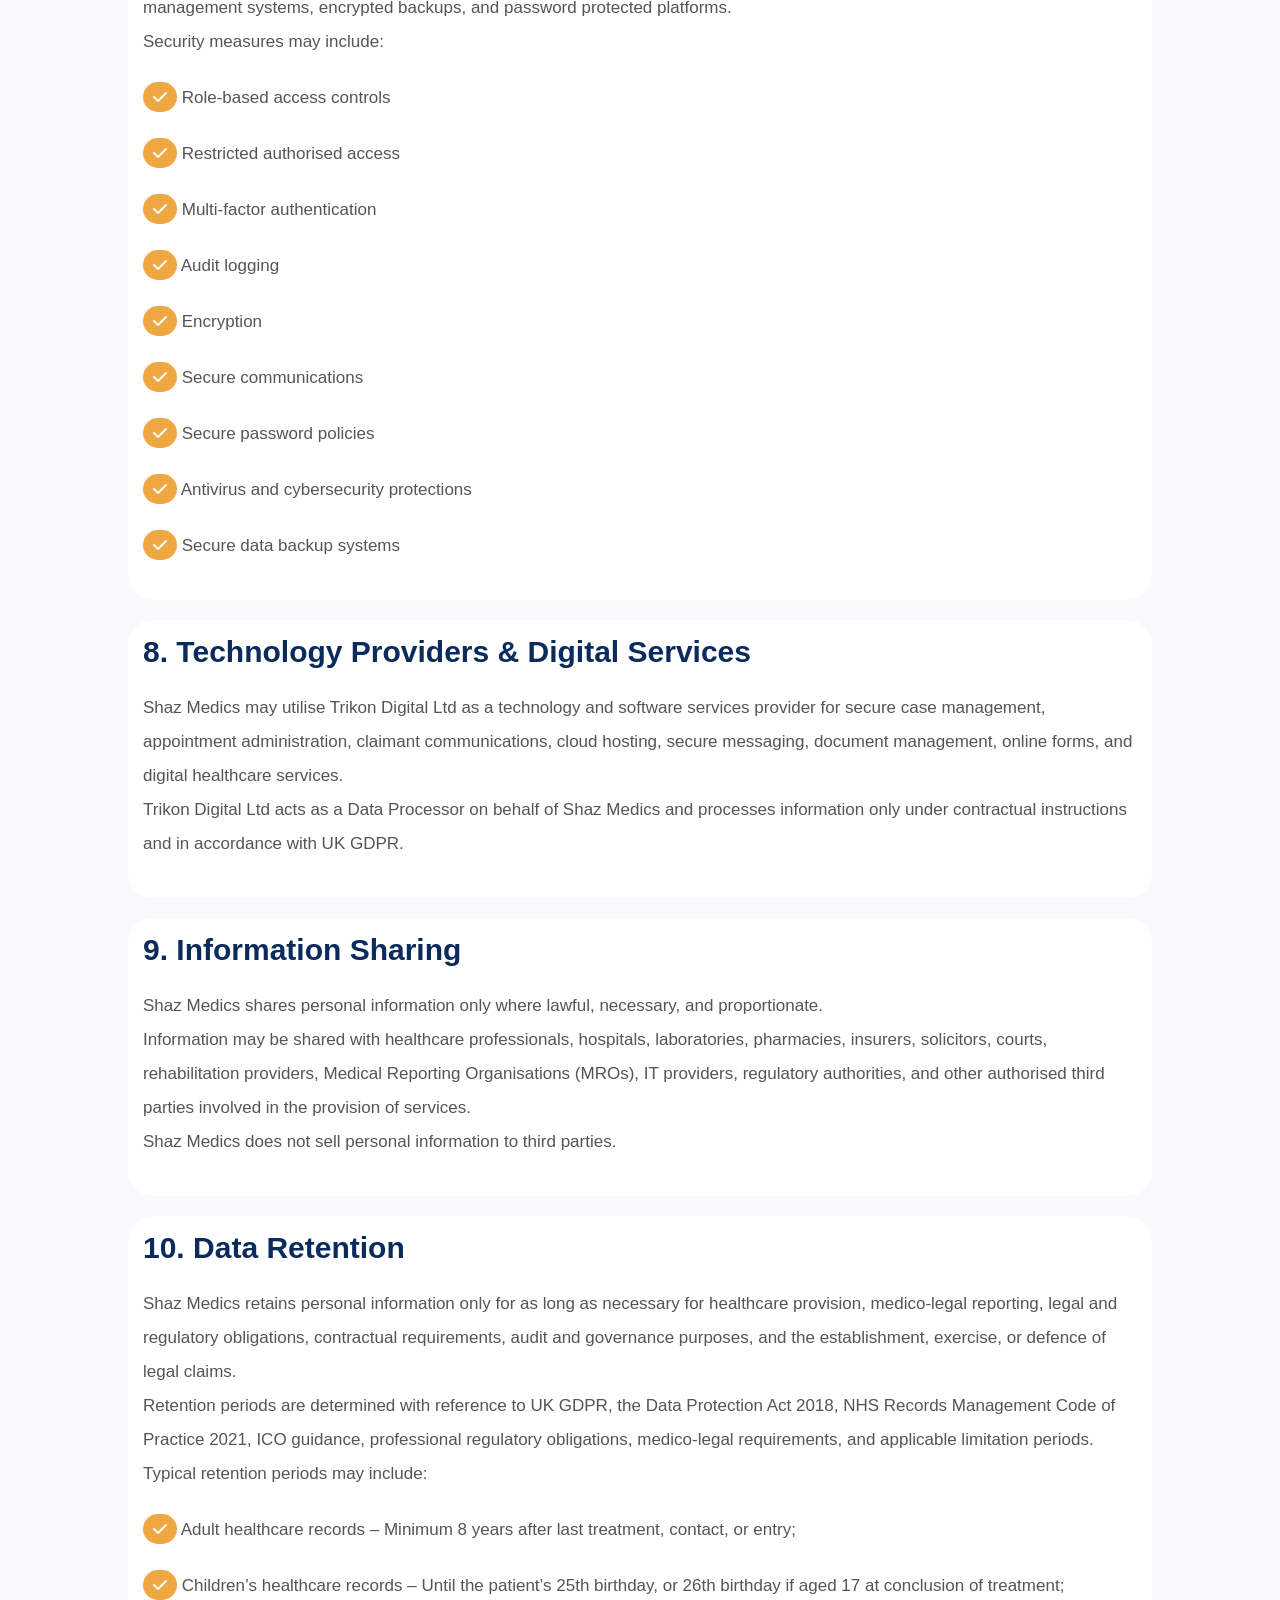
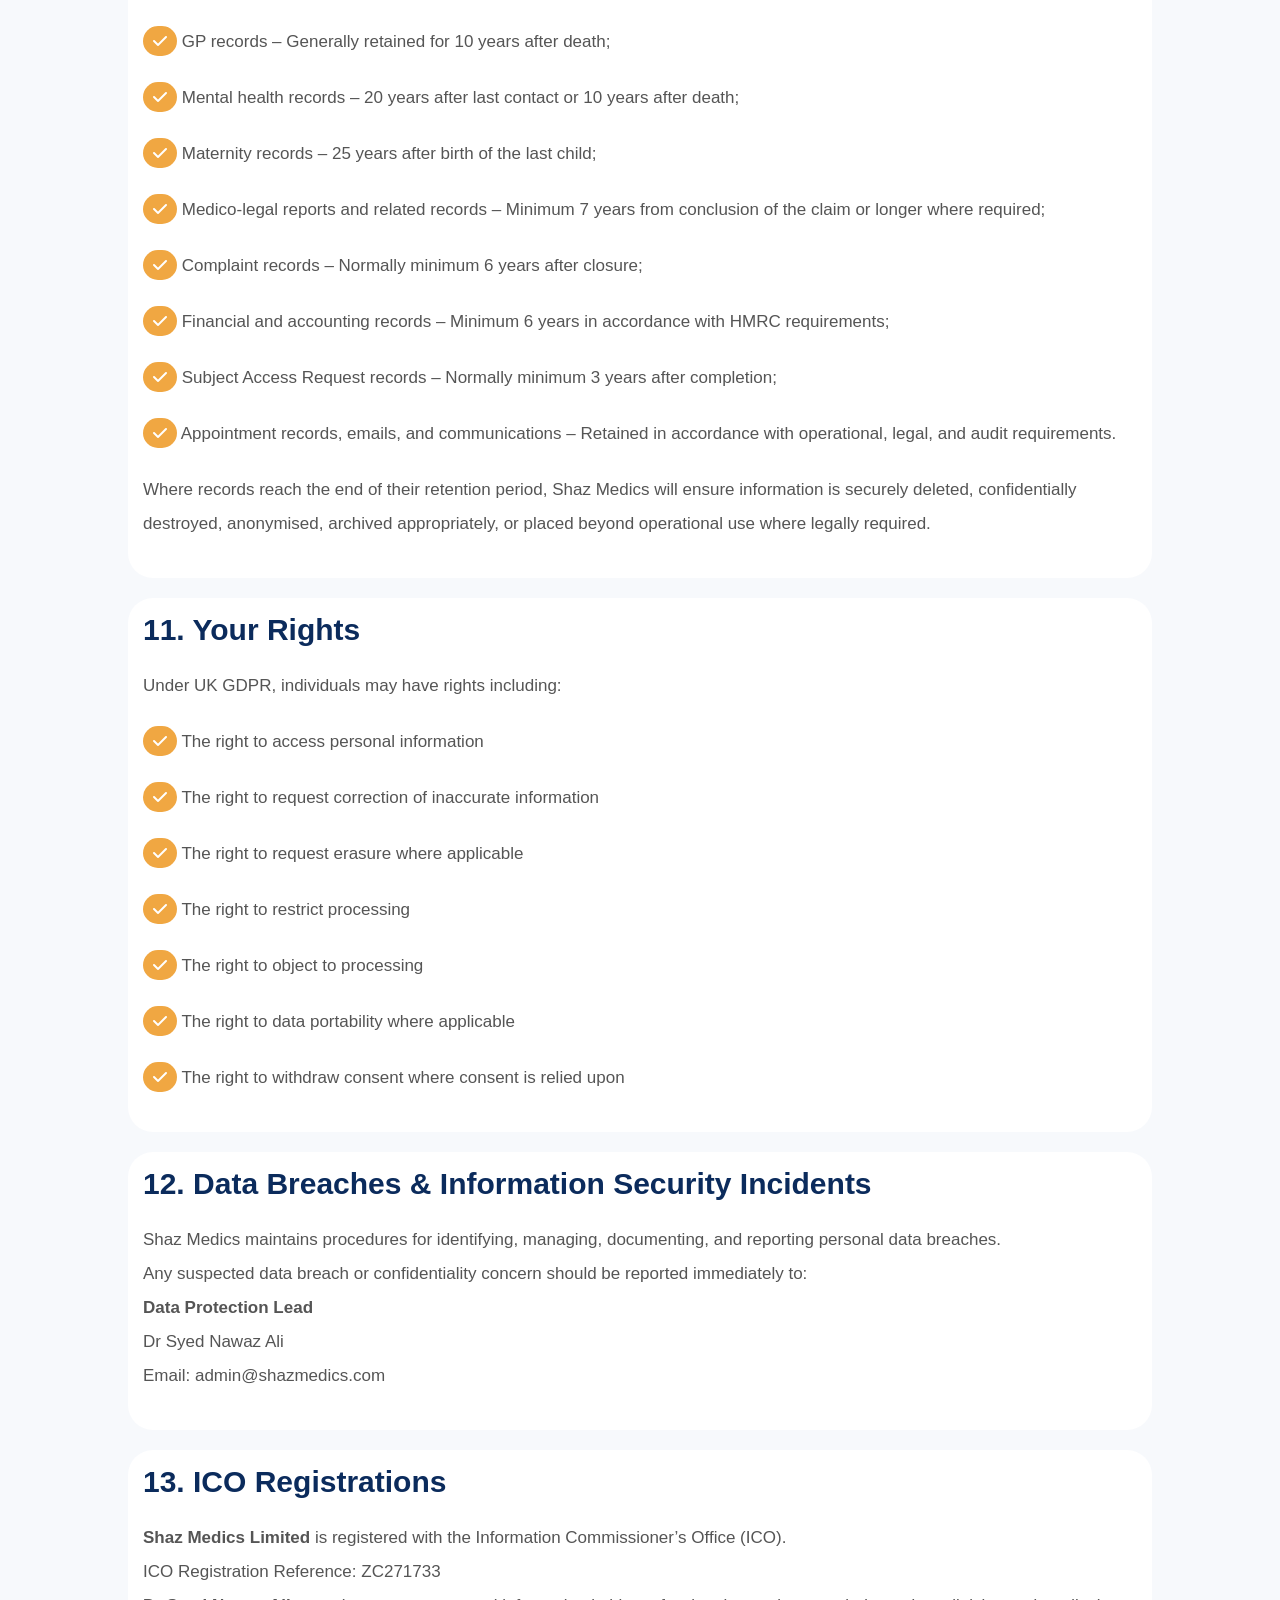
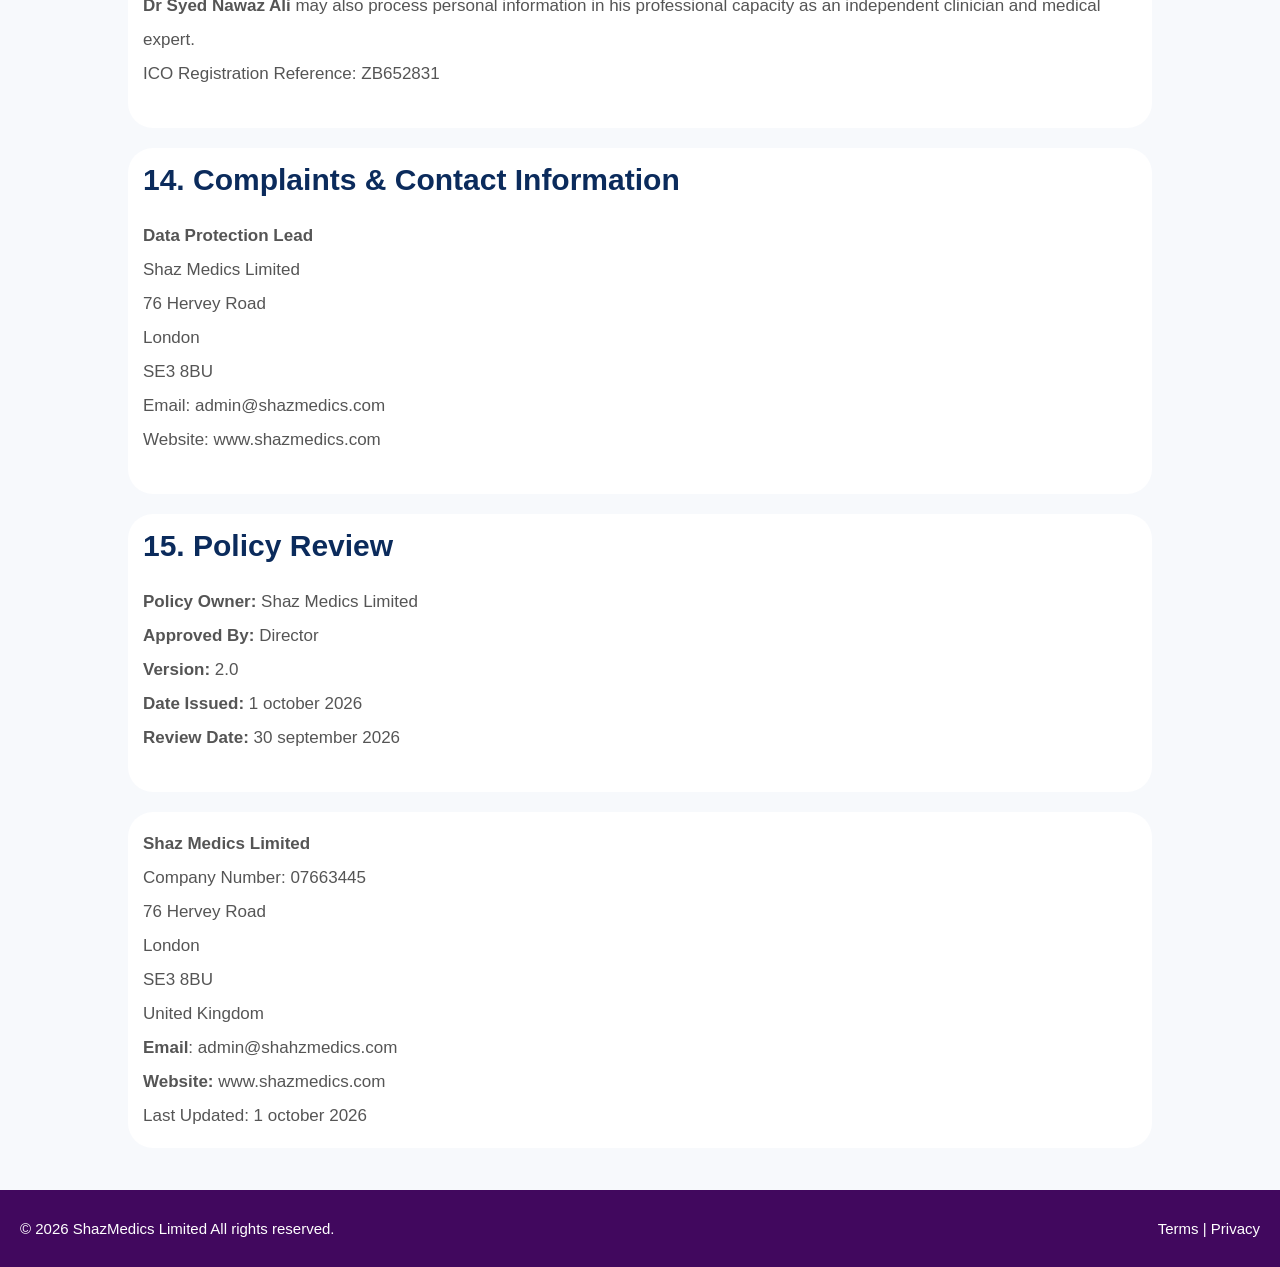
<file: privacy_policy.html>
<!DOCTYPE html>
<html lang="en">

<head>
    <meta charset="UTF-8">
    <meta name="viewport" content="width=device-width, initial-scale=1.0">
    <!-- Meta Tags start-->
    <meta name="keywords"
        content="Shaz, Shaz Medics, Shaz Medics and Wellness, Shaz Wellness, Shaz Doctor, Doctor Appointments, 24 Hour Doctor, Online Doctor, Online Consultations, Child Doctor, Family Doctor, Second Opinion, Paediatric Doctor, Skin Specialist, Skin Doctor, Foreign Doctor, Diabetes Specialist, Heart Specialist, Cardiologist, Dermatologist, Old age, Arthritis, Asthma Specialist, Cancer Specialist, Well Man Clinic, Well Women Clinic, Cancer Screening, Nutrition Specialist, Sports Medicine Specialist, Cosmetic Specialist, Chronic Disease Management, Home Care, Doctor Memberships, Pharmacy Discounts, Clinical Lab, Minor Surgery, High Blood Pressure Care, Stroke Treatments, Contraception, Skin Peels, Acne Treatment, Botox Injections, Filler treatments, Lip Fillers, Chemical Peels, Non-Surgical Face Beauty Treatments, Vaccinations, Nurse dressings, Daily Injections, Nutri Boosters, Holistic Treatment, Yoga and Wellness" />

    <meta name="author" content="Dr Syed Nawaz Ali, Abdul Haseeb, Haseeb Zikani" />

    <meta name="description"
        content="Experience Primary Care Medical Services tailored for Chronic Diseases, Treatments, and Prevention alongside comprehensive Diet and Nutrition solutions. Enjoy the convenience of affordable monthly memberships, providing access to 24/7 doctor consultations." />

    <!-- Meta Tags end-->
    <title>Shaz Medics Limited | GP consultations, Aesthetic Services, and Independent Medico-legal - Expertise at Your
        Service</title>
    <link rel="icon" type="image/x-icon" href="images/FaviconIcon.png">
    <link rel="stylesheet" href="css/stylesheet.css">
    <link rel="stylesheet" href="css/footerStyleSheet.css">
    <link rel="stylesheet" href="css/HomeSection.css">
    <link rel="stylesheet" href="css/privacy_policy.css">
    <!-- Font Awesome -->
    <link rel="stylesheet" href="https://cdnjs.cloudflare/all.min.css" />
    <link rel="stylesheet" href="https://cdnjs.cloudflare.com/ajax/libs/font-awesome/6.7.1/css/all.min.css" />
</head>

<body>
    <!-- HEADER -->

    <header>

        <!-- Top Bar -->
        <div class="top-bar">
            <a>
                <i class="fa-solid fa-phone"></i>
                07438 754868
            </a>
            <a>
                <i class="fa-solid fa-envelope"></i>
                admin@shazmedics.com
            </a>
        </div>

        <!-- Navbar -->
        <nav class="navbar">

            <div class="hamburger" id="hamburger">
                <span></span>
                <span></span>
                <span></span>
            </div>

            <div class="logo">
                <img src="images/ShazMedicsLimitedLogo.png" alt="LogoPicture" />
            </div>



            <ul class="nav-links" id="navLinks">
                <!-- Apna Code -->

                <div class="mobile-menu-header">
                    <div class="close-menu" id="closeMenu">
                        ✕
                    </div>
                </div>


                <!-- End -->

                <li><a href="index.html">Home</a></li>
                <li><a href="about.html">About</a></li>
                <li><a href="medicolegal.html">Medicolegal</a></li>
                <li><a href="venues.html">Venues</a></li>
            </ul>

        </nav>

    </header>

    <!-- Privacy Policy Section Code  -->
    <div class="PrivacyCont">
        <h1>
            Privacy Notice & Data Protection Policy
        </h1>
    </div>
    <div class="Cont">
        <div class="Box1">
            <h3>1. Introduction</h3>
            <p>
                Shaz Medics Limited (“Shaz Medics”, “we”, “our”, or “us”) is committed to protecting and respecting your
                privacy and handling personal information securely, lawfully, fairly, and transparently.
                <br> <br>
                This Privacy Notice & Data Protection Policy explains how Shaz Medics collects, uses, stores, shares,
                protects, and processes personal information in accordance with UK GDPR, the Data Protection Act 2018,
                applicable healthcare confidentiality obligations, MedCo requirements where applicable, and relevant
                medico-legal and professional obligations.
            </p>
        </div>
        <div class="Box2">
            <h3>
                2. UK GDPR Principles
            </h3>
            <p>
                Shaz Medics processes personal information in accordance with the UK GDPR principles of:
            </p>
            <p> <i class="fas fa-check"></i> Lawfulness, fairness, and transparency</p>
            <p> <i class="fas fa-check"></i> Purpose limitation</p>
            <p> <i class="fas fa-check"></i> Data minimisation</p>
            <p> <i class="fas fa-check"></i> Accuracy</p>
            <p> <i class="fas fa-check"></i> Storage limitation</p>
            <p> <i class="fas fa-check"></i> Integrity and confidentiality</p>
            <p> <i class="fas fa-check"></i> Accountability</p>
        </div>
        <div class="Box3">
            <h3>
                3. Types of Information Processed
            </h3>
            <p>
                Depending on the services provided, Shaz Medics may process:
            </p>
            <p> <i class="fas fa-check"></i> Personal identification information</p>
            <p> <i class="fas fa-check"></i> Contact information</p>
            <p> <i class="fas fa-check"></i> Medical and healthcare information</p>
            <p> <i class="fas fa-check"></i> Consultation records</p>
            <p> <i class="fas fa-check"></i> Medico-legal reports</p>
            <p> <i class="fas fa-check"></i> Appointment details</p>
            <p> <i class="fas fa-check"></i> Billing and invoicing information</p>
            <p> <i class="fas fa-check"></i> Communication records</p>
            <p> <i class="fas fa-check"></i> Website or portal interaction data</p>
        </div>
        <div class="Box4">
            <h3>
                4. Lawful Basis for Processing
            </h3>
            <p>
                Shaz Medics processes personal information under one or more lawful bases including:
            </p>
            <p> <i class="fas fa-check"></i> Provision of healthcare services</p>
            <p> <i class="fas fa-check"></i> Medical diagnosis and treatment</p>
            <p> <i class="fas fa-check"></i> Compliance with legal obligations</p>
            <p> <i class="fas fa-check"></i> Establishment, exercise, or defence of legal claims</p>
            <p> <i class="fas fa-check"></i> Contractual obligations</p>
            <p> <i class="fas fa-check"></i> Legitimate interests</p>
            <p> <i class="fas fa-check"></i> Safeguarding obligations</p>
            <p> <i class="fas fa-check"></i> Consent where applicable</p>
        </div>
        <div class="Box5">
            <h3>

                5. Private GP & Healthcare Services
            </h3>
            <p>
                For private GP and healthcare services, Shaz Medics acts as the Data Controller for patient information
                processed in relation to clinical care.
                <br>
                Information processed may include medical history, consultation records, medication history,
                investigation results, referral correspondence, treatment records, and appointment administration.

            </p>
        </div>
        <!-- <div class="Box6">
            <h3>
                6. Aesthetic & Cosmetic Services
            </h3>
            <p>
                For aesthetic and cosmetic services, Shaz Medics processes personal and medical information necessary
                for consultation, treatment planning, consent processes, safety monitoring, follow-up care, and clinical
                documentation.
                <br>
                Clinical photographs may be taken for healthcare documentation and patient safety purposes and are not
                used for marketing without separate explicit written consent.
            </p>
        </div> -->
        <div class="Box7">
            <h3>
                6. Medico-Legal Services & Expert Reporting
            </h3>
            <p>
                Shaz Medics provides independent medico-legal examinations and expert reporting services.
                <br>
                Independent medical experts generally act as independent Data Controllers in relation to their
                medico-legal opinions and reports.
                <br>
                For Direct Medical Expert (DME) instructions, information and reports are shared only with the
                instructing solicitor, insurer, rehabilitation provider, court, or authorised instructing party directly
                involved in the claim.
                <br>
                For indirect expert or agency instructions, information is shared only with the instructing agency,
                Medical Reporting Organisation (MRO), solicitor, insurer, court, or authorised instructing party
                involved in the legal process.

            </p>
        </div>
        <div class="Box8">
            <h3>
                7. Data Storage, Hosting & Security

            </h3>
            <p>

                Shaz Medics takes appropriate technical and organisational measures to protect personal information
                against unauthorised access, accidental loss, destruction, misuse, alteration, or unlawful disclosure.
                <br>
                Personal information may be securely stored using encrypted systems, secure cloud-based infrastructure,
                secure case management systems, encrypted backups, and password protected platforms.
                <br>
                Security measures may include:
            </p>
            <p> <i class="fas fa-check"></i> Role-based access controls</p>
            <p> <i class="fas fa-check"></i> Restricted authorised access</p>
            <p> <i class="fas fa-check"></i> Multi-factor authentication</p>
            <p> <i class="fas fa-check"></i> Audit logging</p>
            <p> <i class="fas fa-check"></i> Encryption</p>
            <p> <i class="fas fa-check"></i> Secure communications</p>
            <p> <i class="fas fa-check"></i> Secure password policies</p>
            <p> <i class="fas fa-check"></i> Antivirus and cybersecurity protections</p>
            <p> <i class="fas fa-check"></i> Secure data backup systems</p>
        </div>
        <div class="Box9">
            <h3>

                8. Technology Providers & Digital Services

            </h3>
            <p>

                Shaz Medics may utilise Trikon Digital Ltd as a technology and software services provider for secure
                case management, appointment administration, claimant communications, cloud hosting, secure messaging,
                document management, online forms, and digital healthcare services.
                <br>
                Trikon Digital Ltd acts as a Data Processor on behalf of Shaz Medics and processes information only
                under contractual instructions and in accordance with UK GDPR.
            </p>
        </div>
        <div class="Box10">
            <h3>
                9. Information Sharing
            </h3>
            <p>
                Shaz Medics shares personal information only where lawful, necessary, and proportionate.
                <br>
                Information may be shared with healthcare professionals, hospitals, laboratories, pharmacies, insurers,
                solicitors, courts, rehabilitation providers, Medical Reporting Organisations (MROs), IT providers,
                regulatory authorities, and other authorised third parties involved in the provision of services.
                <br>
                Shaz Medics does not sell personal information to third parties.
            </p>
        </div>
        <div class="Box11">
            <h3>
                10. Data Retention
            </h3>
            <p>
                Shaz Medics retains personal information only for as long as necessary for healthcare provision,
                medico-legal reporting, legal and regulatory obligations, contractual requirements, audit and governance
                purposes, and the establishment, exercise, or defence of legal claims.
                <br>
                Retention periods are determined with reference to UK GDPR, the Data Protection Act 2018, NHS Records
                Management Code of Practice 2021, ICO guidance, professional regulatory obligations, medico-legal
                requirements, and applicable limitation periods.
                <br>
                Typical retention periods may include:
            </p>
            <p> <i class="fas fa-check"></i> Adult healthcare records – Minimum 8 years after last treatment, contact,
                or entry;</p>
            <p> <i class="fas fa-check"></i> Children’s healthcare records – Until the patient’s 25th birthday, or 26th
                birthday if aged 17 at
                conclusion of treatment;</p>
            <p> <i class="fas fa-check"></i> GP records – Generally retained for 10 years after death;</p>
            <p> <i class="fas fa-check"></i> Mental health records – 20 years after last contact or 10 years after
                death;</p>
            <p> <i class="fas fa-check"></i> Maternity records – 25 years after birth of the last child;</p>
            <p> <i class="fas fa-check"></i> Medico-legal reports and related records – Minimum 7 years from conclusion
                of the claim or longer where
                required;</p>
            <p> <i class="fas fa-check"></i> Complaint records – Normally minimum 6 years after closure;</p>
            <p> <i class="fas fa-check"></i> Financial and accounting records – Minimum 6 years in accordance with HMRC
                requirements;</p>
            <p> <i class="fas fa-check"></i> Subject Access Request records – Normally minimum 3 years after completion;
            </p>
            <p> <i class="fas fa-check"></i> Appointment records, emails, and communications – Retained in accordance
                with operational, legal, and
                audit requirements.</p>
            <p>
                Where records reach the end of their retention period, Shaz Medics will ensure information is securely
                deleted, confidentially destroyed, anonymised, archived appropriately, or placed beyond operational use
                where legally required.
            </p>
        </div>
        <div class="Box12">
            <h3>
                11. Your Rights
            </h3>
            <p>
                Under UK GDPR, individuals may have rights including:
            </p>
            <p> <i class="fas fa-check"></i> The right to access personal information</p>
            <p> <i class="fas fa-check"></i> The right to request correction of inaccurate information</p>
            <p> <i class="fas fa-check"></i> The right to request erasure where applicable</p>
            <p> <i class="fas fa-check"></i> The right to restrict processing</p>
            <p> <i class="fas fa-check"></i> The right to object to processing</p>
            <p> <i class="fas fa-check"></i> The right to data portability where applicable</p>
            <p> <i class="fas fa-check"></i> The right to withdraw consent where consent is relied upon</p>

        </div>
        <div class="Box13">
            <h3>
                12. Data Breaches & Information Security Incidents
            </h3>
            <p>
                Shaz Medics maintains procedures for identifying, managing, documenting, and reporting personal data
                breaches.
                <br>
                Any suspected data breach or confidentiality concern should be reported immediately to:
                <br>
                <b>Data Protection Lead</b>
                <br>
                Dr Syed Nawaz Ali
                <br>
                Email: admin@shazmedics.com
                <br>

            </p>
        </div>
        <div class="Box14">
            <h3>
                13. ICO Registrations
            </h3>
            <p>
                <b>Shaz Medics Limited </b> is registered with the Information Commissioner’s Office (ICO).
                <br>
                ICO Registration Reference: ZC271733
                <br>
                <b>Dr Syed Nawaz Ali </b> may also process personal information in his professional capacity as an
                independent clinician and medical expert.
                <br>
                ICO Registration Reference: ZB652831
            </p>
        </div>
        <div class="Box15">
            <h3>
                14. Complaints & Contact Information
            </h3>
            <p>
                <b>Data Protection Lead</b>
                <br>
                Shaz Medics Limited
                <br>
                76 Hervey Road
                <br>
                London
                <br>
                SE3 8BU
                <br>
                Email: admin@shazmedics.com
                <br>
                Website: www.shazmedics.com
            </p>
        </div>
        <div class="Box16">
            <h3>
                15. Policy Review
            </h3>
            <p>
                <b>Policy Owner:</b> Shaz Medics Limited
                <br>
                <b>Approved By:</b> Director
                <br>
                <b>Version:</b> 2.0
                <br>
                <b>Date Issued:</b> 1 october 2026
                <br>
                <b>Review Date:</b> 30 september 2026
            </p>
        </div>
        <div class="Box17">
            <p>
                <b>Shaz Medics Limited</b>
                <br>
                Company Number: 07663445
                <br>
                76 Hervey Road
                <br>
                London
                <br>
                SE3 8BU
                <br>
                United Kingdom
                <br>
                <b>Email</b>: admin@shahzmedics.com <br>

                <b>Website:</b> www.shazmedics.com <br>

                Last Updated: 1 october 2026
            </p>
        </div>
    </div>





    <!-- FOOTER -->
    <section>
        <div class="FooterContainer">
            <div class="foot1">
                <p> © 2026 ShazMedics Limited All rights reserved. </p>
            </div>
            <div class="foot2">
                <p><a href="terms_conditions.html">Terms </a> | <a href="privacy_policy.html">Privacy</a> </p>
            </div>
        </div>
    </section>


</body>

</html>
</file>
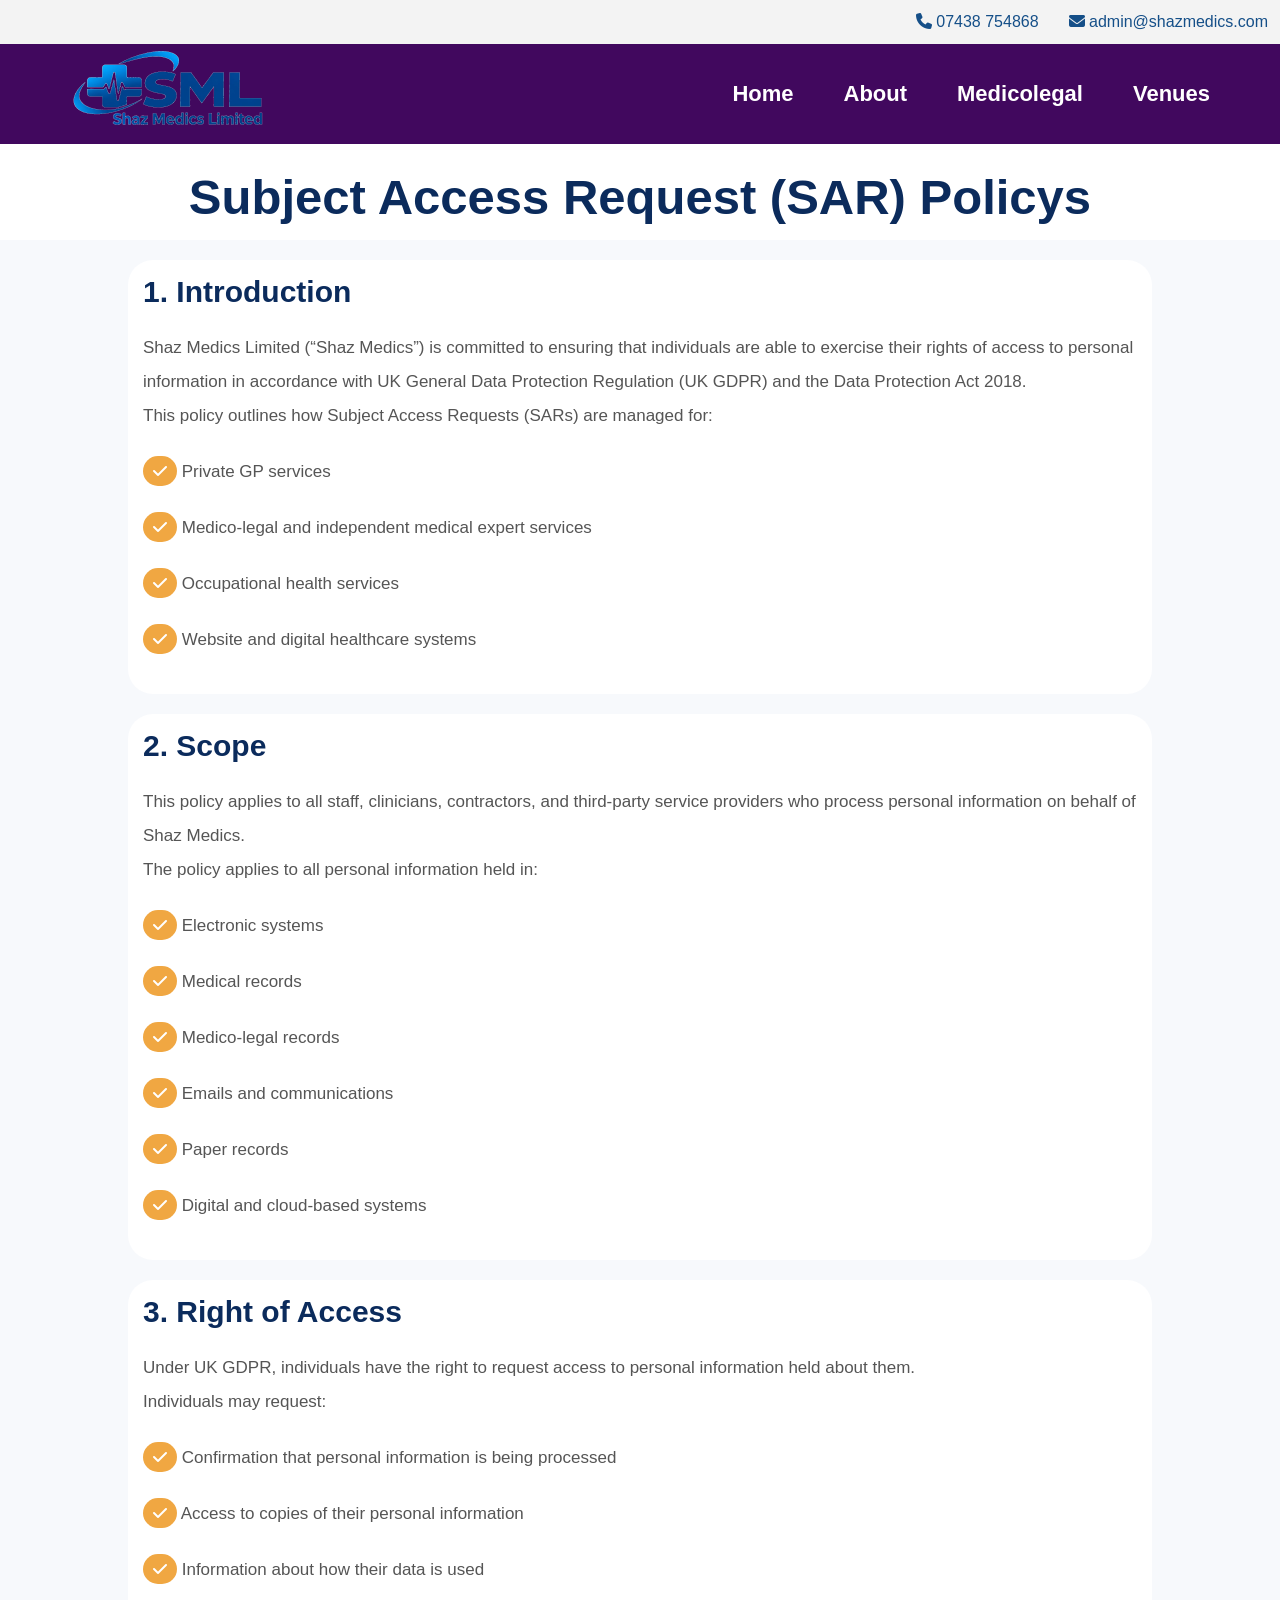
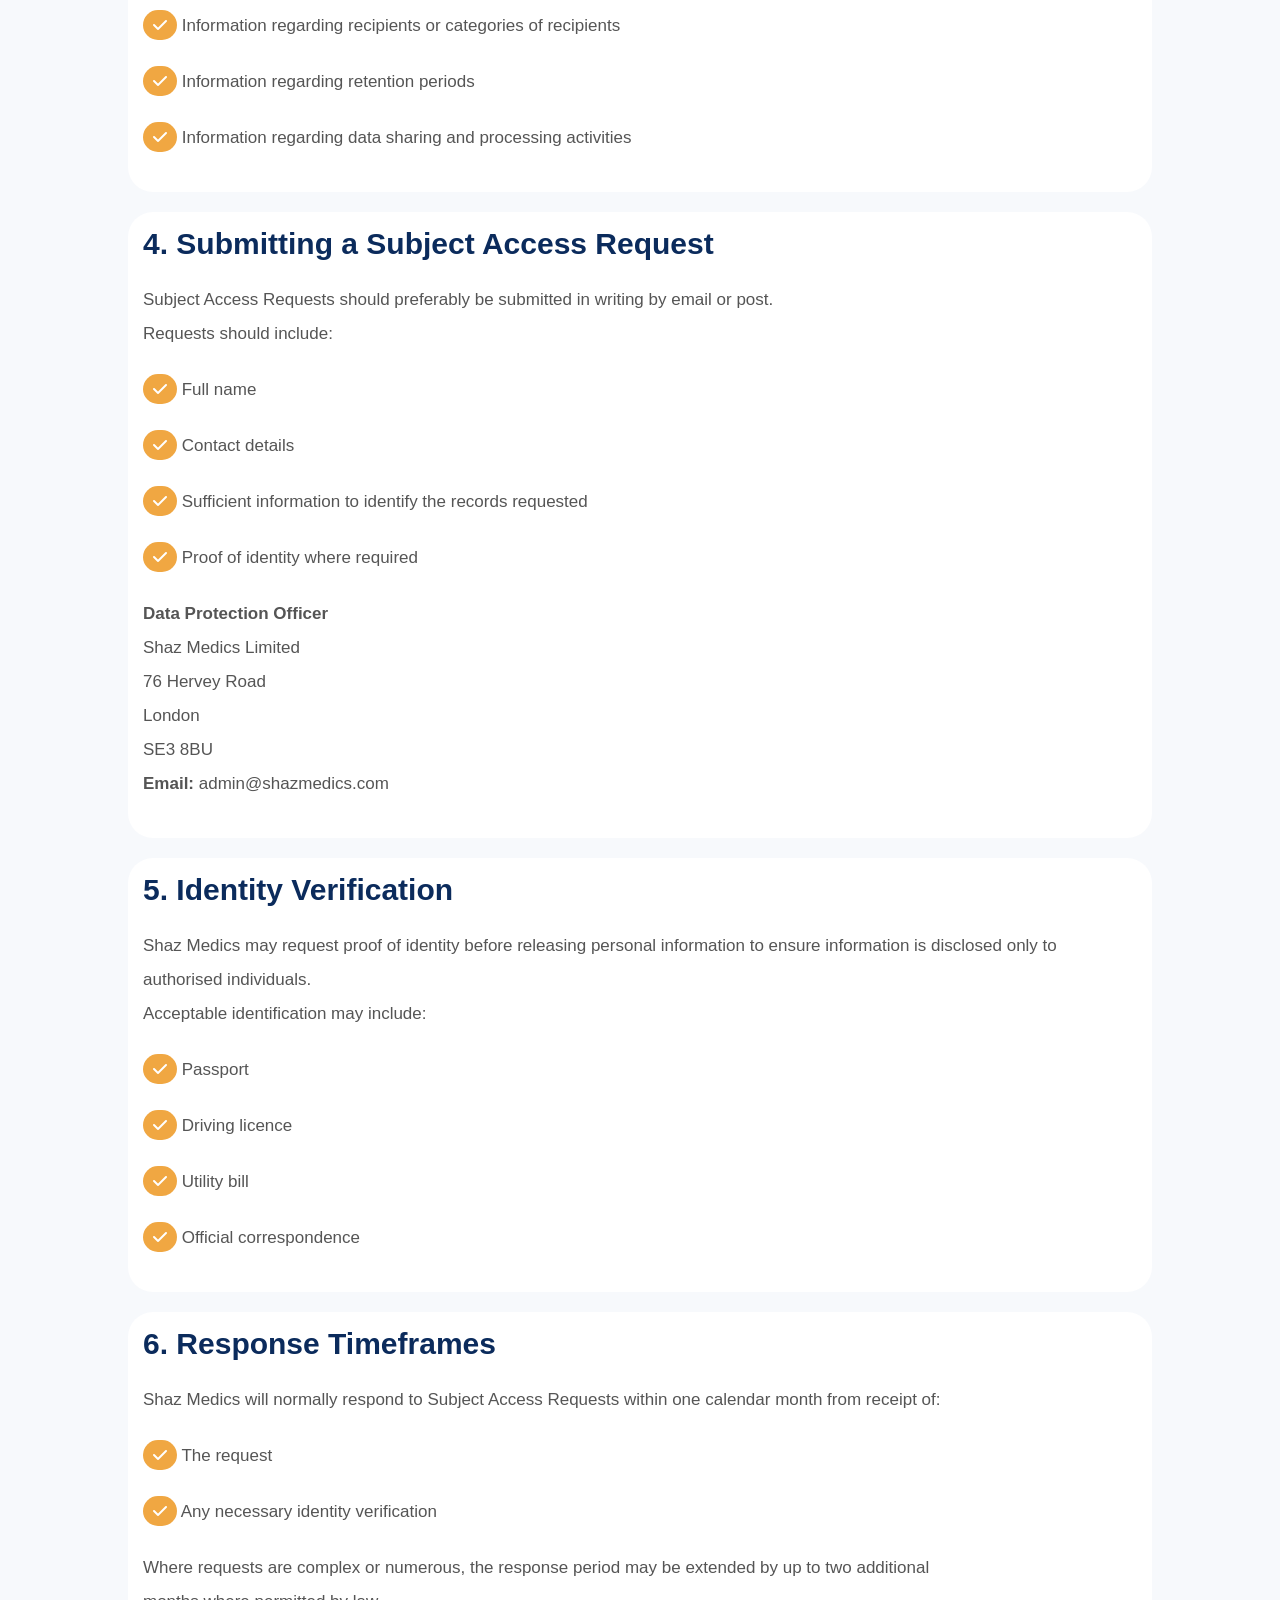
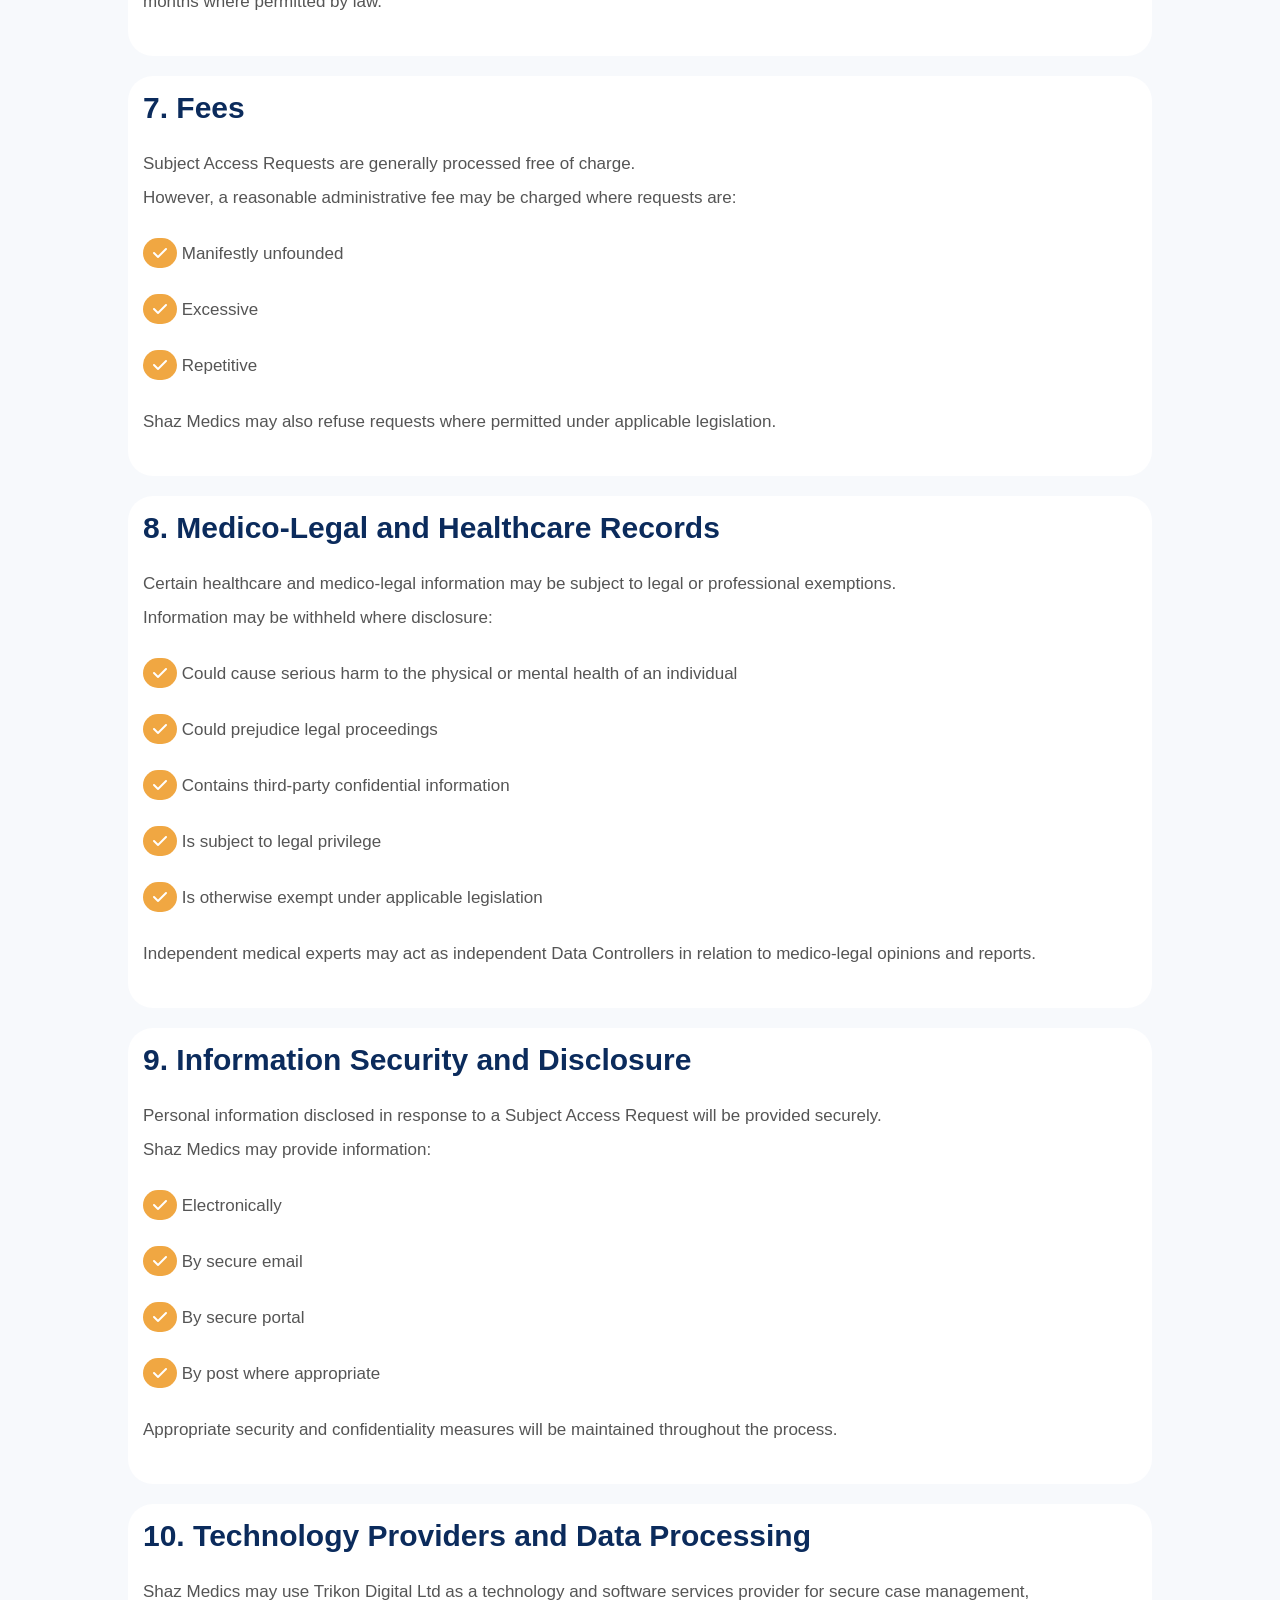
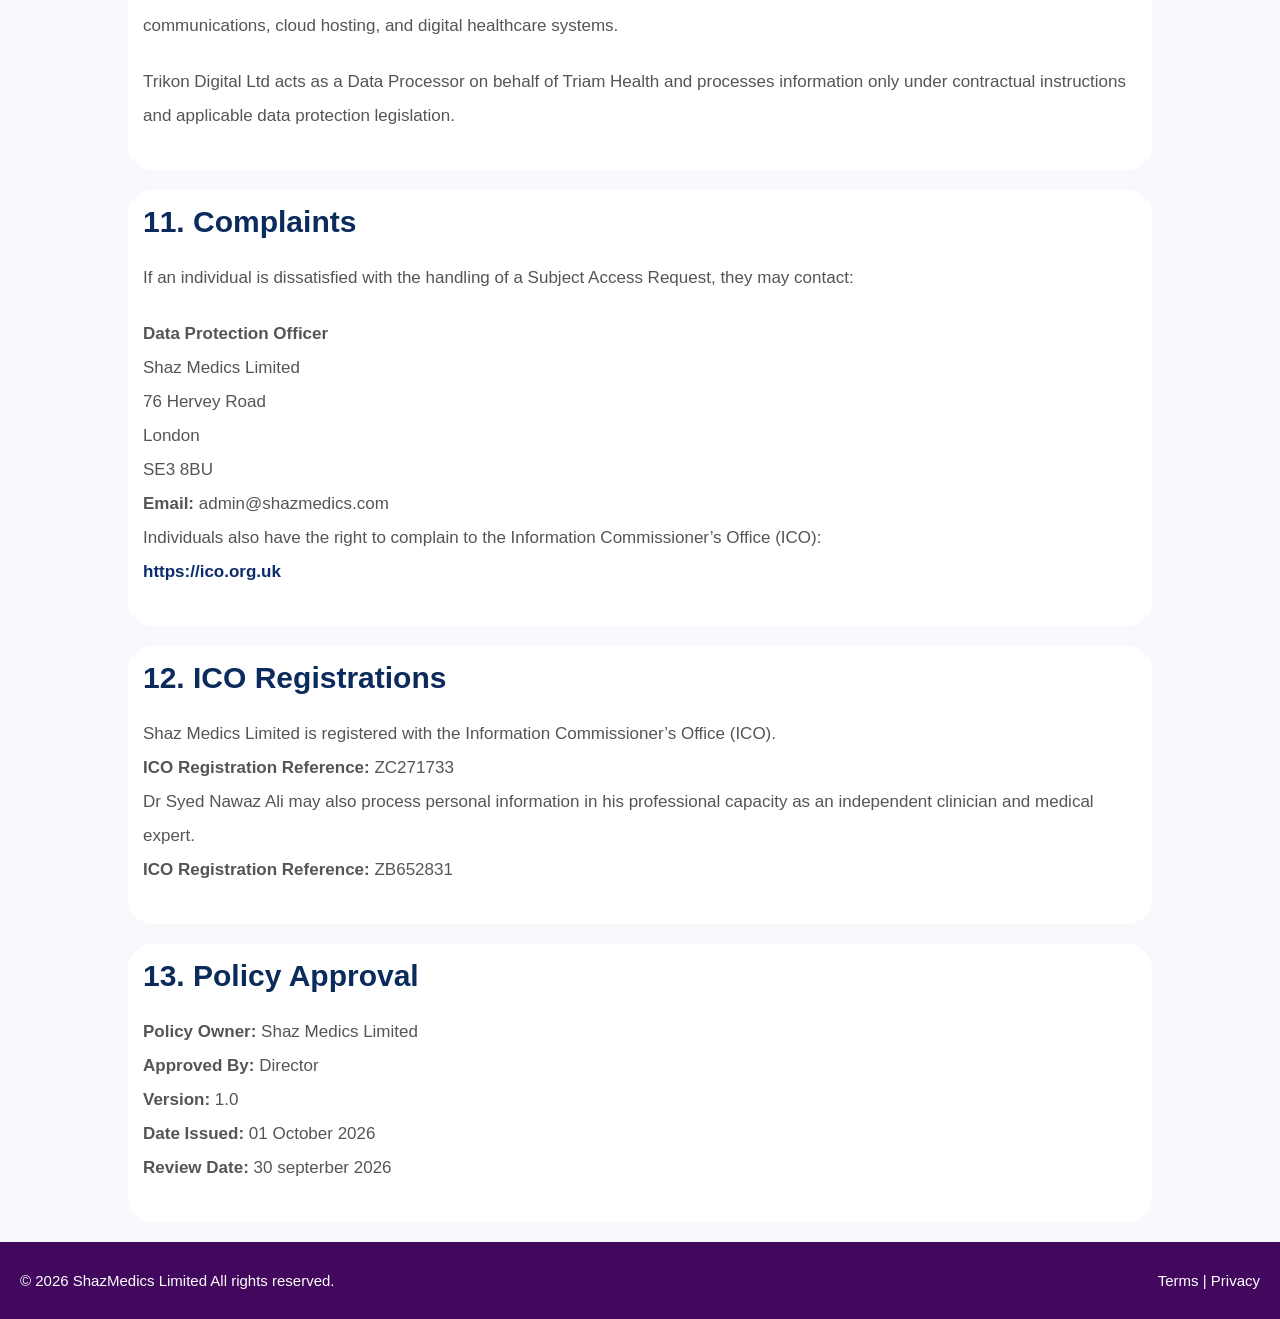
<file: subjectAccessRequest.html>
<!DOCTYPE html>
<html lang="en">

<head>
    <meta charset="UTF-8">
    <meta name="viewport" content="width=device-width, initial-scale=1.0">
    <!-- Meta Tags start-->
    <meta name="keywords"
        content="Shaz, Shaz Medics, Shaz Medics and Wellness, Shaz Wellness, Shaz Doctor, Doctor Appointments, 24 Hour Doctor, Online Doctor, Online Consultations, Child Doctor, Family Doctor, Second Opinion, Paediatric Doctor, Skin Specialist, Skin Doctor, Foreign Doctor, Diabetes Specialist, Heart Specialist, Cardiologist, Dermatologist, Old age, Arthritis, Asthma Specialist, Cancer Specialist, Well Man Clinic, Well Women Clinic, Cancer Screening, Nutrition Specialist, Sports Medicine Specialist, Cosmetic Specialist, Chronic Disease Management, Home Care, Doctor Memberships, Pharmacy Discounts, Clinical Lab, Minor Surgery, High Blood Pressure Care, Stroke Treatments, Contraception, Skin Peels, Acne Treatment, Botox Injections, Filler treatments, Lip Fillers, Chemical Peels, Non-Surgical Face Beauty Treatments, Vaccinations, Nurse dressings, Daily Injections, Nutri Boosters, Holistic Treatment, Yoga and Wellness" />

    <meta name="author" content="Dr Syed Nawaz Ali, Abdul Haseeb, Haseeb Zikani" />

    <meta name="description"
        content="Experience Primary Care Medical Services tailored for Chronic Diseases, Treatments, and Prevention alongside comprehensive Diet and Nutrition solutions. Enjoy the convenience of affordable monthly memberships, providing access to 24/7 doctor consultations." />

    <!-- Meta Tags end-->
    <title>Shaz Medics Limited | GP consultations, Aesthetic Services, and Independent Medico-legal - Expertise at Your
        Service</title>
    <link rel="icon" type="image/x-icon" href="images/FaviconIcon.png">
    <link rel="stylesheet" href="css/stylesheet.css">
    <link rel="stylesheet" href="css/footerStyleSheet.css">
    <link rel="stylesheet" href="css/SAR.css">
    <!-- Font Awesome -->
    <link rel="stylesheet" href="https://cdnjs.cloudflare/all.min.css" />
    <link rel="stylesheet" href="https://cdnjs.cloudflare.com/ajax/libs/font-awesome/6.7.1/css/all.min.css" />
</head>

<body>

    <!-- HEADER -->

    <header>

        <!-- Top Bar -->
        <div class="top-bar">
            <a>
                <i class="fa-solid fa-phone"></i>
                07438 754868
            </a>
            <a>
                <i class="fa-solid fa-envelope"></i>
                admin@shazmedics.com
            </a>
        </div>

        <!-- Navbar -->
        <nav class="navbar">

            <div class="hamburger" id="hamburger">
                <span></span>
                <span></span>
                <span></span>
            </div>

            <div class="logo">
                <b><img src="images/ShazMedicsLimitedLogo.png" alt="pic" /></b>
            </div>



            <ul class="nav-links" id="navLinks">
                <!-- Apna Code -->

                <div class="mobile-menu-header">
                    <div class="close-menu" id="closeMenu">
                        ✕
                    </div>
                </div>


                <!-- End -->

                <li><a href="index.html">Home</a></li>
                <li><a href="about.html">About</a></li>
                <li><a href="medicolegal.html">Medicolegal</a></li>
                <li><a href="venues.html">Venues</a></li>
            </ul>

        </nav>

    </header>

    <!-- Header End -->

    <!-- Subject Access Request -->
    <div class="PrivacyCont">
        <h1>
            Subject Access Request (SAR) Policys
        </h1>
    </div>
    <div class="Cont">
        <div class="Box1">
            <h3>1. Introduction</h3>
            <p>
                Shaz Medics Limited (“Shaz Medics”) is committed to ensuring that individuals are able to exercise
                their rights of access to personal information in accordance with UK General Data Protection Regulation
                (UK GDPR) and the Data Protection Act 2018.
                <br>
                This policy outlines how Subject Access Requests (SARs) are managed for:
            </p>
            <p> <i class="fas fa-check"></i> Private GP services</p>
            <p> <i class="fas fa-check"></i> Medico-legal and independent medical expert services</p>
            <p> <i class="fas fa-check"></i> Occupational health services</p>
            <p> <i class="fas fa-check"></i> Website and digital healthcare systems</p>
        </div>
        <div class="Box2">
            <h3>
                2. Scope
            </h3>
            <p>
                This policy applies to all staff, clinicians, contractors, and third-party service providers who process
                personal information on behalf of Shaz Medics.
                <br>
                The policy applies to all personal information held in:
            </p>
            <p> <i class="fas fa-check"></i> Electronic systems</p>
            <p> <i class="fas fa-check"></i> Medical records</p>
            <p> <i class="fas fa-check"></i> Medico-legal records</p>
            <p> <i class="fas fa-check"></i> Emails and communications</p>
            <p> <i class="fas fa-check"></i> Paper records </p>
            <p> <i class="fas fa-check"></i> Digital and cloud-based systems </p>

        </div>
        <div class="Box3">
            <h3>
                3. Right of Access
            </h3>
            <p>
                Under UK GDPR, individuals have the right to request access to personal information held about them.
                <br>
                Individuals may request:
            </p>
            <p> <i class="fas fa-check"></i> Confirmation that personal information is being processed</p>
            <p> <i class="fas fa-check"></i> Access to copies of their personal information</p>
            <p> <i class="fas fa-check"></i> Information about how their data is used</p>
            <p> <i class="fas fa-check"></i> Information regarding recipients or categories of recipients</p>
            <p> <i class="fas fa-check"></i> Information regarding retention periods</p>
            <p> <i class="fas fa-check"></i> Information regarding data sharing and processing activities</p>
        </div>
        <div class="Box4">
            <h3>
                4. Submitting a Subject Access Request
            </h3>
            <p>
                Subject Access Requests should preferably be submitted in writing by email or post.
                <br>
                Requests should include:
            </p>
            <p> <i class="fas fa-check"></i> Full name</p>
            <p> <i class="fas fa-check"></i> Contact details</p>
            <p> <i class="fas fa-check"></i> Sufficient information to identify the records requested</p>
            <p> <i class="fas fa-check"></i> Proof of identity where required</p>
            <p>
                <b>Data Protection Officer</b>
                <br>
                Shaz Medics Limited <br>
                76 Hervey Road <br>
                London <br>
                SE3 8BU <br>
                <b>Email:</b> admin@shazmedics.com <br>
            </p>
        </div>
        <div class="Box5">
            <h3>
                5. Identity Verification
            </h3>
            <p>
                Shaz Medics may request proof of identity before releasing personal information to ensure information
                is disclosed only to authorised individuals.
                <br>
                Acceptable identification may include:
            </p>
            <p> <i class="fas fa-check"></i> Passport</p>
            <p> <i class="fas fa-check"></i> Driving licence</p>
            <p> <i class="fas fa-check"></i> Utility bill</p>
            <p> <i class="fas fa-check"></i> Official correspondence</p>
        </div>
        <div class="Box6">
            <h3>
                6. Response Timeframes
            </h3>
            <p>
                Shaz Medics will normally respond to Subject Access Requests within one calendar month from receipt of:
            </p>
            <p> <i class="fas fa-check"></i> The request</p>
            <p> <i class="fas fa-check"></i> Any necessary identity verification</p>
            <p>
                Where requests are complex or numerous, the response period may be extended by up to two additional <br>
                months where permitted by law.
            </p>
        </div>
        <div class="Box7">
            <h3>
                7. Fees
            </h3>
            <p>
                Subject Access Requests are generally processed free of charge.
                <br>
                However, a reasonable administrative fee may be charged where requests are:
            </p>
            <p> <i class="fas fa-check"></i> Manifestly unfounded</p>
            <p> <i class="fas fa-check"></i> Excessive</p>
            <p> <i class="fas fa-check"></i> Repetitive</p>
            <p>
                Shaz Medics may also refuse requests where permitted under applicable legislation.
            </p>

        </div>
        <div class="Box8">
            <h3>
                8. Medico-Legal and Healthcare Records

            </h3>
            <p>
                Certain healthcare and medico-legal information may be subject to legal or professional exemptions.
                <br>
                Information may be withheld where disclosure:
            </p>
            <p> <i class="fas fa-check"></i> Could cause serious harm to the physical or mental health of an individual
            </p>
            <p> <i class="fas fa-check"></i> Could prejudice legal proceedings</p>
            <p> <i class="fas fa-check"></i> Contains third-party confidential information</p>
            <p> <i class="fas fa-check"></i> Is subject to legal privilege</p>
            <p> <i class="fas fa-check"></i> Is otherwise exempt under applicable legislation</p>
            <p>
                Independent medical experts may act as independent Data Controllers in relation to medico-legal opinions
                and reports.
            </p>
        </div>
        <div class="Box9">
            <h3>
                9. Information Security and Disclosure
            </h3>
            <p>
                Personal information disclosed in response to a Subject Access Request will be provided securely.
                <br>
                Shaz Medics may provide information:
            </p>
            <p> <i class="fas fa-check"></i> Electronically</p>
            <p> <i class="fas fa-check"></i> By secure email</p>
            <p> <i class="fas fa-check"></i> By secure portal</p>
            <p> <i class="fas fa-check"></i> By post where appropriate</p>
            <p>
                Appropriate security and confidentiality measures will be maintained throughout the process.
            </p>
        </div>
        <div class="Box10">
            <h3>
                10. Technology Providers and Data Processing
            </h3>
            <p>
                Shaz Medics may use Trikon Digital Ltd as a technology and software services provider for secure case
                management, communications, cloud hosting, and digital healthcare systems.
            </p>
            <p>
                Trikon Digital Ltd acts as a Data Processor on behalf of Triam Health and processes information only
                under contractual instructions and applicable data protection legislation.
            </p>
        </div>
        <div class="Box11">
            <h3>
                11. Complaints
            </h3>
            <p>
                If an individual is dissatisfied with the handling of a Subject Access Request, they may contact:
            </p>
            <p>
                <b>Data Protection Officer</b>
                <br>
                Shaz Medics Limited
                <br>
                76 Hervey Road
                <br>
                London
                <br>
                SE3 8BU
                <br>
                <b>Email:</b> admin@shazmedics.com
                <br>
                Individuals also have the right to complain to the Information Commissioner’s Office (ICO):
                <br>
                <a href="https://ico.org.uk" style="text-decoration: none;color: #0d2c6c;"><b>https://ico.org.uk</b></a>
            </p>
        </div>
        <div class="Box12">
            <h3>
                12. ICO Registrations
            </h3>
            <p>
                Shaz Medics Limited is registered with the Information Commissioner’s Office (ICO).
                <br>
                <b>ICO Registration Reference:</b> ZC271733
                <br>
                Dr Syed Nawaz Ali may also process personal information in his professional capacity as an independent
                clinician and medical expert.
                <br>
                <b>ICO Registration Reference:</b> ZB652831
            </p>
        </div>
        <div class="Box13">
            <h3>
                13. Policy Approval
            </h3>
            <p>
                <b>Policy Owner:</b> Shaz Medics Limited
                <br>
                <b>Approved By:</b> Director
                <br>
                <b>Version:</b> 1.0
                <br>
                <b>Date Issued:</b> 01 October 2026
                <br>
                <b>Review Date:</b> 30 septerber 2026
            </p>
        </div>

    </div>


    <!-- FOOTER -->
    <section>
        <div class="FooterContainer">
            <div class="foot1">
                <p> © 2026 ShazMedics Limited All rights reserved. </p>
            </div>
            <div class="foot2">
                <p><a href="terms_conditions.html">Terms </a> | <a href="privacy_policy.html">Privacy</a> </p>
            </div>
        </div>
    </section>


    <script src="js/script.js"></script>
    <script src="js/footerScript.js"></script>

</body>

</html>
</file>
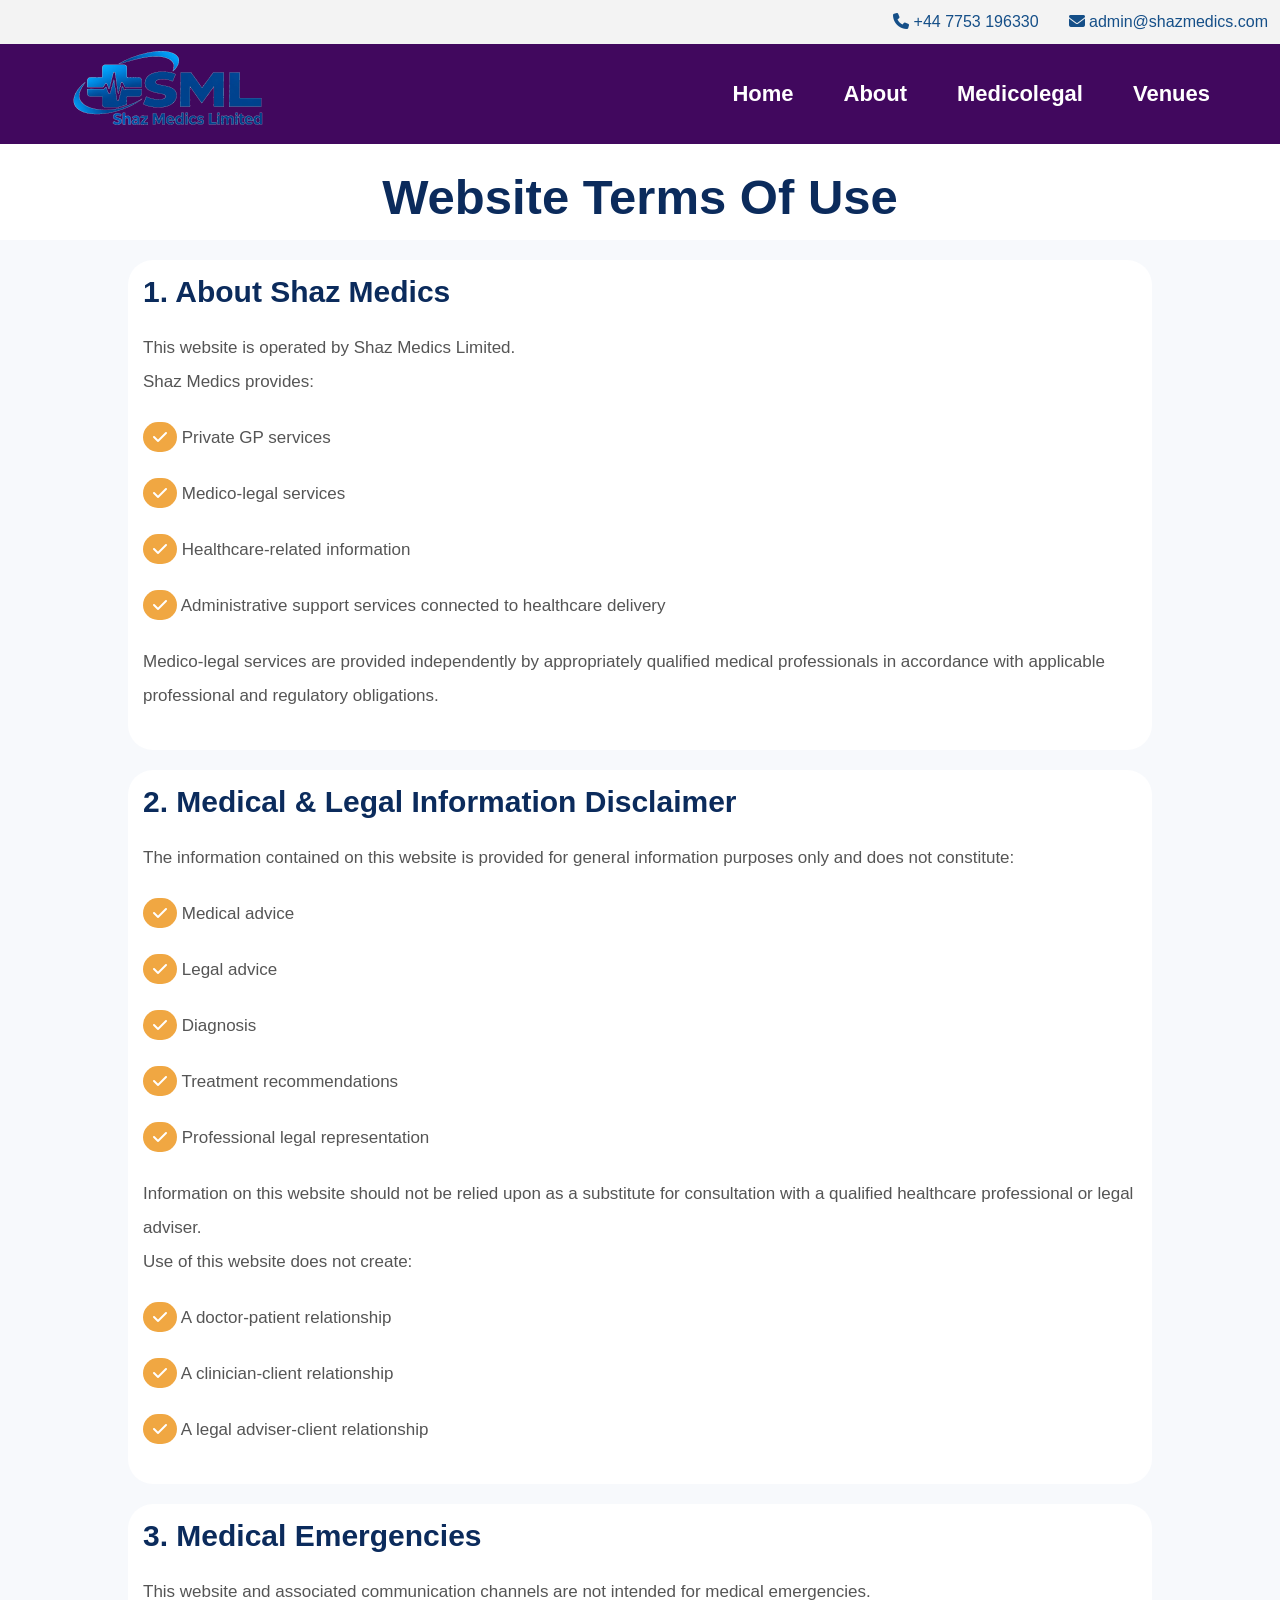
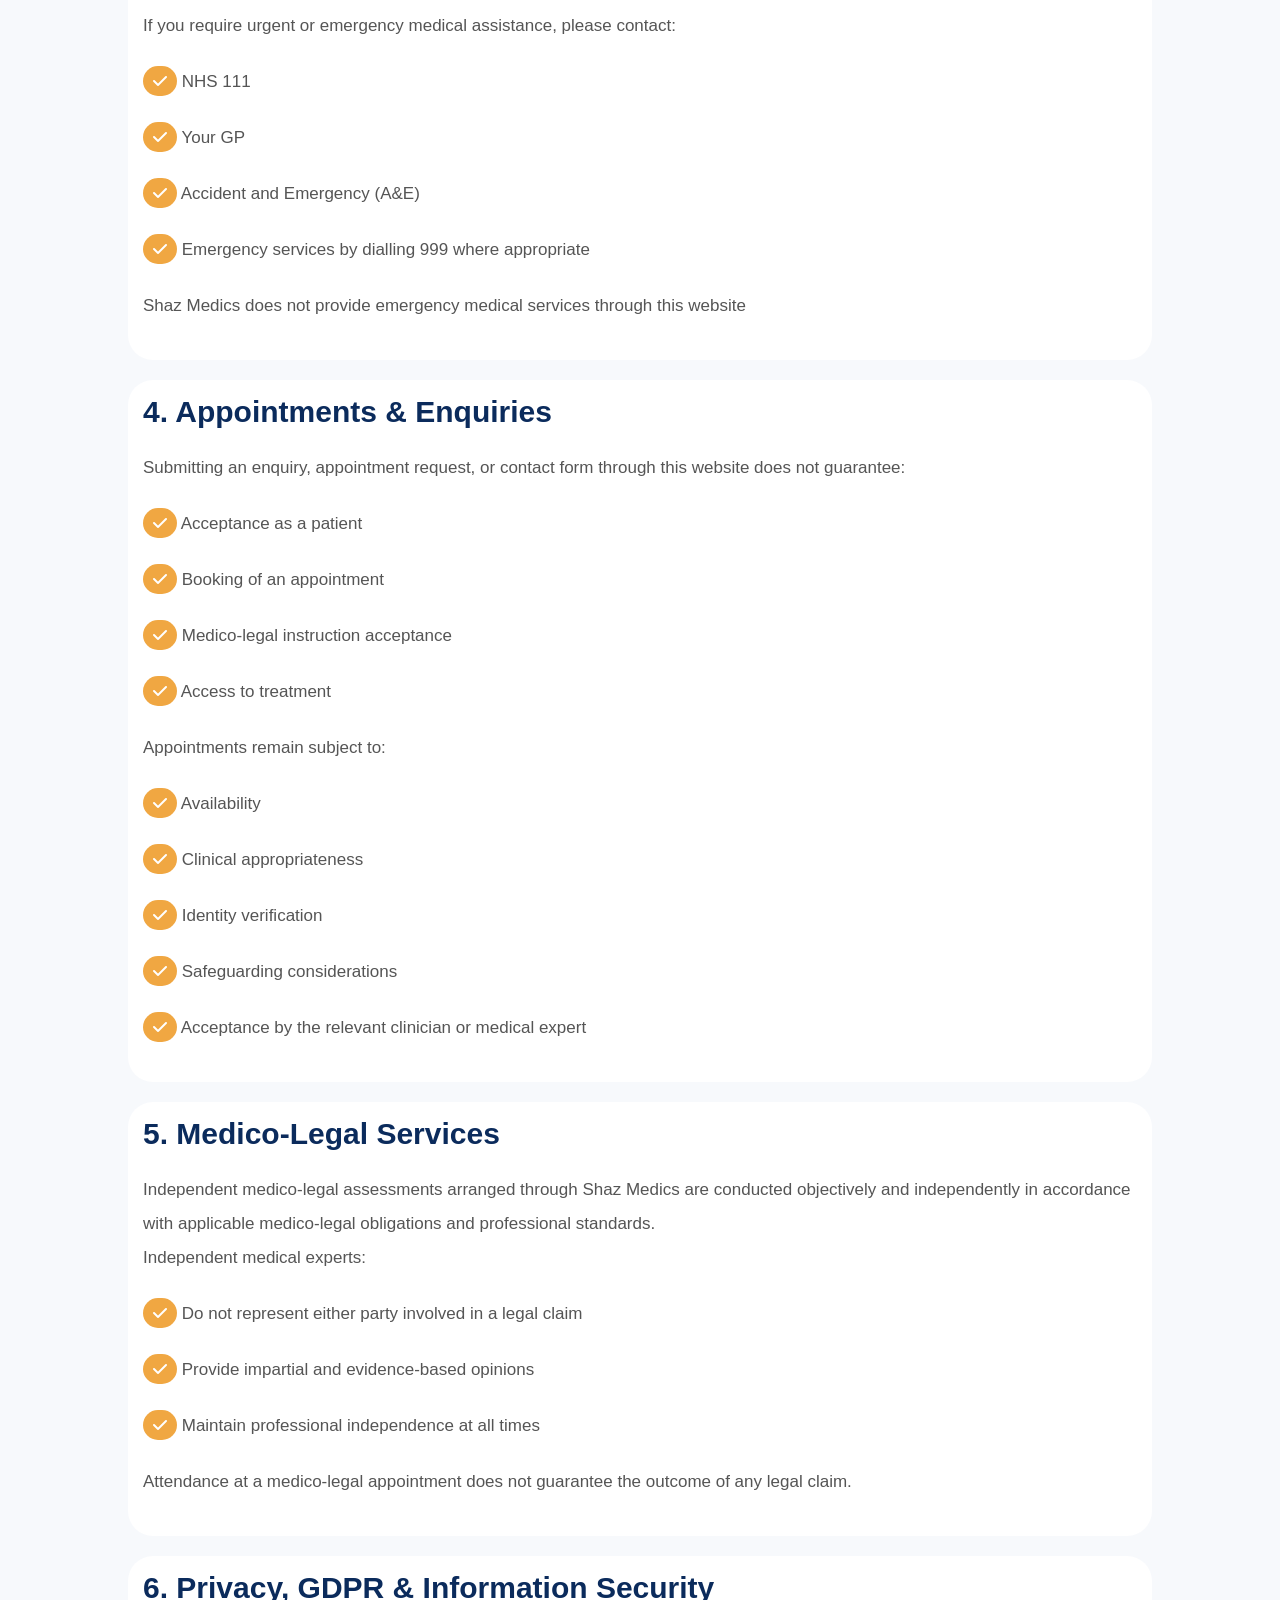
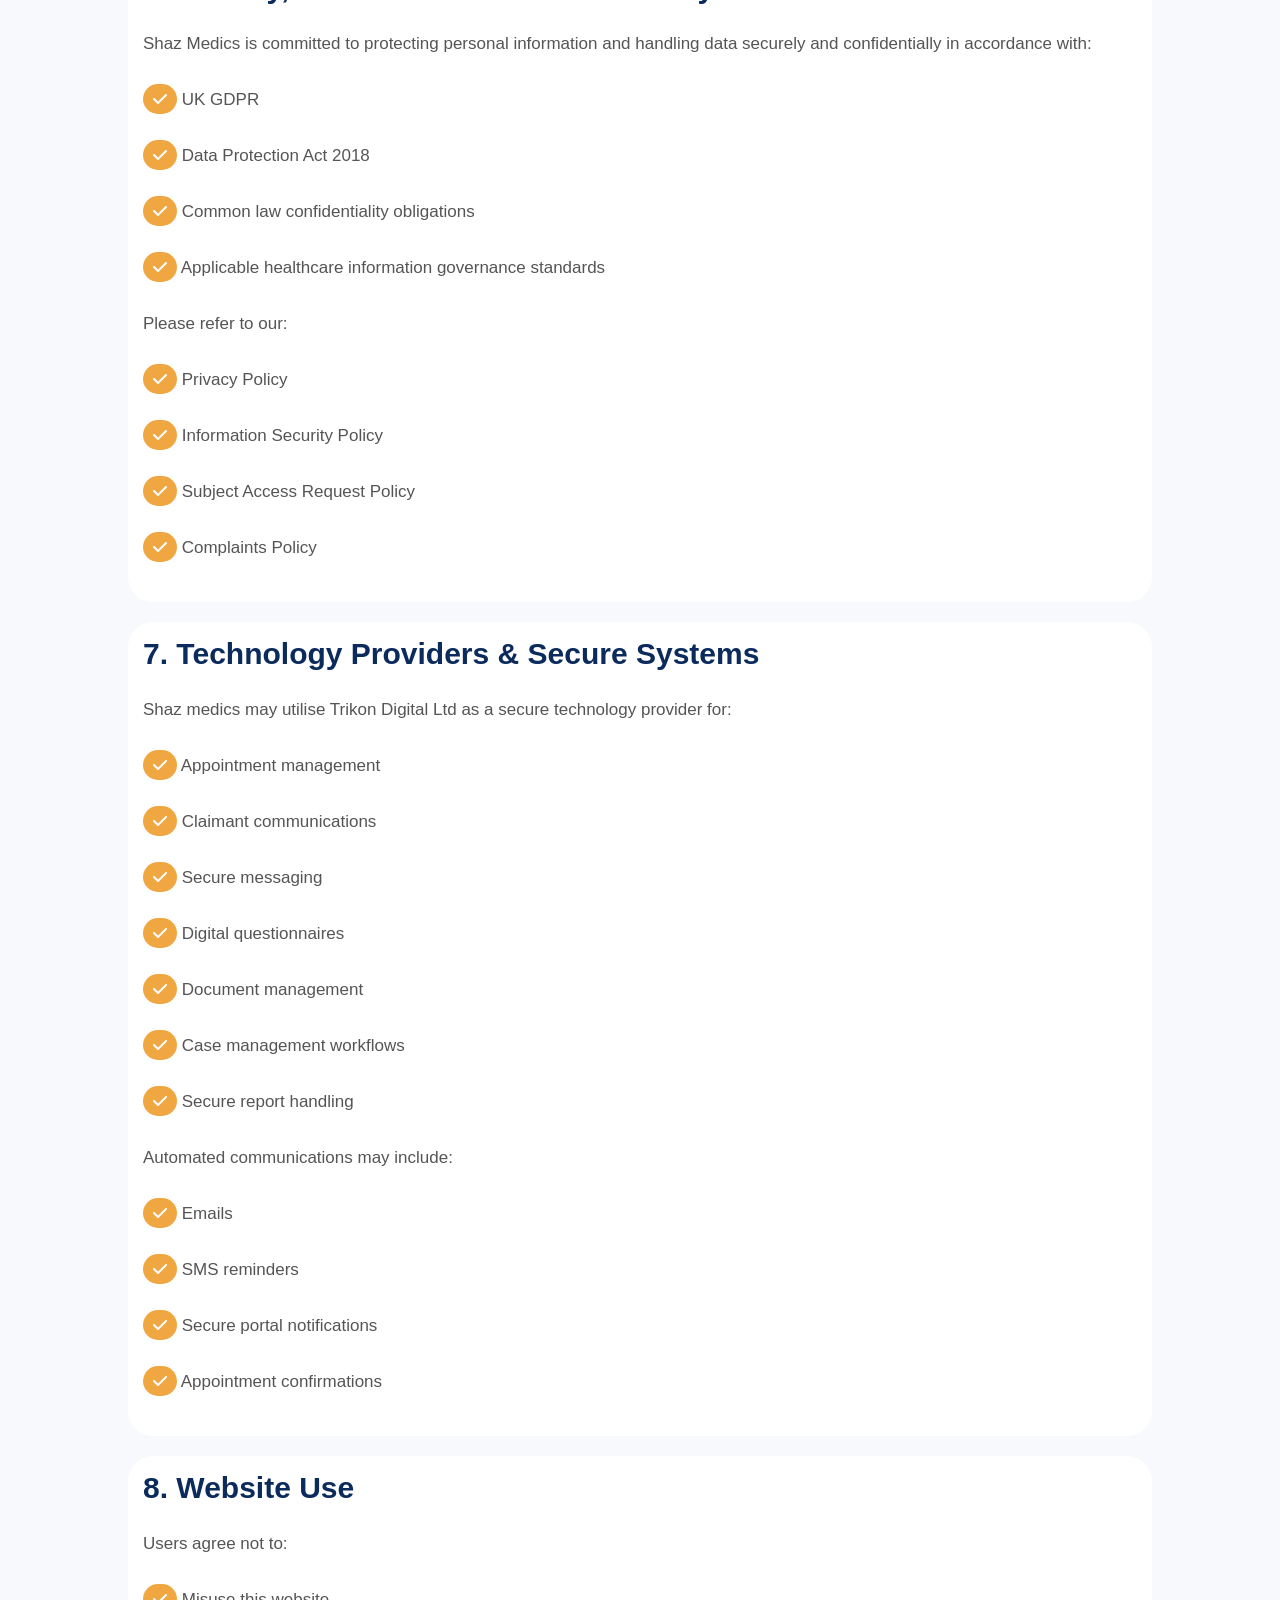
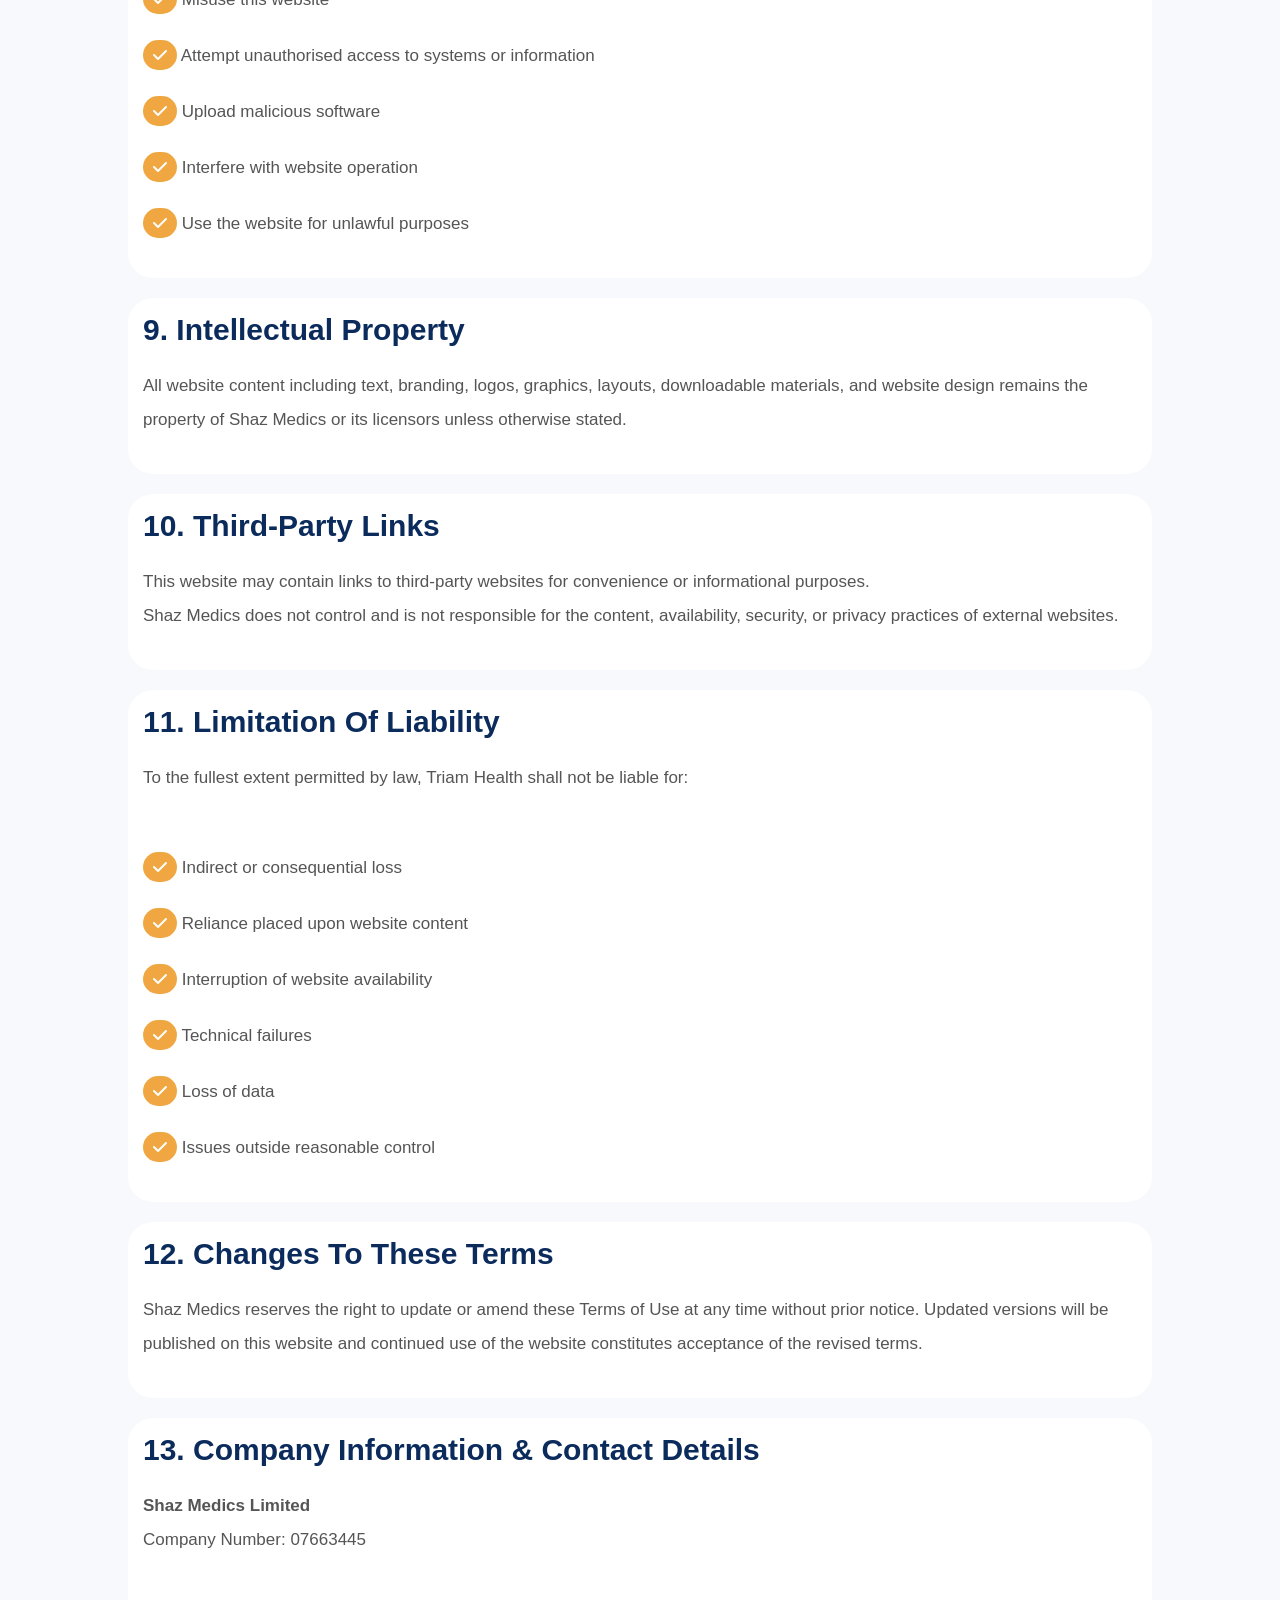
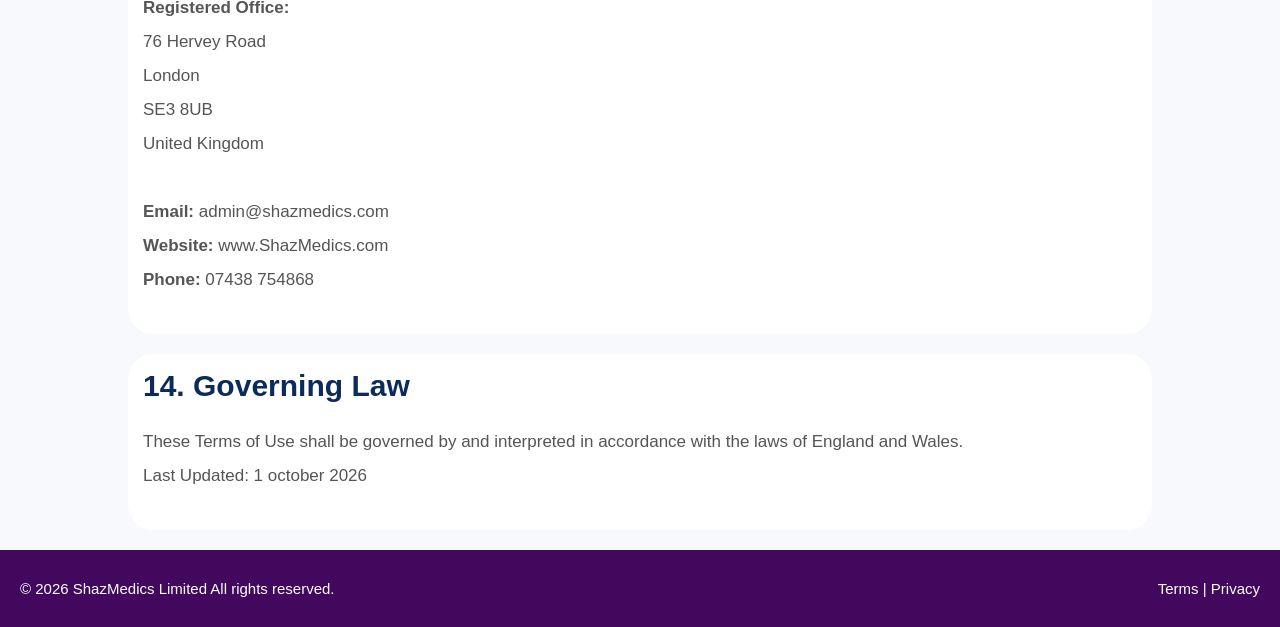
<file: terms_conditions.html>
<!DOCTYPE html>
<html lang="en">

<head>
    <meta charset="UTF-8">
    <meta name="viewport" content="width=device-width, initial-scale=1.0">
    <!-- Meta Tags start-->
    <meta name="keywords"
        content="Shaz, Shaz Medics, Shaz Medics and Wellness, Shaz Wellness, Shaz Doctor, Doctor Appointments, 24 Hour Doctor, Online Doctor, Online Consultations, Child Doctor, Family Doctor, Second Opinion, Paediatric Doctor, Skin Specialist, Skin Doctor, Foreign Doctor, Diabetes Specialist, Heart Specialist, Cardiologist, Dermatologist, Old age, Arthritis, Asthma Specialist, Cancer Specialist, Well Man Clinic, Well Women Clinic, Cancer Screening, Nutrition Specialist, Sports Medicine Specialist, Cosmetic Specialist, Chronic Disease Management, Home Care, Doctor Memberships, Pharmacy Discounts, Clinical Lab, Minor Surgery, High Blood Pressure Care, Stroke Treatments, Contraception, Skin Peels, Acne Treatment, Botox Injections, Filler treatments, Lip Fillers, Chemical Peels, Non-Surgical Face Beauty Treatments, Vaccinations, Nurse dressings, Daily Injections, Nutri Boosters, Holistic Treatment, Yoga and Wellness" />

    <meta name="author" content="Dr Syed Nawaz Ali, Abdul Haseeb, Haseeb Zikani" />

    <meta name="description"
        content="Experience Primary Care Medical Services tailored for Chronic Diseases, Treatments, and Prevention alongside comprehensive Diet and Nutrition solutions. Enjoy the convenience of affordable monthly memberships, providing access to 24/7 doctor consultations." />

    <!-- Meta Tags end-->
    <title>Shaz Medics Limited | GP consultations, Aesthetic Services, and Independent Medico-legal - Expertise at Your
        Service</title>
    <link rel="icon" type="image/x-icon" href="images/FaviconIcon.png">
    <link rel="stylesheet" href="css/stylesheet.css">
    <link rel="stylesheet" href="css/footerStyleSheet.css">
    <link rel="stylesheet" href="css/HomeSection.css">
    <link rel="stylesheet" href="css/TermsStyling.css">
    <!-- Font Awesome -->
    <link rel="stylesheet" href="https://cdnjs.cloudflare/all.min.css" />
    <link rel="stylesheet" href="https://cdnjs.cloudflare.com/ajax/libs/font-awesome/6.7.1/css/all.min.css" />
</head>

<body>
    <!-- HEADER -->

    <header>

        <!-- Top Bar -->
        <div class="top-bar">
            <a>
                <i class="fa-solid fa-phone"></i>
                +44 7753 196330
            </a>
            <a>
                <i class="fa-solid fa-envelope"></i>
                admin@shazmedics.com
            </a>
        </div>

        <!-- Navbar -->
        <nav class="navbar">

            <div class="hamburger" id="hamburger">
                <span></span>
                <span></span>
                <span></span>
            </div>

            <div class="logo">
                <img src="images/ShazMedicsLimitedLogo.png" alt="LogoPicture" />
            </div>



            <ul class="nav-links" id="navLinks">
                <!-- Apna Code -->

                <div class="mobile-menu-header">
                    <div class="close-menu" id="closeMenu">
                        ✕
                    </div>
                </div>


                <!-- End -->

                <li><a href="index.html">Home</a></li>
                <li><a href="about.html">About</a></li>
                <li><a href="medicolegal.html">Medicolegal</a></li>
                <li><a href="venues.html">Venues</a></li>
            </ul>

        </nav>

    </header>

    <!-- Term Section Code  -->
    <div class="TermHead">
        <h1>
            Website Terms Of Use
        </h1>
    </div>
    <div class="Cont">
        <div class="Box1">
            <h3>1. About Shaz Medics</h3>
            <p>
                This website is operated by Shaz Medics Limited.
                <br>
                Shaz Medics provides:
            </p>
            <p>
                <i class="fas fa-check"></i> Private GP services
            </p>
            <p>
                <i class="fas fa-check"></i> Medico-legal services
            </p>
            <p>
                <i class="fas fa-check"></i> Healthcare-related information
            </p>
            <p>
                <i class="fas fa-check"></i> Administrative support services connected to healthcare delivery
            </p>
            <p>
                Medico-legal services are provided independently by appropriately qualified medical professionals in
                accordance with applicable professional and regulatory obligations.
            </p>
        </div>
        <div class="Box2">
            <h3>
                2. Medical & Legal Information Disclaimer
            </h3>
            <p>
                The information contained on this website is provided for general information purposes only and does not
                constitute:
            </p>
            <p><i class="fas fa-check"></i> Medical advice</p>
            <p><i class="fas fa-check"></i> Legal advice</p>
            <p><i class="fas fa-check"></i> Diagnosis</p>
            <p><i class="fas fa-check"></i> Treatment recommendations</p>
            <p><i class="fas fa-check"></i> Professional legal representation</p>
            <p> Information on this website should not be relied upon as a substitute for consultation with a qualified
                healthcare professional or legal adviser.
                <br>
                Use of this website does not create:
            </p>

            <p><i class="fas fa-check"></i> A doctor-patient relationship</p>
            <p><i class="fas fa-check"></i> A clinician-client relationship</p>
            <p><i class="fas fa-check"></i> A legal adviser-client relationship</p>
        </div>
        <div class="Box3">
            <h3>
                3. Medical Emergencies
            </h3>
            <p>This website and associated communication channels are not intended for medical emergencies.
                <br>
                If you require urgent or emergency medical assistance, please contact:
            </p>

            <p><i class="fas fa-check"></i> NHS 111 </p>
            <p><i class="fas fa-check"></i> Your GP </p>
            <p><i class="fas fa-check"></i> Accident and Emergency (A&E)</p>
            <p><i class="fas fa-check"></i> Emergency services by dialling 999 where appropriate </p>
            <p> Shaz Medics does not provide emergency medical services through this website </p>
        </div>
        <div class="Box4">
            <h3>
                4. Appointments & Enquiries
            </h3>
            <p>
                Submitting an enquiry, appointment request, or contact form through this website does not guarantee:
            </p>
            <p><i class="fas fa-check"></i> Acceptance as a patient</p>
            <p><i class="fas fa-check"></i> Booking of an appointment</p>
            <p><i class="fas fa-check"></i> Medico-legal instruction acceptance </p>
            <p><i class="fas fa-check"></i> Access to treatment</p>
            <p>Appointments remain subject to:</p>
            <p><i class="fas fa-check"></i> Availability</p>
            <p><i class="fas fa-check"></i> Clinical appropriateness</p>
            <p><i class="fas fa-check"></i> Identity verification</p>
            <p><i class="fas fa-check"></i> Safeguarding considerations</p>
            <p><i class="fas fa-check"></i> Acceptance by the relevant clinician or medical expert</p>
        </div>
        <div class="Box5">
            <h3>
                5. Medico-Legal Services
            </h3>
            <p> Independent medico-legal assessments arranged through Shaz Medics are conducted objectively and
                independently in accordance with applicable medico-legal obligations and professional standards.
                <br>
                Independent medical experts:
            </p>

            <p> <i class="fas fa-check"></i> Do not represent either party involved in a legal claim</p>
            <p> <i class="fas fa-check"></i> Provide impartial and evidence-based opinions</p>
            <p> <i class="fas fa-check"></i> Maintain professional independence at all times</p>
            <p> Attendance at a medico-legal appointment does not guarantee the outcome of any legal claim.</p>
        </div>
        <div class="Box6">
            <h3>
                6. Privacy, GDPR & Information Security
            </h3>
            <p> Shaz Medics is committed to protecting personal information and handling data securely and
                confidentially in accordance with: </p>
            <p> <i class="fas fa-check"></i> UK GDPR</p>
            <p> <i class="fas fa-check"></i> Data Protection Act 2018</p>
            <p> <i class="fas fa-check"></i> Common law confidentiality obligations</p>
            <p> <i class="fas fa-check"></i> Applicable healthcare information governance standards</p>
            <p> Please refer to our:</p>

            <p> <i class="fas fa-check"></i> Privacy Policy</p>

            <p> <i class="fas fa-check"></i> Information Security Policy</p>

            <p> <i class="fas fa-check"></i> Subject Access Request Policy</p>

            <p> <i class="fas fa-check"></i> Complaints Policy</p>
        </div>
        <div class="Box7">
            <h3>
                7. Technology Providers & Secure Systems
            </h3>
            <p>

                Shaz medics may utilise Trikon Digital Ltd as a secure technology provider for:

            </p>
            <p> <i class="fas fa-check"></i> Appointment management</p>
            <p> <i class="fas fa-check"></i> Claimant communications</p>
            <p> <i class="fas fa-check"></i> Secure messaging</p>
            <p> <i class="fas fa-check"></i> Digital questionnaires</p>
            <p> <i class="fas fa-check"></i> Document management</p>
            <p> <i class="fas fa-check"></i> Case management workflows</p>
            <p> <i class="fas fa-check"></i> Secure report handling</p>
            <p>Automated communications may include:</p>
            <p> <i class="fas fa-check"></i> Emails</p>
            <p> <i class="fas fa-check"></i> SMS reminders</p>
            <p> <i class="fas fa-check"></i> Secure portal notifications</p>

            <p> <i class="fas fa-check"></i> Appointment confirmations <br></p>
        </div>
        <div class="Box8">
            <h3>
                8. Website Use

            </h3>
            <p> Users agree not to:</p>
            <p><i class="fas fa-check"></i> Misuse this website</p>
            <p><i class="fas fa-check"></i> Attempt unauthorised access to systems or information</p>
            <p><i class="fas fa-check"></i> Upload malicious software</p>
            <p><i class="fas fa-check"></i> Interfere with website operation</p>
            <p><i class="fas fa-check"></i> Use the website for unlawful purposes</p>

        </div>
        <div class="Box9">
            <h3>
                9. Intellectual Property

            </h3>
            <p>
                All website content including text, branding, logos, graphics, layouts, downloadable materials, and
                website design remains the property of Shaz Medics or its licensors unless otherwise stated.

            </p>
        </div>
        <div class="Box10">
            <h3>
                10. Third-Party Links
            </h3>
            <p>
                This website may contain links to third-party websites for convenience or informational purposes. <br>
                Shaz Medics does not control and is not responsible for the content, availability, security, or privacy
                practices of external websites.
            </p>
        </div>
        <div class="Box11">
            <h3>
                11. Limitation Of Liability
            </h3>
            <p>
                To the fullest extent permitted by law, Triam Health shall not be liable for: <br><br>
            </p>
            <p> <i class="fas fa-check"></i> Indirect or consequential loss</p>
            <p> <i class="fas fa-check"></i> Reliance placed upon website content</p>
            <p> <i class="fas fa-check"></i> Interruption of website availability</p>
            <p> <i class="fas fa-check"></i> Technical failures</p>
            <p> <i class="fas fa-check"></i> Loss of data</p>
            <p> <i class="fas fa-check"></i> Issues outside reasonable control</p>
        </div>
        <div class="Box12">
            <h3>
                12. Changes To These Terms

            </h3>
            <p>
                Shaz Medics reserves the right to update or amend these Terms of Use at any time without prior notice.
                Updated versions will be published on this website and continued use of the website constitutes
                acceptance of the revised terms.

            </p>
        </div>
        <div class="Box13">
            <h3>
                13. Company Information & Contact Details
            </h3>
            <p>
                <b>Shaz Medics Limited</b> <br>
                Company Number: 07663445
                <br> <br>
                <b>Registered Office:</b> <br>
                76 Hervey Road <br>
                London <br>
                SE3 8UB <br>
                United Kingdom <br>
                <br>
                <b>Email:</b> admin@shazmedics.com <br>
                <b>Website:</b> www.ShazMedics.com <br>
                <b>Phone:</b> 07438 754868

            </p>
        </div>
        <div class="Box14">
            <h3>
                14. Governing Law
            </h3>
            <p>

                These Terms of Use shall be governed by and interpreted in accordance with the laws of England and
                Wales.
                <br>
                Last Updated: 1 october 2026
            </p>
        </div>

    </div>





    <!-- FOOTER -->
    <section>
        <div class="FooterContainer">
            <div class="foot1">
                <p> © 2026 ShazMedics Limited All rights reserved. </p>
            </div>
            <div class="foot2">
                <p><a href="terms_conditions.html">Terms </a> | <a href="privacy_policy.html">Privacy</a> </p>
            </div>
        </div>
    </section>


</body>

</html>
</file>
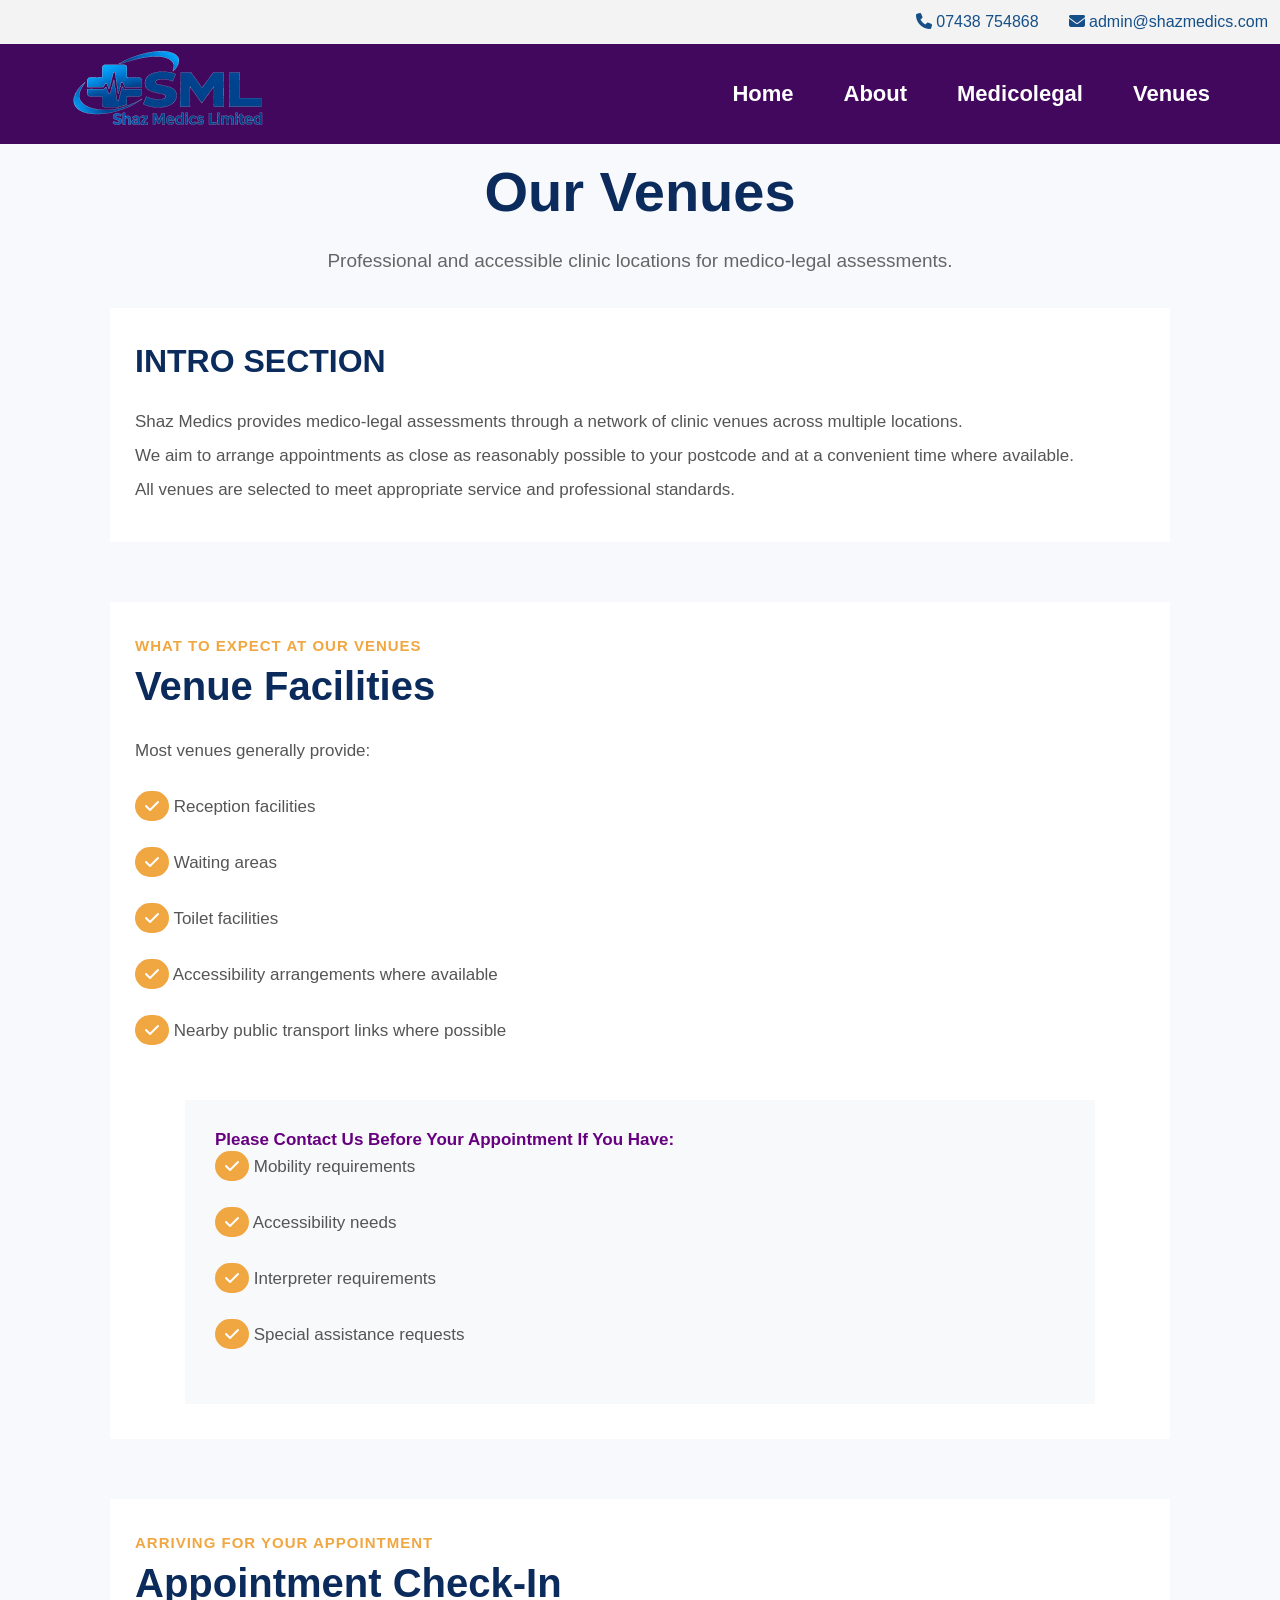
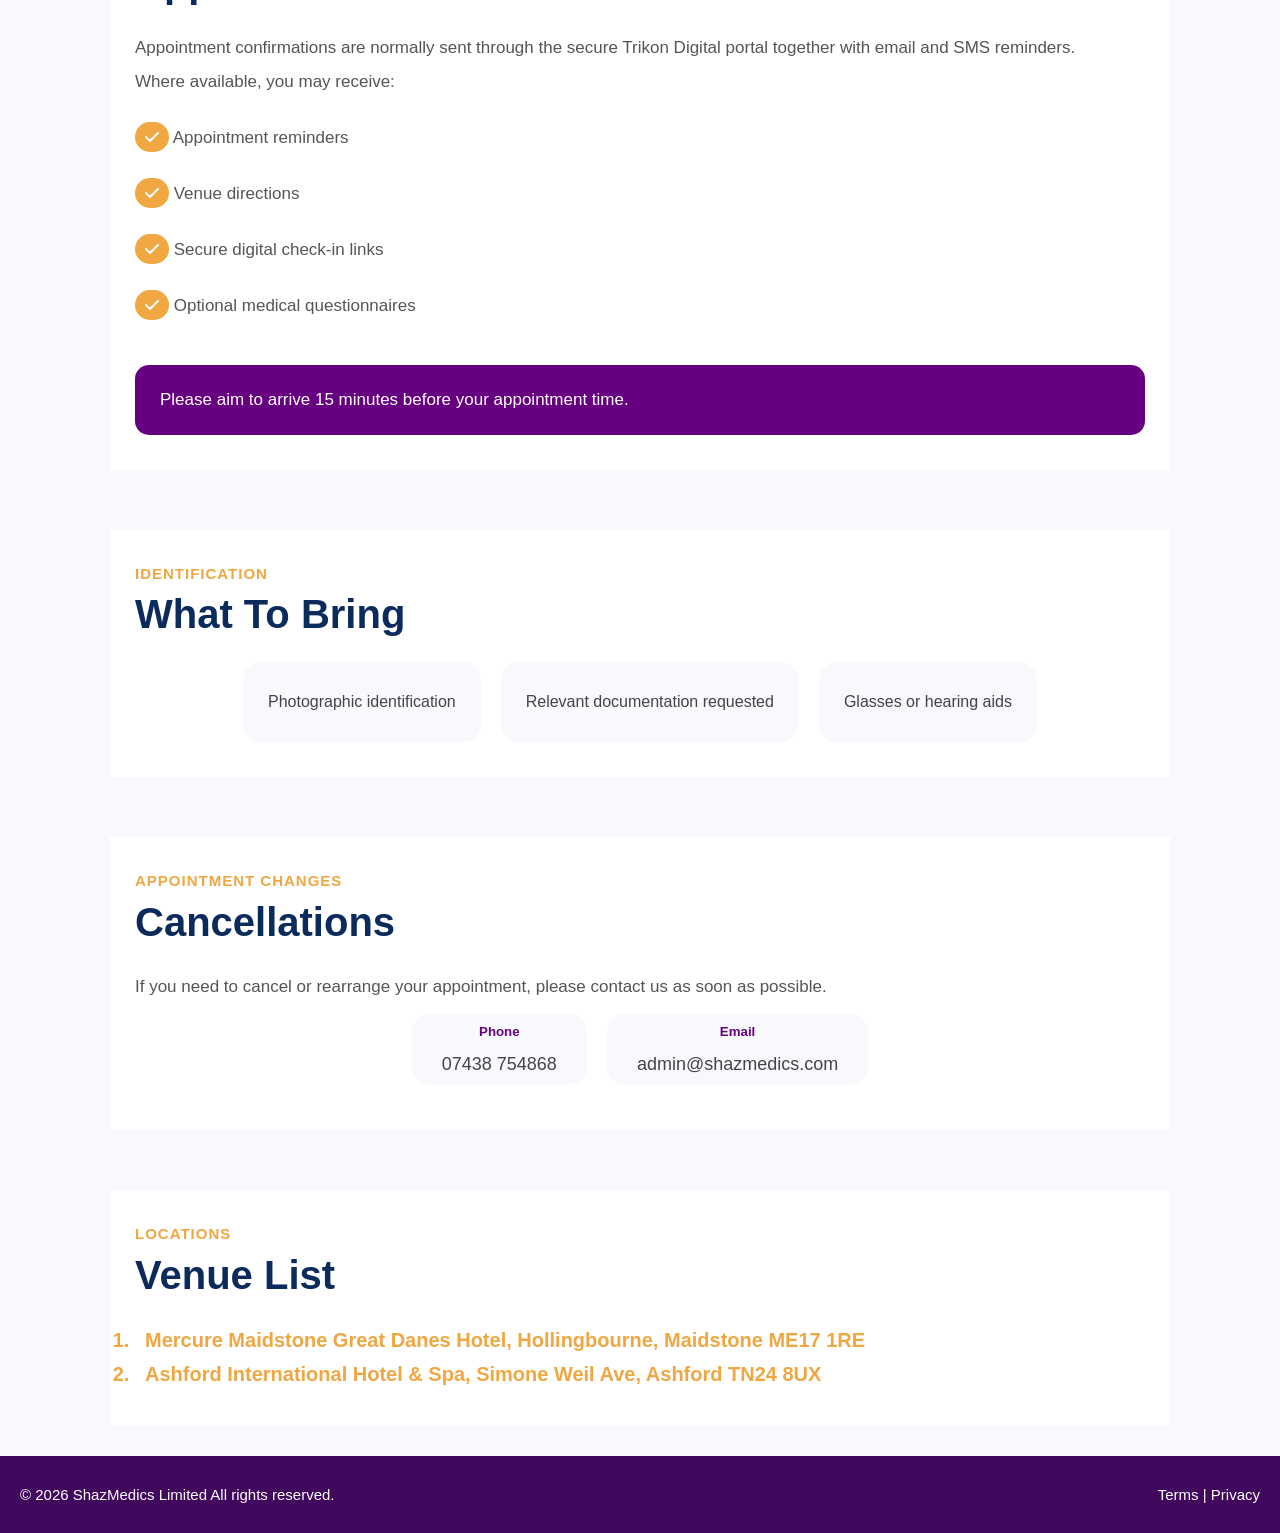
<file: venues.html>
<!DOCTYPE html>
<html lang="en">

<head>
    <meta charset="UTF-8">
    <meta name="viewport" content="width=device-width, initial-scale=1.0">
    <!-- Meta Tags start-->
    <meta name="keywords"
        content="Shaz, Shaz Medics, Shaz Medics and Wellness, Shaz Wellness, Shaz Doctor, Doctor Appointments, 24 Hour Doctor, Online Doctor, Online Consultations, Child Doctor, Family Doctor, Second Opinion, Paediatric Doctor, Skin Specialist, Skin Doctor, Foreign Doctor, Diabetes Specialist, Heart Specialist, Cardiologist, Dermatologist, Old age, Arthritis, Asthma Specialist, Cancer Specialist, Well Man Clinic, Well Women Clinic, Cancer Screening, Nutrition Specialist, Sports Medicine Specialist, Cosmetic Specialist, Chronic Disease Management, Home Care, Doctor Memberships, Pharmacy Discounts, Clinical Lab, Minor Surgery, High Blood Pressure Care, Stroke Treatments, Contraception, Skin Peels, Acne Treatment, Botox Injections, Filler treatments, Lip Fillers, Chemical Peels, Non-Surgical Face Beauty Treatments, Vaccinations, Nurse dressings, Daily Injections, Nutri Boosters, Holistic Treatment, Yoga and Wellness" />

    <meta name="author" content="Dr Syed Nawaz Ali, Abdul Haseeb, Haseeb Zikani" />

    <meta name="description"
        content="Experience Primary Care Medical Services tailored for Chronic Diseases, Treatments, and Prevention alongside comprehensive Diet and Nutrition solutions. Enjoy the convenience of affordable monthly memberships, providing access to 24/7 doctor consultations." />

    <!-- Meta Tags end-->
    <title>Shaz Medics Limited | GP consultations, Aesthetic Services, and Independent Medico-legal - Expertise at Your
        Service</title>
    <link rel="icon" type="image/x-icon" href="images/FaviconIcon.png">
    <link rel="stylesheet" href="css/stylesheet.css">
    <link rel="stylesheet" href="css/footerStyleSheet.css">
    <link rel="stylesheet" href="css/venues.css">
    <!-- Font Awesome -->
    <link rel="stylesheet" href="https://cdnjs.cloudflare/all.min.css" />
    <link rel="stylesheet" href="https://cdnjs.cloudflare.com/ajax/libs/font-awesome/6.7.1/css/all.min.css" />
</head>

<body>

    <!-- HEADER -->

    <header>

        <!-- Top Bar -->
        <div class="top-bar">
            <a>
                <i class="fa-solid fa-phone"></i>
                07438 754868
            </a>
            <a>
                <i class="fa-solid fa-envelope"></i>
                admin@shazmedics.com
            </a>
        </div>

        <!-- Navbar -->
        <nav class="navbar">

            <div class="hamburger" id="hamburger">
                <span></span>
                <span></span>
                <span></span>
            </div>

            <div class="logo">
                <b><img src="images/ShazMedicsLimitedLogo.png" alt="VenuesLogo" /></b>
            </div>



            <ul class="nav-links" id="navLinks">
                <!-- Apna Code -->

                <div class="mobile-menu-header">
                    <div class="close-menu" id="closeMenu">
                        ✕
                    </div>
                </div>


                <!-- End -->

                <li><a href="index.html">Home</a></li>
                <li><a href="about.html">About</a></li>
                <li><a href="medicolegal.html">Medicolegal</a></li>
                <li><a href="venues.html">Venues</a></li>
            </ul>

        </nav>

    </header>

    <!-- Header End -->

    <div class="MainContainer">
        <div class="MC1">
            <h1>Our Venues</h1>
        </div>
        <div class="MC2">
            <p>Professional and accessible clinic locations for medico-legal assessments.</p>
        </div>
    </div>

    <!-- Master Container of All Sections -->
    <div class="VenueMasterConatiner">
        <div class="VenueMasterConatiner1">
            <!-- Section1 Code -->
            <div class="VS1Cont">
                <div class="VSCont1">
                    <h3>
                        INTRO SECTION
                    </h3>
                </div>
                <div class="VSCont2">
                    <p>
                        Shaz Medics provides medico-legal assessments through a network of clinic venues across multiple
                        locations.
                        <br>
                        We aim to arrange appointments as close as reasonably possible to your postcode and at a
                        convenient time
                        where available.
                        <br>
                        All venues are selected to meet appropriate service and professional standards.
                    </p>
                </div>
            </div>
            <!-- Section1 Code End -->
        </div>
        <div class="VenueMasterConatiner2">
            <!-- Section2 Code Start -->
            <div class="VS2Cont">
                <div class="VS2Cont1">
                    <h5>
                        WHAT TO EXPECT AT OUR VENUES
                    </h5>
                </div>
                <div class="VS2Cont2">
                    <h2>
                        Venue Facilities
                    </h2>
                </div>
                <div class="VS3Cont3">
                    <p>
                        Most venues generally provide:
                    </p>
                    <p> <i class="fas fa-check"></i> Reception facilities</p>
                    <p> <i class="fas fa-check"></i> Waiting areas</p>
                    <p> <i class="fas fa-check"></i> Toilet facilities</p>
                    <p> <i class="fas fa-check"></i> Accessibility arrangements where available</p>
                    <p> <i class="fas fa-check"></i> Nearby public transport links where possible</p>
                </div>
                <div class="VS3Cont31">
                    <div class="VS3Cont3">
                        <h5 style="color: #670080;
    font-weight: 700; font-size: 17px;">Please Contact Us Before Your Appointment If You Have:</h5>
                        <p> <i class="fas fa-check"></i> Mobility requirements</p>
                        <p> <i class="fas fa-check"></i> Accessibility needs</p>
                        <p> <i class="fas fa-check"></i> Interpreter requirements</p>
                        <p> <i class="fas fa-check"></i> Special assistance requests</p>
                    </div>
                </div>
            </div>
            <!-- Section2 Code End -->
        </div>
        <div class="VenueMasterConatiner3">
            <!-- Section3 Code Start -->
            <div class="VS3Cont">
                <div class="VS3Cont1">
                    <h4>ARRIVING FOR YOUR APPOINTMENT</h4>
                </div>
                <div class="VS3Cont2">
                    <h2>Appointment Check-In</h2>
                </div>
                <div class="VS3Cont3">
                    <p>
                        Appointment confirmations are normally sent through the secure Trikon Digital portal together
                        with email
                        and SMS reminders.
                        <br>
                        Where available, you may receive:
                    </p>
                    <p> <i class="fas fa-check"></i> Appointment reminders</p>
                    <p> <i class="fas fa-check"></i> Venue directions</p>
                    <p> <i class="fas fa-check"></i> Secure digital check-in links</p>
                    <p> <i class="fas fa-check"></i> Optional medical questionnaires</p>
                </div>
                <div class="VS3Cont4" style="background-color: #670080;">
                    <p style="color: #fff;">
                        Please aim to arrive 15 minutes before your appointment time.
                    </p>
                </div>
            </div>
            <!-- Section3 Code End -->

        </div>
        <div class="VenueMasterConatiner4">
            <!-- Section4 Code Start -->
            <div class="VS4Cont">
                <div class="VS4Cont1">
                    <h4>Identification</h4>
                </div>
                <div class="VS4Cont2">
                    <h2>What To Bring</h2>
                </div>
                <div>
                    <div class="FlexCont">
                        <div class="FlexCont1">
                            Photographic identification
                        </div>
                        <div class="FlexCont2">
                            Relevant documentation requested
                        </div>
                        <div class="FlexCont3">
                            Glasses or hearing aids
                        </div>
                    </div>
                </div>
            </div>
            <!-- Section4 Code End -->
        </div>
        <div class="VenueMasterConatiner5">
            <!-- Section 5 Code Start -->
            <div class="VS5Cont">
                <div class="VS5Cont1">
                    <span>Appointment Changes</span>
                </div>
                <div class="VS5Cont2">
                    <h2>Cancellations</h2>
                </div>
                <div class="VS5Cont3">
                    <p>
                        If you need to cancel or rearrange your appointment, please contact us as soon as possible.
                    </p>
                </div>
                <div class="VS5Cont4">
                    <div class="flexContainer">
                        <div class="flexContainer1">
                            <h5 style="color: #670080;">Phone</h5>
                            <p>
                                07438 754868
                            </p>
                        </div>
                        <div class="flexContainer2">
                            <h5 style="color: #670080;">Email</h5>
                            <p>
                                admin@shazmedics.com
                            </p>
                        </div>
                    </div>
                </div>
            </div>

            <!-- Section 5 Code End -->
        </div>
        <div class="VenueMasterConatiner6">
            <!-- Section 6 Code Start -->
            <div class="VS6Cont">
                <div class="VS6Cont1">
                    <span>Locations</span>
                </div>
                <div class="VS6Cont2">
                    <h2>Venue List</h2>
                </div>
                <div class="VS6Cont3">
                    <ol>
                        <li>Mercure Maidstone Great Danes Hotel, Hollingbourne, Maidstone ME17 1RE</li>
                        <li>Ashford International Hotel & Spa, Simone Weil Ave, Ashford TN24 8UX</li>
                    </ol>
                </div>

            </div>
            <!-- Section 6 Code End -->
        </div>
    </div>


    <!-- FOOTER -->
    <section>
        <div class="FooterContainer">
            <div class="foot1">
                <p> © 2026 ShazMedics Limited All rights reserved. </p>
            </div>
            <div class="foot2">
                <p><a href="terms_conditions.html">Terms </a> | <a href="privacy_policy.html">Privacy</a> </p>
            </div>
        </div>
    </section>


    <script src="js/script.js"></script>
    <script src="js/footerScript.js"></script>

</body>

</html>
</file>
<file: css/stylesheet.css>
*{
    margin:0;
    padding:0;
    box-sizing:border-box;
    font-family:Poppins,sans-serif;
    
}

/* TOP BAR */

.top-bar{
    background:#f3f3f3;
    height:44px;
    display:flex;
    /* justify-content:center;
    align-items:center; */
    justify-content: right;
    align-items: center;
    gap:30px;
    /* ApnaKyaCode */
    padding-right: 12px;
    /* border: 2px solid red; */
}

.top-bar a{
    text-decoration:none;
    color:#154f88;
    font-size:16px;
    font-weight:500;
}

/* NAVBAR */

.navbar{
    /* height:116px; */
    height: 100px;
    /* background:#0f4d86; */
    background-color: #41085e;
    display:flex;
    justify-content:space-between;
    align-items:center;
    padding:0 70px;
    position:relative;
    
}

.logo img{
    /* width:140px; */
    width: 200px;
    height: 100px;
}

/* Logo Mobile Responsive */
@media screen and (max-width: 500px){
    .logo img{
        width:140px;
    }
}


.nav-links{
    display:flex;
    list-style:none;
    gap:50px;
}

.nav-links a{
    text-decoration:none;
    color:#fff;
    font-size:22px;
    font-weight:600;
}

/* HAMBURGER */

.hamburger{
    display:none;
    flex-direction:column;
    cursor:pointer;
}

 /* .hamburger span{
    width:34px;
    height:4px;
    background:#21d6cf;
    margin:4px 0;
    border-radius:3px;
}  */

/* APNa Code */
.hamburger span{
    display:block;
    height:3px;
    background: #f0a742;
    margin:6px 0;
    border-radius:10px;
    transition:0.3s ease;
}

/* First Line */
.hamburger span:nth-child(1){
    width:35px;
}

/* Second Line */
.hamburger span:nth-child(2){
    width:22px;
}

/* Third Line */
.hamburger span:nth-child(3){
    width:35px;
}

.mobile-menu-header{
    display:none;
}

/* MOBILE */

@media (max-width: 993px){

    .navbar{
        height:115px; 
        justify-content:center;
        padding:0 25px;
    }

    .logo img{
        width:130px;
    }

    .hamburger{
        display:flex;
        position:absolute;
        left:25px;
    }

    .nav-links{
        position:fixed;
        /* top:159px; */
        top: 0;
        left:-100%;
        width:280px;
        height:100vh;
        background:#0f4d86;
        flex-direction:column;
        gap:30px;
        padding-top:40px;
        padding-left:30px;
        transition:0.4s;
    }


    .nav-links.active{
        left:0;
    }

    .nav-links a{
        font-size:20px;
    }

    .mobile-menu-header{
        display:flex;
        justify-content:space-between;
        align-items:center;

        /* background:white; */

        width:100%;

        padding:15px 20px;

        margin:-40px -30px 20px -30px;
        /* border: 2px solid red; */
    }

    .mobile-logo img{
        width:100px;
        
    }

    .close-menu{
        font-size:28px;
        font-weight:bold;
        cursor:pointer;
        /* color:#1d2b3a; */
        color: #f0a742;
    }

}

/* MOBILE SMALL */

@media (max-width:576px){

    .top-bar{
        flex-direction:column;
        height:auto;
        padding:10px 0;
        gap:8px;
    }

    .top-bar a{
        font-size:15px;
    }

    .logo img{
        width:115px;
    }
}
</file>
<file: css/footerStyleSheet.css>
* {
    margin: 0;
    padding: 0;
    box-sizing: border-box;
    font-family: Poppins, sans-serif;

}

.FooterContainer {
    padding-top: 30px;
    padding-bottom: 30px;
    background-color: #41085e;
    width: 100%;
    display: flex;
    flex-direction: row;
    justify-content: space-between;
    padding-left: 20px;
    padding-right: 20px;
}

.foot2 a {
    text-decoration: none;
    color: #fff;
}


.foot1 p {
    color: #fff;
    font-size: 15px;

    /* border: 2px solid red; */
}


.foot2 p {
    color: #fff;
    font-size: 15px;
    /* border: 2px solid black; */
}


.DeveloperInfoContainer {
    width: 100%;
    display: flex;
    flex-direction: column;
    flex-wrap: wrap;
    background-color: #0d6efd;
    padding-left: 20px;
    padding-top: 20px;
}

.Devcont1 p {
    color: #fff;
    font-size: 15px;
    font-weight: 600;
    letter-spacing: 1px;
    animation: moveText 18s linear infinite;
}


@keyframes moveText {

    from {

        transform: translateX(100%);
    }

    to {
        transform: translateX(-100%);

    }
}
</file>
<file: css/HomeSection.css>
* {
    margin: 0;
    padding: 0;
    box-sizing: border-box;
    font-family: Poppins, sans-serif;

}
/* Section 1 CSS */
.HSContainer {
    width: 100%;
    display:flex;
    flex-direction: row;
    justify-content: space-around;
    flex-wrap: wrap;
    padding-bottom: 20px;
    padding-top: 20px;
    background-color: #f8f9fa;
}

.HSDiv1 h1,
.HSDiv2 h1 {
    color: #0b2b5c;
    font-size: 49px;
    font-weight: 700;
    line-height: 65px;
}

.HSDiv1 h5,
.HSDiv2 h5 {
    color: #f0a742;
    font-size: 22px;
    font-weight: 600;
    margin-top: 20px;
}

.HSDiv1 p,
.HSDiv2 p{
    font-size: 17px;
    color: #444;
    margin-top: 20px;
}

.HSDiv2 img{
    width: 400px;
    height:400px;
}

.HSDiv1{
    background-color: #f8f9fa;
    padding-top: 40px;
}


@media screen and (max-width:800px){
    /* .HSContainer{
        width:100%;
        display:flex;
        flex-direction: column;
        justify-content: center;
        align-items: center;
        gap: 20px;
    } */
    .HSDiv2 img{
        width: 100px;
        height: 100px;
    }

    /* .HSDiv1{
        padding-left: 10px;
    } */

}

/* END */

/* Section 3 CSS */
.MainDiv {
    width: 100%;
    display: flex;
    flex-direction: row;
    justify-content: center;
    gap: 20px;
}

.Card1,
.Card2 {
    width: 30%;
    border-radius: 15px 15px 15px 15px;
    background-color: #fff;
    box-shadow: 2px 4px 5px grey;
    padding-left: 20px;
    padding-right: 20px;
    padding-bottom: 20px;
}

.Card1 a {
    text-decoration: none;
    color: #f0a742;
    margin-left: 10px;
}

.Card2 a {
    text-decoration: none;
    color: #f0a742;
    margin-left: 10px;

}

.Card1 p {
    color: #666;
    padding-top: 15px;
    margin-left: 10px;
    line-height: 30px;
}

.Card2 p {
    color: #666;
    padding-top: 15px;
    margin-left: 10px;
    line-height: 30px;
}


.Card1 h2 {
    color: #0b2b5c;
    padding-top: 15px;
    margin-left: 10px;
}

.Card2 h2 {
    color: #0b2b5c;
    padding-top: 15px;
    margin-left: 10px;
}

.Card1 i {
    font-size: 50px;
    /* color: #1860ca; */
    color : #f0a742;
    /* background-color: #e8fffb; */
    margin-left: 10px;
}


.Card2 i {
    font-size: 50px;
    /* color: #1860ca; */
    color : #f0a742;
    /* background-color: #e8fffb; */
    margin-left: 10px;
}



.MainSection {
    background-color: #f7f9fc;
    width: 100%;
    height: auto;
    margin-top: 40px;
}

@media screen and (max-width: 680px) {

    .Card1,
    .Card2 {
        width: 100%;
    }
}


/* Consultation Options Section  */

.MainSectionCont {
    margin-top: 30px;
    width: 100%;
    min-height: 300px;
    /* border: 2px solid red; */

    display: flex;
    flex-direction: row;
    justify-content: center;
    gap: 25px;
    flex-wrap: wrap;
}

.bx1,
.bx2,
.bx3 {
    width: 30%;
    height: auto;
    padding-top: 30px;
    padding-left: 25px;
    /* padding-right: 10px; */
    box-sizing: border-box;
    margin-top: 10px;
    margin-bottom: 10px;
    background-color: #fff;
    border-radius: 25px;
    /* Animation Property */
    /* transition: transform 0.3s ease; */
    transition: transform 0.3s ease, box-shadow 0.3s ease;
    ;
}

.bx1:hover,
.bx2:hover,
.bx3:hover {
    transform: translateY(-10px);
    box-shadow: 0 10px 25px rgba(0, 0, 0, 0.08);
}



.bx1 h4,
.bx2 h4,
.bx3 h4 {
    color: #0b2c6a;
    font-size: 28px;
    padding-top: 20px;
}

.bx1 p,
.bx2 p,
.bx3 p {
    font-size: 17px;
    color: #5f6572;
    padding-top: 20px;

}

.bx1 i,
.bx2 i,
.bx3 i {
    font-size: 32px;
    font-weight: 900;
    background: linear-gradient(135deg, #17c4b2, #145cc7);
    border-radius: 22px;
    display: flex;
    justify-content: center;
    align-items: center;
    color: white;
    width: 78px;
    height: 78px;

}

@media (max-width: 768px) {

    .bx1,
    .bx2,
    .bx3 {
        width: 45%;
    }
}

@media (max-width: 500px) {

    .bx1,
    .bx2,
    .bx3 {
        width: 90%;
    }
}

/* Home Section 6 CSS */
.section6Div {
    width: 100%;
    /* height: 600px; */
    /* border: 2px solid red; */
    margin-top: 35px;
    background: linear-gradient(135deg, #1860ca, #15c9b1);
    display: flex;
    flex-direction: column;
}

.Sec6Card1 h1 {
    padding-top: 20px;
    color: #fff;
    font-size: 42px;
    font-weight: 700;
    text-align: center;
}

.Sec6Card2 p {
    color: #fff;
    font-size: 18px;
    margin-top: 20px;
    text-align: center;
}


.Sec6Card3 p {
    color: #fff;
    font-size: 22px;
    margin-top: 15px;
    font-weight: 600;
    text-align: center;
}

.Sec6Card4 p {
    margin-top: 15px;
    color: #fff;
    font-size: 22px;
    font-weight: 600;
    text-align: center;
}

/* END */
</file>
<file: css/about.css>
* {
    margin: 0;
    padding: 0;
    box-sizing: border-box;
    font-family: Poppins, sans-serif;

}

.Container1 {
    /* border: 2px solid red; */
    width: 100%;
    height: auto;
    display: flex;
    flex-direction: column;
    align-items: center;
    gap: 20px;
    padding-top: 20px;
    padding-bottom: 20px;
    background-color: #f8f9fa;
}

.AboutContBox1 h4 {

    color: #f0a742;
    font-size: 16px;
    font-weight: 600;
    text-transform: uppercase;
    letter-spacing: 1px;
}


.AboutContBox2 h1 {
    color: #0b2b5c;
    font-size: 56px;
    font-weight: 700;
    margin-top: 10px;
}


.AboutContBox3 p {
    color: #666;
    font-size: 18px;
    line-height: 34px;
    max-width: 900px;
    margin: auto;
    margin-top: 10px;
}


.Container2 {
    /* border: 2px solid black; */
    width: 80%;
    height: auto;
    display: flex;
    flex-direction: column;
    gap: 20px;
    padding-top: 20px;
    padding-bottom: 20px;
    padding-left: 40px;
    padding-right: 40px;
    border-radius: 25px;
    background-color: #fff;
}

.Cont2Box1 h4 {
    color: #0b2b5c;
    font-size: 38px;
    font-weight: 700;
    margin-bottom: 10px;
    margin-top: 10px;
}

.Cont2Box2 p {
    color: #555;
    font-size: 17px;
    line-height: 34px;
    margin-bottom: 22px;
}


.Container3{
    /* border: 2px solid orange; */
    width: 100%;
    height: auto;
    display: flex;
    flex-direction: column;
    gap: 20px;
    padding-top: 20px;
    padding-bottom: 20px;
    padding-left: 40px;
    padding-right: 40px;
    border-radius: 25px;
    background-color: #f8f9fa;
}


.cont3box2 p{
    color: #555;
    font-size: 17px;
    line-height: 34px;
    margin-bottom: 22px;
}


.cont3box1 h3{
    color: #0b2b5c;
    font-size: 30px;
    font-weight: 700;
    margin-bottom: 25px;
}

.cont3box2 i{
    line-height: 30px;
    padding-left: 10px;
    font-size: 16px;
    padding-right: 10px;
    background-color: #f0a742;
    color: #fff;
    border-radius: 25px;
}
</file>
<file: css/ComplaintPolicy.css>
* {
    margin: 0;
    padding: 0;
    box-sizing: border-box;
    font-family: Poppins, sans-serif;

}

.PrivacyCont h1 {
    color: #0b2b5c;
    font-size: 49px;
    font-weight: 700;
    margin-top: 25px;
    margin-bottom: 15px;
    text-align: center;
}


.Cont {
    width: 100%;
    height: auto;
    /* border: 2px solid black; */
    display: flex;
    flex-direction: column;
    align-items: center;
    gap: 20px;
    padding-top: 20px;
    padding-bottom: 20px;
    background-color: #f7f9fc;
}

.Box1,
.Box2,
.Box3,
.Box4,
.Box5,
.Box6,
.Box7,
.Box8,
.Box9,
.Box10,
.Box11 {
    width: 80%;
    height: auto;
    border-radius: 25px;
    padding-left: 15px;
    padding-top: 15px;
    padding-bottom: 15px;
    padding-right: 15px;
}

.Box1,
.Box2,
.Box3,
.Box4,
.Box5,
.Box6,
.Box7,
.Box8,
.Box9,
.Box10,
.Box11 {
    background-color: #fff;
}


.Box1 h3,
.Box2 h3,
.Box3 h3,
.Box4 h3,
.Box5 h3,
.Box6 h3,
.Box7 h3,
.Box8 h3,
.Box9 h3,
.Box10 h3,
.Box11 h3 {
    color: #0b2b5c;
    font-size: 30px;
    font-weight: 700;
    margin-bottom: 22px;
}


.Box1 p,
.Box2 p,
.Box3 p,
.Box4 p,
.Box5 p,
.Box6 p,
.Box7 p,
.Box8 p,
.Box9 p,
.Box10 p,
.Box11 p {
    color: #555;
    font-size: 17px;
    line-height: 34px;
}
</file>
<file: css/FAQs.css>
* {
    margin: 0;
    padding: 0;
    box-sizing: border-box;
    font-family: Poppins, sans-serif;
}

html {
scroll-behavior: smooth;
}

body {
font-family: "Poppins", Arial, sans-serif;
background-color: #f5f7fa;
color: #333333;
}


/* =========================================
MAIN FAQ PAGE
========================================= */

.faq-page {
width: 100%;
min-height: 100vh;

background-color: #f5f7fa;

padding: 34px 20px 80px;
}


/* =========================================
CONTAINER
========================================= */

.faq-container {
width: 100%;
max-width: 1030px;

margin: 0 auto;
}


/* =========================================
PAGE HEADER
========================================= */

.faq-header {
text-align: center;

margin-bottom: 47px;
}


.faq-small-heading {
display: block;

color: #f0a742;

font-size: 15px;
line-height: 1.4;

font-weight: 700;

letter-spacing: 0.7px;

text-transform: uppercase;

margin-bottom: 17px;
}


.faq-header h1 {
color: #0a3168;

font-size: 48px;
line-height: 1.2;

font-weight: 700;

letter-spacing: -0.5px;
}


/* =========================================
MAIN TWO COLUMN LAYOUT
========================================= */

.faq-layout {
display: grid;

grid-template-columns:
minmax(0, 720px)
minmax(310px, 350px);

gap: 24px;

align-items: start;
}


.faq-content {
width: 100%;
min-width: 0;
}


/* =========================================
FAQ SECTION
========================================= */

.faq-section {
margin-bottom: 45px;
}


.faq-section h2 {
color: #082f66;

font-size: 37px;
line-height: 1.3;

font-weight: 700;

letter-spacing: -0.5px;

margin-bottom: 34px;
}


/* =========================================
FAQ CARD
========================================= */

.faq-card {
width: 100%;

background-color: #ffffff;

border-radius: 22px;

padding: 41px 40px;

margin-bottom: 24px;

box-shadow:
0 5px 20px rgba(17, 53, 93, 0.035);
}


/* Question heading */

.faq-card h3 {
color: #1c62ce;

font-size: 25px;
line-height: 1.45;

font-weight: 700;

letter-spacing: -0.4px;

margin-bottom: 30px;
}


/* Internal subheading */

.faq-card h4 {
color: #082f66;

font-size: 17px;
line-height: 1.7;

font-weight: 600;

margin-top: 23px;
margin-bottom: 10px;
}


/* Normal paragraphs */

.faq-card p {
color: #3c3c3c;

font-size: 16.5px;
line-height: 2.05;

font-weight: 400;
}


.faq-card p + p {
margin-top: 14px;
}


/* =========================================
FAQ LISTS
========================================= */

.faq-card ul {
padding-left: 27px;

margin-top: 10px;
margin-bottom: 14px;
}


.faq-card li {
color: #3c3c3c;

font-size: 16px;
line-height: 1.9;

font-weight: 400;

padding-left: 4px;

margin-bottom: 4px;
}


.faq-card li::marker {
color: #1763ce;
}


/* =========================================
CONTACT INFORMATION
========================================= */

.faq-contact {
margin-top: 17px;
}


.faq-contact p {
color: #1763ce;

font-weight: 500;
}


/* =========================================
RIGHT FAQ SIDEBAR
========================================= */

.faq-sidebar {
width: 100%;

position: sticky;

top: 20px;
}


/* Main sidebar container */

.sidebar-box {
width: 100%;

max-height: calc(100vh - 40px);

overflow-y: auto;
overflow-x: hidden;

background-color: #ffffff;

border-radius: 22px 22px 0 0;

box-shadow: 7px 0 0 #dce2ec;
}


/* =========================================
SIDEBAR BLUE HEADER
========================================= */

.sidebar-title {
background-color: #2166cc;

color: #ffffff;

font-size: 24px;
line-height: 1.4;

font-weight: 700;

padding: 24px 28px;

position: sticky;

top: 0;

z-index: 2;
}


/* =========================================
SIDEBAR CATEGORY
========================================= */

.sidebar-category {
background-color: #ffffff;

color: #082f66;

font-size: 16px;
line-height: 1.5;

font-weight: 700;

padding: 18px 26px;

border-bottom: 1px solid #e8e8e8;
}


/* =========================================
SIDEBAR FAQ LINKS
========================================= */

.sidebar-box a {
display: block;

width: 100%;

background-color: #ffffff;

color: #555555;

font-size: 14px;
line-height: 1.55;

font-weight: 400;

text-decoration: none;

padding: 16px 25px 16px 40px;

border-bottom: 1px solid #eeeeee;

transition:
background-color 0.2s ease,
color 0.2s ease,
padding-left 0.2s ease;
}


/* Hover effect */

.sidebar-box a:hover {
color: #1763ce;

background-color: #f5f8fc;

padding-left: 44px;
}


/* =========================================
SIDEBAR SCROLLBAR
========================================= */

.sidebar-box::-webkit-scrollbar {
width: 7px;
}


.sidebar-box::-webkit-scrollbar-track {
background-color: #eef1f6;
}


.sidebar-box::-webkit-scrollbar-thumb {
background-color: #cfd6e1;

border-radius: 10px;
}


.sidebar-box::-webkit-scrollbar-thumb:hover {
background-color: #b9c2cf;
}


/* =========================================
SCROLL TARGET OFFSET
========================================= */

.faq-card {
scroll-margin-top: 30px;
}


/* =========================================
LAPTOP
1100px and below
========================================= */

@media (max-width: 1100px) {

.faq-container {
max-width: 940px;
}


.faq-layout {
grid-template-columns:
minmax(0, 1fr)
300px;

gap: 25px;
}


.faq-header h1 {
font-size: 44px;
}


.faq-section h2 {
font-size: 33px;
}


.faq-card {
padding: 35px 32px;
}


.faq-card h3 {
font-size: 23px;
}
}


/* =========================================
TABLET
850px and below
========================================= */

@media (max-width: 850px) {

.faq-page {
padding:
35px
24px
65px;
}


.faq-header {
margin-bottom: 40px;
}


.faq-header h1 {
font-size: 40px;
}


/*
Change desktop two-column
design into one column
*/

.faq-layout {
grid-template-columns: 1fr;

gap: 35px;
}


.faq-section h2 {
font-size: 32px;

margin-bottom: 26px;
}


/*
Sidebar goes under FAQs
on tablet/mobile
*/

.faq-sidebar {
position: static;
}


.sidebar-box {
max-height: none;

overflow: visible;

border-radius: 20px;

box-shadow: 6px 6px 0 #dce2ec;
}


.sidebar-title {
position: static;

border-radius: 20px 20px 0 0;
}
}


/* =========================================
MOBILE
600px and below
========================================= */

@media (max-width: 600px) {

.faq-page {
padding:
28px
16px
50px;
}


/* Header */

.faq-header {
margin-bottom: 35px;
}


.faq-small-heading {
font-size: 12px;

letter-spacing: 0.6px;

margin-bottom: 12px;
}


.faq-header h1 {
font-size: 32px;

line-height: 1.25;

letter-spacing: -0.3px;
}


/* Sections */

.faq-section {
margin-bottom: 38px;
}


.faq-section h2 {
font-size: 27px;

line-height: 1.35;

margin-bottom: 22px;
}


/* Cards */

.faq-card {
padding: 28px 22px;

border-radius: 18px;

margin-bottom: 18px;
}


.faq-card h3 {
font-size: 21px;

line-height: 1.45;

margin-bottom: 20px;
}


.faq-card h4 {
font-size: 15px;

line-height: 1.7;
}


.faq-card p {
font-size: 15px;

line-height: 1.8;
}


.faq-card li {
font-size: 15px;

line-height: 1.8;
}


.faq-card ul {
padding-left: 22px;
}


/* Sidebar */

.sidebar-title {
font-size: 21px;

padding: 20px 22px;
}


.sidebar-category {
font-size: 15px;

padding: 17px 22px;
}


.sidebar-box a {
font-size: 14px;

padding:
15px
22px
15px
30px;
}


.sidebar-box a:hover {
padding-left: 34px;
}
}


/* =========================================
SMALL MOBILE
380px and below
========================================= */

@media (max-width: 380px) {

.faq-page {
padding-left: 12px;
padding-right: 12px;
}


.faq-header h1 {
font-size: 28px;
}


.faq-section h2 {
font-size: 24px;
}


.faq-card {
padding: 24px 18px;
}


.faq-card h3 {
font-size: 19px;
}


.faq-card p,
.faq-card li {
font-size: 14px;
}


.sidebar-category {
font-size: 14px;
}


.sidebar-box a {
font-size: 13px;

padding-left: 24px;
}
}
</file>
<file: css/InformationSecurityPolicy.css>
* {
    margin: 0;
    padding: 0;
    box-sizing: border-box;
    font-family: Poppins, sans-serif;

}

.PrivacyCont h1 {
    color: #0b2b5c;
    font-size: 49px;
    font-weight: 700;
    margin-top: 25px;
    margin-bottom: 15px;
    text-align: center;
}


.Cont {
    width: 100%;
    height: auto;
    /* border: 2px solid black; */
    display: flex;
    flex-direction: column;
    align-items: center;
    gap: 20px;
    padding-top: 20px;
    padding-bottom: 20px;
    background-color: #f7f9fc;
}

.Box1,
.Box2,
.Box3,
.Box4,
.Box5,
.Box6,
.Box7,
.Box8,
.Box9,
.Box10,
.Box11,
.Box12,
.Box13 {
    width: 80%;
    height: auto;
    border-radius: 25px;
    padding-left: 15px;
    padding-top: 15px;
    padding-bottom: 15px;
    padding-right: 15px;
}

.Box1,
.Box2,
.Box3,
.Box4,
.Box5,
.Box6,
.Box7,
.Box8,
.Box9,
.Box10,
.Box11,
.Box12,
.Box13 {
    background-color: #fff;
}


.Box1 h3,
.Box2 h3,
.Box3 h3,
.Box4 h3,
.Box5 h3,
.Box6 h3,
.Box7 h3,
.Box8 h3,
.Box9 h3,
.Box10 h3,
.Box11 h3,
.Box12 h3,
.Box13 h3 {
    color: #0b2b5c;
    font-size: 30px;
    font-weight: 700;
    margin-bottom: 22px;
}


.Box1 p,
.Box2 p,
.Box3 p,
.Box4 p,
.Box5 p,
.Box6 p,
.Box7 p,
.Box8 p,
.Box9 p,
.Box10 p,
.Box11 p,
.Box12 p,
.Box13 p {
    color: #555;
    font-size: 17px;
    line-height: 34px;
    margin-bottom: 22px;
}
.Box1 i,
.Box2 i,
.Box3 i,
.Box4 i,
.Box5 i,
.Box6 i,
.Box7 i,
.Box8 i,
.Box9 i,
.Box10 i,
.Box11 i,
.Box12 i,
.Box13 i {
    line-height: 30px;
    padding-right: 10px;
    padding-left: 10px;
    background-color: #f0a742;
    font-size: 16px;
    color: #fff;
    border-radius: 25px;
}
</file>
<file: css/medicolegal.css>
* {
    margin: 0;
    padding: 0;
    box-sizing: border-box;
    font-family: Poppins, sans-serif;
}

.Ps4 p,
.Ps6 p {
    color: #555;
    font-size: 17px;
    line-height: 34px;
    margin-bottom: 22px;
    padding-top: 22px;
    padding-left: 20px;
}

.Ps4 i,
.Ps6 i {
    line-height: 30px;
    padding-right: 10px;
    padding-left: 10px;
    background-color: #f0a742;
    font-size: 16px;
    color: #fff;
    border-radius: 25px;
}


.SectionBoss {
    width: 100%;
    height: auto;
    /* border: 2px solid yellow; */
}



.MedicoContainer1 {
    width: 100%;
    height: auto;
    /* border: 2px solid red; */
    display: flex;
    flex-direction: column;
    align-items: center;
    padding-top: 20px;
    padding-bottom: 20px;
    background-color: #f8f9fa;

}


.MedicoBox1 h4 {
    color: #f0a742;
    font-size: 16px;
    font-weight: 600;
    text-transform: uppercase;
    letter-spacing: 1px;
}

.MedicoBox2 h1 {
    color: #0b2b5c;
    font-size: 56px;
    font-weight: 700;
    margin-top: 10px;
}


.MedicoContainer2 {
    width: 100%;
    /* border: 2px solid black; */
    display: flex;
    flex-direction: row;
    justify-content: center;
    gap: 20px;
    background-color: #f8f9fa;
    margin-top: 30px;
}

.bx1 {
    width: 30%;
    height: 400px;
    /* border:2px solid red; */
    border-radius: 25px;
    background-color: #fff;
    margin-top: 60px;
}

.bx2 {
    width: 40%;
    height: auto;
    /* border: 2px solid maroon; */
    border-radius: 25px;
    background-color: #fff;
    padding-top: 20px;
    padding-left: 20px;
    padding-right: 10px;
}


.bx1 img {
    width: 100%;
    height: 400px;
    padding-top: 20px;
    padding-bottom: 30px;
    padding-left: 20px;
    padding-right: 20px;
}


.Clinicalcontainer {
    /* border: 2px solid black; */
    width: 100%;
    height: auto;
    display: flex;
    flex-direction: column;

}

.clinicbox2 h2 {
    font-size: 46px;
    font-weight: 700;
    color: #0b2b5c;
    margin-top: 15px;
    text-align: center;
}

.clinicbox1 h4 {
    color: #f0a742;
    font-size: 18px;
    font-weight: 600;
    letter-spacing: 1px;
    text-transform: uppercase;
    text-align: center;
    margin-top: 15px;
}


.Section1Container {
    /* border: 2px solid maroon; */
    width: 100%;
    height: auto;
    display: flex;
    flex-direction: row;
    justify-content: center;
    gap: 20px;
}

.Section2Container {
    /* border: 2px solid blue; */
    width: 100%;
    height: auto;
    display: flex;
    flex-direction: row;
    justify-content: center;
    gap: 20px;
    margin-top: 20px;

}

.b1,
.b2,
.b3,
.b4 {
    display: flex;
    flex-direction: row;
    gap: 20px;
    width: 400px;
    margin-top: 20px;
    border-radius: 18px;
    background-color: #fff;
    border: 1px solid #edf1f7;
    box-shadow: 0 3px 12px rgba(0, 0, 0, 0.04);
}


.b1 i,
.b2 i,
.b3 i,
.b4 i {
    font-size: 28px;
    color: #0d63c9;
    padding-left: 10px;
    padding-top: 10px;
}

.b1 p,
.b2 p,
.b3 p,
.b4 p {
    font-size: 16px;
    line-height: 30px;
    color: #555;
    margin-bottom: 0;
}

.b1 h4,
.b2 h4,
.b3 h4,
.b4 h4 {
    font-size: 22px;
    font-weight: 700;
    color: #0d2c6c;
    margin-bottom: 12px;
    padding-top: 10px;
}


.Sec {
    /* border: 2px solid red; */
    width: 100%;
    display: flex;
    flex-direction: column;
    justify-content: center;
    margin-top: 30px;
    background-color: #f7f9fc;
    /* Yaha se Karenge adjustment Divs ki  */
    padding-left: 100px;
    padding-right: 100px;
    padding-bottom: 20px;
}

.Sec1 h4 {
    color: #f0a742;
    font-size: 18px;
    font-weight: 600;
    text-transform: uppercase;
    letter-spacing: 1px;
    text-align: center;
    padding-top: 20px;
    text-align: center;
}

.Sec2 h1 {
    font-size: 52px;
    font-weight: 700;
    color: #0b2b5c;
    margin-top: 15px;
    text-align: center;
}

.Sec3 p {
    text-align: center;
    max-width: 850px;
    margin: auto;
    color: #666;
    line-height: 34px;
    font-size: 18px;
    margin-top: 20px;
}

/* Tabs CSS begins*/
.Sect {
    /* border: 2px solid blue; */
    width: 100%;
    display: flex;
    flex-direction: column;
    gap: 20px;
    padding-left: 10px;
    padding-right: 10px;
}

.tab1 p,
.tab2 p,
.tab3 p,
.tab4 p {
    /* color: #444;
    font-size: 17px;
    line-height: 30px;
    box-shadow: 0 4px 15px rgba(0, 0, 0, 0.05); */
    color: #555;
    font-size: 17px;
    line-height: 34px;
    margin-bottom: 22px;
}

.tab1 i,
.tab2 i,
.tab3 i,
.tab4 i{
    line-height: 30px;
    padding-right: 10px;
    padding-left: 10px;
    background-color: #f0a742;
    font-size: 16px;
    color: #fff;
    border-radius: 25px;
}

.tab1,
.tab2,
.tab3,
.tab4 {
    /* border:  2px solid red; */
    background-color: #fff;
    border-radius: 16px;
    /* display: flex;
    flex-direction: column; */
    padding-top: 17px;
    padding-left: 17px;
}

Sect
/* Tabs CSS Ends  */

/* Paragraph CSS Begins */

.cnt1 {
    width: 100%;
    /* border: 2px solid black; */
    background-color: #f7f9fc;
    margin-top: 20px;
}

.cnt1 p {
    margin: auto;
    color: #666;
    line-height: 34px;
    font-size: 18px;
    margin-top: 20px;
    text-align: center;
}

/* AssesmentContainer CSS */

.AssesmentContainer {
    width: 100%;
    height: auto;
    /* border: 2px solid black; */
    display: flex;
    flex-direction: column;
    align-items: center;
    padding-top: 10px;
}

.AssesmentContainer h4 {
    color: #f0a742;
    font-size: 18px;
    font-weight: 600;
    text-transform: uppercase;
    letter-spacing: 1px;
}

.AssesmentContainer h1 {
    font-size: 52px;
    font-weight: 700;
    color: #0b2b5c;
    margin-top: 15px;
}

.AssesmentCont {
    /* border: 2px solid darkgreen; */
    width: 100%;
    display: flex;
    flex-direction: row;
    justify-content: center;
    gap: 20px;
}

.boX1 {
    /* background-color: #15c9b1; */
    width: 10%;
}

.boX2 {
    background-color: #fff;
    width: 80%;
    display: flex;
    flex-direction: column;
    padding-left: 50px;
    padding-right: 50px;
    border-radius: 25px;
    box-shadow: 0 8px 30px rgba(0, 0, 0, 0.06);
    margin-top: 20px;
    margin-bottom: 10px;
}

.boX2 p {
    color: #555;
    line-height: 34px;
    font-size: 17px;
    padding-left: 20px;
    padding-right: 10px;

}

.boX2 h3 {
    color: #0b2b5c;
    font-weight: 700;
    margin-bottom: 20px;
    padding-left: 20px;
    padding-right: 10px;
    /* padding-top: 10px; */
}


.boX1 img {
    width: 40%;
    height: 100px;
    display: block;
    margin: 0 auto;
}

.parCont {
    /* border: 2px solid red; */
    width: 100%;
    border-radius: 25px;
    background-color: #f7f9fc;
    padding-left: 20px;
}


.parCont h5 {
    color: #1860ca;
    font-weight: 700;
    margin-bottom: 15px;
    font-size: 18px;
}

.parCont p {
    color: #555;
    line-height: 34px;
}


/* During The Assessment CSS */
.AssesmentCont2 {
    /* border: 2px solid darkgreen; */
    width: 100%;
    display: flex;
    flex-direction: row;
    justify-content: center;
    gap: 20px;
}

.box1 {
    /* background-color: #15c9b1; */
    width: 10%;
}

.box2 {
    background-color: #fff;
    width: 80%;
    display: flex;
    flex-direction: column;
    padding-left: 50px;
    padding-right: 50px;
    border-radius: 25px;
    box-shadow: 0 8px 30px rgba(0, 0, 0, 0.06);
    margin-top: 20px;
    margin-bottom: 10px;
}

.box2 p {
    color: #555;
    line-height: 34px;
    font-size: 17px;
    padding-left: 20px;
    padding-right: 10px;

}

.box2 h3 {
    color: #0b2b5c;
    font-weight: 700;
    margin-bottom: 20px;
    padding-left: 20px;
    padding-right: 10px;
    /* padding-top: 10px; */
}


.box1 img {
    width: 40%;
    height: 100px;
    display: block;
    margin: 0 auto;
}

.parcont {
    /* border: 2px solid red; */
    width: 100%;
    border-radius: 25px;
    background-color: #f7f9fc;
    padding-left: 20px;
    padding-top: 20px;
    margin-top: 20px;
    margin-bottom: 20px;
}

.parcont li {
    color: #555;
    line-height: 34px;
    margin-left: 20px;
}

/* Payments CSS */


.AssesmentCont3 {
    width: 100%;
    display: flex;
    flex-direction: row;
    justify-content: center;
    gap: 20px;
}

.Daba1 img {
    width: 40%;
    height: 100px;
    display: block;
    margin: 0 auto;
}

.Daba1 {
    width: 10%;
}

.Daba2 {
    background-color: #fff;
    width: 80%;
    /* display: flex;
    flex-direction: column; */
    padding-left: 50px;
    padding-right: 50px;
    border-radius: 25px;
    box-shadow: 0 8px 30px rgba(0, 0, 0, 0.06);
    /* margin-top: 20px;
    margin-bottom: 10px; */
    /* border: 2px solid red; */
}

/* Daba2 CSS */
.PaymentContainer {
    /* border: 2px solid yellow; */
    width: 100%;
    display: flex;
    justify-content: center;
    gap: 20px;
}

.Paycont1,
.Paycont2 {
    background: #f7f9fc;
    padding: 30px;
    border-radius: 20px;
    margin-top: 30px;
    margin-left: 30px;
    margin-right: 30px;
    margin-bottom: 30px;
}

.Paycont1 h4,
.Paycont2 h4 {
    font-weight: 700;
    margin-bottom: 18px;
    color: #0b2b5c;
}

.Paycont1 p,
.Paycont2 p {
    color: #555;
    line-height: 34px;
    font-size: 17px;

}


.SuperMainCont {
    /* border: 2px solid black; */
    width: 100%;
    display: flex;
    flex-direction: column;
    background-color: #f7f9fc;
    padding-top: 3rem;
    padding-bottom: 3rem;
}
</file>
<file: css/PrivacySecurity.css>
* {
            margin: 0;
            padding: 0;
            box-sizing: border-box;
            font-family: Poppins, sans-serif;
        }

        .PScont {
            /* border: 2px solid black; */
            width: 100%;
            display: flex;
            flex-direction: column;
            gap: 20px;
            padding: 30px 30px 30px 30px;
            background-color: #fff;
        }

        .Ps1 h4 {
            color: #f0a742;
            font-size: 16px;
            font-weight: 600;
            text-transform: uppercase;
            letter-spacing: 1px;

        }

        .Ps2 h2 {
            color: #0b2b5c;
            font-size: 42px;
            font-weight: 700;
            margin-top: 12px;
        }

        .Ps3 p,
        .Ps5 p,
        .Ps7 p {
            color: #555;
            line-height: 34px;
            font-size: 17px;
        }

        .Ps4 li,
        .Ps6 li {
            padding-left: 38px;
            margin-bottom: 18px;
            color: #555;
            font-size: 17px;
            line-height: 30px;
            /* dsad */

        }

        .Ps4,
        .Ps6 {
            margin-left: 20px;
            background-color: #f7f9fc;
            border-radius: 18px;
        }
</file>
<file: css/supportComplaint.css>
* {
    margin: 0;
    padding: 0;
    box-sizing: border-box;
    font-family: Poppins, sans-serif;

}

.SupportContainer {
    /* border: 2px solid red; */
    width: 100%;
    display: flex;
    flex-direction: column;
    padding-left: 20px;
    padding-right: 20px;
    padding-bottom: 20px;
    padding-top: 20px;
    background-color: #fff;
}

.supportbox1 h4 {
    color: #f0a742;
    font-size: 16px;
    font-weight: 600;
    text-transform: uppercase;
    letter-spacing: 1px;
}

.supportbox2 h2 {
    color: #0b2b5c;
    font-size: 42px;
    font-weight: 700;
    margin-top: 12px;
    margin-bottom: 10px;
}

.supportbox3 p {
    color: #555;
    line-height: 34px;
    font-size: 17px;
}

.supportbox4 {
    /* background: #1860ca; */
    color: #fff;
    /* padding: 22px 30px; */
    border-radius: 16px;
    font-size: 20px;
    font-weight: 600;
    display: inline-block;
    color: #f0a742;
}

.supportbox5 {
    color: #555;
    line-height: 34px;
    font-size: 17px;
}

.supportbox6 p {
    background: #f7f9fc;
    padding: 22px 25px;
    border-left: 4px solid #f0a742;
    border-radius: 14px;
    margin-top: 25px;
    color: #444;
    line-height: 30px;

}
</file>
<file: css/AppointmentAndEnquiry.css>
* {
     margin: 0;
     padding: 0;
     box-sizing: border-box;
     font-family: Poppins, sans-serif;

 }

 .AppointmentAndEnquiresContainer {
     /* border: 2px solid green; */
     width: 100%;
     display: flex;
     flex-direction: column;
     padding-left: 20px;
     padding-right: 20px;
     padding-bottom: 20px;
     padding-top: 20px;
     background-color: #fff;
 }

 .AppEnqCont1 h4 {
     color: #f0a742;
     font-size: 16px;
     font-weight: 600;
     text-transform: uppercase;
     letter-spacing: 1px;
 }

 .AppEnqCont2 h2 {
     color: #0b2b5c;
     font-size: 42px;
     font-weight: 700;
     margin-top: 12px;
     margin-bottom: 10px;
 }

 .AppEnqCont3 p,
 .AppEnqCont4 p {
     color: #555;
     line-height: 34px;
     font-size: 17px;
 }
</file>
<file: css/ClinicLocation.css>
* {
            margin: 0;
            padding: 0;
            box-sizing: border-box;
            font-family: Poppins, sans-serif;

        }

        .conTain {
            /* border: 2px solid violet; */
            width: 100%;
            display: flex;
            flex-direction: row;
            justify-content: center;
            gap: 10px;
            flex-wrap: wrap;
            padding-top: 10px;
            padding-bottom: 10px;
            margin-top: 20px;
            margin-bottom: 20px;
        }

        .conTain1:hover,
        .conTain2:hover,
        .conTain3:hover,
        .conTain4:hover {
            background-color: blue;
            color: #fff;
        }

        .conTain1,
        .conTain2,
        .conTain3,
        .conTain4 {
            background: #f7f9fc;
            padding: 18px 20px;
            border-radius: 14px;
            text-align: center;
            color: #444;
            font-weight: 500;
        }


        .ClinicContainer {
            /* border: 2px solid yellow; */
            width: 100%;
            display: flex;
            flex-direction: column;
            padding-left: 20px;
            padding-right: 20px;
            padding-bottom: 20px;
            padding-top: 20px;
            background-color: #fff;
        }

        .ClinicContainerBox1 h4 {
            color: #f0a742;
            font-size: 16px;
            font-weight: 600;
            text-transform: uppercase;
            letter-spacing: 1px;
        }

        .ClinicContainerBox2 h2 {
            color: #0b2b5c;
            font-size: 42px;
            font-weight: 700;
            margin-top: 12px;
            margin-bottom: 10px;
        }

        .ClinicContainerBox3 p,
        .ClinicContainerBox6 p {
            color: #555;
            line-height: 34px;
            font-size: 17px;
        }

        .ClinicContainerBox5 .clinic-btn {
            display: inline-block;
            background: #1860ca;
            color: #fff;
            padding: 14px 30px;
            border-radius: 40px;
            text-decoration: none;
            font-weight: 600;
            transition: background 0.3s ease;
            margin-bottom: 20px;
        }

        .ClinicContainerBox5 .clinic-btn:hover {
            background: #134da3;
        }
</file>
<file: css/HelpfulInformation.css>
* {
            margin: 0;
            padding: 0;
            box-sizing: border-box;
            font-family: Poppins, sans-serif;

        }

        .HelpContainer{
            /* border: 2px solid red; */
            width: 100%;
            display: flex;
            flex-direction: column;
            padding-left: 20px;
            padding-right: 20px;
            padding-bottom: 20px;
            padding-top: 20px;
            background-color: #fff;
        }

        .HelpContainer1 h4 {
            color: #f0a742;
            font-size: 16px;
            font-weight: 600;
            text-transform: uppercase;
            letter-spacing: 1px;
        }

        .HelpContainer2 h2 {
            color: #0b2b5c;
            font-size: 42px;
            font-weight: 700;
            margin-top: 12px;
            margin-bottom: 10px;
        }

        .HelpContainer3 p {
            color: #555;
            line-height: 34px;
            font-size: 17px;
        }

        .HelpContainer4 .FAQs-btn {
            display: inline-block;
            background: #1860ca;
            color: #fff;
            padding: 14px 30px;
            border-radius: 40px;
            text-decoration: none;
            font-weight: 600;
            transition: background 0.3s ease;
            margin-top: 20px;
        }

        .HelpContainer4 .FAQs-btn:hover {
            background: #134da3;
        }
</file>
<file: css/policyInformation.css>
* {
    margin: 0;
    padding: 0;
    box-sizing: border-box;
    font-family: Poppins, sans-serif;

}

.PoliciesAndNoticeContainer {
    /* border: 2px solid yellow; */
    width: 100%;
    display: flex;
    flex-direction: row;
    justify-content: center;
    gap: 10px;
    flex-wrap: wrap;
    padding-top: 10px;
    padding-bottom: 10px;
    margin-top: 20px;
    margin-bottom: 20px;
}

.PoliciesAndNoticeContainer1 .PoliciesAndNotice1-btn,
.PoliciesAndNoticeContainer2 .PoliciesAndNotice2-btn,
.PoliciesAndNoticeContainer3 .PoliciesAndNotice3-btn,
.PoliciesAndNoticeContainer4 .PoliciesAndNotice4-btn {
    display: inline-block;
    background: #f7f9fc;
    color: #444;
    padding: 14px 30px;
    border-radius: 40px;
    text-decoration: none;
    font-weight: 600;
    transition: background 0.3s ease;
    margin-top: 10px;
}

.PoliciesAndNoticeContainer1 .PoliciesAndNotice1-btn:hover,
.PoliciesAndNoticeContainer2 .PoliciesAndNotice2-btn:hover,
.PoliciesAndNoticeContainer3 .PoliciesAndNotice3-btn:hover,
.PoliciesAndNoticeContainer4 .PoliciesAndNotice4-btn:hover {
    background-color: #f0a742;
    color: #fff;
}

.PolicyContainer {
    /* border: 2px solid yellowgreen; */
    background-color: #fff;
    width: 100%;
    display: flex;
    flex-direction: column;
    padding-left: 20px;
    padding-right: 20px;
    padding-bottom: 20px;
    padding-top: 20px;
}

.PolicyContainer1 h4 {
    color: #f0a742;
    font-size: 16px;
    font-weight: 600;
    text-transform: uppercase;
    letter-spacing: 1px;
}

.PolicyContainer2 h2 {
    color: #0b2b5c;
    font-size: 42px;
    font-weight: 700;
    margin-top: 12px;
    margin-bottom: 10px;
}

.PolicyContainer3 p {
    color: #555;
    line-height: 34px;
    font-size: 17px;
}
</file>
<file: css/privacy_policy.css>
* {
    margin: 0;
    padding: 0;
    box-sizing: border-box;
    font-family: Poppins, sans-serif;

}

.PrivacyCont h1 {
    color: #0b2b5c;
    font-size: 49px;
    font-weight: 700;
    margin-top: 25px;
    margin-bottom: 15px;
    text-align: center;
}


.Cont {
    width: 100%;
    height: auto;
    /* border: 2px solid black; */
    display: flex;
    flex-direction: column;
    align-items: center;
    gap: 20px;
    padding-top: 20px;
    padding-bottom: 20px;
    background-color: #f7f9fc;
}

.Box1,
.Box2,
.Box3,
.Box4,
.Box5,
.Box7,
.Box8,
.Box9,
.Box10,
.Box11,
.Box12,
.Box13,
.Box14,
.Box15,
.Box16,
.Box17 {
    width: 80%;
    height: auto;
    border-radius: 25px;
    padding-left: 15px;
    padding-top: 15px;
    padding-bottom: 15px;
    padding-right: 15px;
}

.Box1,
.Box2,
.Box3,
.Box4,
.Box5,
.Box7,
.Box8,
.Box9,
.Box10,
.Box11,
.Box12,
.Box13,
.Box14,
.Box15,
.Box16,
.Box17 {
    background-color: #fff;
}


.Box1 h3,
.Box2 h3,
.Box3 h3,
.Box4 h3,
.Box5 h3,
.Box7 h3,
.Box8 h3,
.Box9 h3,
.Box10 h3,
.Box11 h3,
.Box12 h3,
.Box13 h3,
.Box14 h3,
.Box15 h3,
.Box16 h3 {
    color: #0b2b5c;
    font-size: 30px;
    font-weight: 700;
    margin-bottom: 22px;
}


.Box1 p,
.Box2 p,
.Box3 p,
.Box4 p,
.Box5 p,
.Box7 p,
.Box8 p,
.Box9 p,
.Box10 p,
.Box11 p,
.Box12 p,
.Box13 p,
.Box14 p,
.Box15 p,
.Box16 p,
.Box17 {
    /* color: #555;
    font-size: 17px;
    line-height: 34px; */
    color: #555;
    font-size: 17px;
    line-height: 34px;
    margin-bottom: 22px;
}


.Box1 i,
.Box2 i,
.Box3 i,
.Box4 i,
.Box5 i,
.Box7 i,
.Box8 i,
.Box9 i,
.Box10 i,
.Box11 i,
.Box12 i,
.Box13 i,
.Box14 i,
.Box15 i,
.Box16 i,
.Box17 i{
    line-height: 30px;
    padding-right: 10px;
    padding-left: 10px;
    background-color: #f0a742;
    font-size: 16px;
    color: #fff;
    border-radius: 25px;
}
</file>
<file: css/SAR.css>
* {
    margin: 0;
    padding: 0;
    box-sizing: border-box;
    font-family: Poppins, sans-serif;

}

.PrivacyCont h1 {
    color: #0b2b5c;
    font-size: 49px;
    font-weight: 700;
    margin-top: 25px;
    margin-bottom: 15px;
    text-align: center;
}


.Cont {
    width: 100%;
    height: auto;
    /* border: 2px solid black; */
    display: flex;
    flex-direction: column;
    align-items: center;
    gap: 20px;
    padding-top: 20px;
    padding-bottom: 20px;
    background-color: #f7f9fc;
}

.Box1,
.Box2,
.Box3,
.Box4,
.Box5,
.Box6,
.Box7,
.Box8,
.Box9,
.Box10,
.Box11,
.Box11,
.Box12,
.Box13 {
    width: 80%;
    height: auto;
    border-radius: 25px;
    padding-left: 15px;
    padding-top: 15px;
    padding-bottom: 15px;
    padding-right: 15px;
}

.Box1,
.Box2,
.Box3,
.Box4,
.Box5,
.Box6,
.Box7,
.Box8,
.Box9,
.Box10,
.Box11,
.Box12,
.Box13 {
    background-color: #fff;

}


.Box1 h3,
.Box2 h3,
.Box3 h3,
.Box4 h3,
.Box5 h3,
.Box6 h3,
.Box7 h3,
.Box8 h3,
.Box9 h3,
.Box10 h3,
.Box11 h3,
.Box12 h3,
.Box13 h3 {
    color: #0b2b5c;
    font-size: 30px;
    font-weight: 700;
    margin-bottom: 22px;
}


.Box1 p,
.Box2 p,
.Box3 p,
.Box4 p,
.Box5 p,
.Box6 p,
.Box7 p,
.Box8 p,
.Box9 p,
.Box10 p,
.Box11 p,
.Box12 p,
.Box13 p {
    color: #555;
    font-size: 17px;
    line-height: 34px;
    margin-bottom: 22px;
}


.Box1 i,
.Box2 i,
.Box3 i,
.Box4 i,
.Box5 i,
.Box6 i,
.Box7 i,
.Box8 i,
.Box9 i,
.Box10 i,
.Box11 i,
.Box12 i,
.Box13 i {
    line-height: 30px;
    padding-right: 10px;
    padding-left: 10px;
    background-color: #f0a742;
    font-size: 16px;
    color: #fff;
    border-radius: 25px;
}
</file>
<file: css/TermsStyling.css>
* {
    margin: 0;
    padding: 0;
    box-sizing: border-box;
    font-family: Poppins, sans-serif;

}

.TermHead h1{
    color: #0b2b5c;
    font-size: 49px;
    font-weight: 700;
    margin-top: 25px;
    margin-bottom: 15px;
    text-align: center;
}


.Cont {
    width: 100%;
    height: auto;
    /* border: 2px solid black; */
    display: flex;
    flex-direction: column;
    align-items: center;
    gap: 20px;
    padding-top: 20px;
    padding-bottom: 20px;
    background-color: #f7f9fc;
}

.Box1,
.Box2,
.Box3,
.Box4,
.Box5,
.Box6,
.Box7,
.Box8,
.Box9,
.Box10,
.Box11,
.Box12,
.Box13,
.Box14 {
    width: 80%;
    height: auto;
    border-radius: 25px;
    padding-left: 15px;
    padding-top: 15px;
    padding-bottom: 15px;
    padding-right: 15px;
}

.Box1,
.Box2,
.Box3,
.Box4,
.Box5,
.Box6, 
.Box7,
.Box8,
.Box9,
.Box10,
.Box11,
.Box12,
.Box13,
.Box14 {
    background-color: #fff;
}


.Box1 h3,
.Box2 h3,
.Box3 h3,
.Box4 h3,
.Box5 h3,
.Box6 h3,
.Box7 h3,
.Box8 h3,
.Box9 h3,
.Box10 h3,
.Box11 h3,
.Box12 h3,
.Box13 h3,
.Box14 h3 {
    color: #0b2b5c;
    font-size: 30px;
    font-weight: 700;
    margin-bottom: 22px;
}


.Box1 p,
.Box2 p,
.Box3 p,
.Box4 p,
.Box5 p,
.Box6 p,
.Box7 p,
.Box8 p,
.Box9 p,
.Box10 p,
.Box11 p,
.Box12 p,
.Box13 p,
.Box14 p {
    color: #555;
    font-size: 17px;
    line-height: 34px;
    margin-bottom: 22px;
}


.Box1 i,
.Box2 i, 
.Box3 i,
.Box4 i,
.Box5 i,
.Box6 i,
.Box7 i,
.Box8 i, 
.Box9 i,
.Box10 i,
.Box11 i,
.Box12 i,
.Box13 i, 
.Box14 i{
    line-height: 30px;
    padding-right: 10px;
    padding-left: 10px;
    background-color: #f0a742;
    font-size: 16px;
    color: #fff;
    border-radius: 25px;
}
</file>
<file: css/venues.css>
* {
    margin: 0;
    padding: 0;
    box-sizing: border-box;
    font-family: Poppins, sans-serif;
    /* width: 100%;
    max-width: 100%; */
}

.VS1Cont {
    /* width: 100%; */
    padding: 35px 25px;
    background-color: #fff;
    display: flex;
    flex-direction: column;
    /* border: 2px solid red; */
}

.VSCont1 h3 {
    margin-bottom: 25px;
    font-weight: 700;
    color: #0b2b5c;
    font-size: 32px;
}

.VSCont2 p {
    color: #555;
    font-size: 17px;
    line-height: 34px;
}


/* Section 2 code */

.VS2Cont {
    width: 100%;
    padding: 35px 25px;
    background-color: #fff;
    display: flex;
    flex-direction: column;
    /* border: 2px solid red; */
}


.VS2Cont1 h5 {
    color: #f0a742;
    font-size: 15px;
    font-weight: 600;
    text-transform: uppercase;
    letter-spacing: 1px;
}

.VS2Cont2 h2 {
    color: #0b2b5c;
    font-size: 40px;
    font-weight: 700;
    margin-top: 10px;
    margin-bottom: 25px;
}

.VS3Cont3 p {
    color: #555;
    font-size: 17px;
    line-height: 34px;
    margin-bottom: 22px;
}

.VS3Cont3 i{
    line-height: 30px;
    padding-right: 10px;
    padding-left: 10px;
    background-color: #f0a742;
    font-size: 16px;
    color: #fff;
    border-radius: 25px;
}


.VS3Cont3 {
    width: 100%;
    display: flex;
    flex-direction: column;
}

.VS3Cont31 {
    margin-left: 50px;
    margin-right: 50px;
    margin-top: 30px;
    background-color: #f8f9fa;
    padding: 30px 30px 30px 30px;
}

.VS3Cont {
    width: 100%;
    display: flex;
    flex-direction: column;
    padding: 35px 25px;
    background-color: #fff;
    /* border: 2px solid black; */
}

.VS3Cont1 h4 {
    color: #f0a742;
    font-size: 15px;
    font-weight: 600;
    text-transform: uppercase;
    letter-spacing: 1px;
}

.VS3Cont2 h2 {
    color: #0b2b5c;
    font-size: 40px;
    font-weight: 700;
    margin-top: 10px;
    margin-bottom: 25px;
}

.VS3Cont3 p,
.VS3Cont4 p {
    color: #555;
    font-size: 17px;
    line-height: 34px;
}

.VS3Cont4 {
    background: #1860ca;
    color: #fff;
    padding: 18px 25px;
    border-radius: 14px;
    font-size: 16px;
    margin-top: 20px;
}


.FlexCont {
    width: 100%;
    display: flex;
    flex-direction: row;
    justify-content: center;
    gap: 20px;
    flex-wrap: wrap;
}

.FlexCont1,
.FlexCont2,
.FlexCont3 {
    background: #f7f9fc;
    padding: 25px;
    border-radius: 18px;
    text-align: center;
    height: 100%;
    line-height: 30px;
    color: #444;
}

.VS4Cont1 h4 {
    color: #f0a742;
    font-size: 15px;
    font-weight: 600;
    text-transform: uppercase;
    letter-spacing: 1px;
}

.VS4Cont2 h2 {
    color: #0b2b5c;
    font-size: 40px;
    font-weight: 700;
    margin-top: 10px;
    margin-bottom: 25px;
}

.VS4Cont {
    width: 100%;
    display: flex;
    flex-direction: column;
    padding: 35px 25px;
    background-color: #fff;
    /* border: 2px solid black; */
}

.flexContainer {
    /* border: 2px solid red; */
    width: 100%;
    display: flex;
    flex-direction: row;
    justify-content: center;
    gap: 20px;
    flex-wrap: wrap;
}

.flexContainer1 h5,
.flexContainer2 h5 {
    color: #1860ca;
    font-weight: 700;
    margin-bottom: 15px;
}

.flexContainer2 p,
.flexContainer1 p {
    margin-bottom: 0;
    color: #444;
    font-size: 18px;
}

.flexContainer1,
.flexContainer2 {
    background: #f7f9fc;
    border-radius: 18px;
    padding: 30px;
    text-align: center;
    padding-top: 10px;
    padding-bottom: 10px;
    margin-top: 10px;
    margin-bottom: 10px;
    flex-wrap: wrap;
}


.VS5Cont {
    width: 100%;
    display: flex;
    flex-direction: column;
    padding: 35px 25px;
    background-color: #fff;
}

.VS5Cont3 p {
    color: #555;
    font-size: 17px;
    line-height: 34px;
}


.VS5Cont2 h2 {
    color: #0b2b5c;
    font-size: 40px;
    font-weight: 700;
    margin-top: 10px;
    margin-bottom: 25px;
}

.VS5Cont1 span {
    color: #f0a742;
    font-size: 15px;
    font-weight: 600;
    text-transform: uppercase;
    letter-spacing: 1px;
}

.VenueMasterConatiner {
    width: 100%;
    display: flex;
    flex-direction: column;
    background-color: #f7f9fc;
}


.VenueMasterConatiner1,
.VenueMasterConatiner2,
.VenueMasterConatiner3,
.VenueMasterConatiner4,
.VenueMasterConatiner5,
.VenueMasterConatiner6 {
    padding-left: 110px;
    padding-right: 110px;
    margin-top: 30px;
    margin-bottom: 30px;
}


.VS6Cont {
    width: 100%;
    display: flex;
    flex-direction: column;
    padding: 35px 25px;
    background-color: #fff;
}


.VS6Cont1 span {
    color: #f0a742;
    font-size: 15px;
    font-weight: 600;
    text-transform: uppercase;
    letter-spacing: 1px;
}

.VS6Cont2 h2 {
    color: #0b2b5c;
    font-size: 40px;
    font-weight: 700;
    margin-top: 10px;
    margin-bottom: 25px;
}

.VS6Cont3 li {
    color: #f0a742;
    font-size: 20px;
    line-height: 34px;
    font-weight: 600;
    padding-left: 10px;
}

.MainContainer {
    width: 100%;
    display: flex;
    flex-direction: column;
    justify-content: center;
    align-items: center;
    background-color: #f7f9fc;
}

.MC1 h1 {
    color: #0b2b5c;
    font-size: 56px;
    font-weight: 700;
    margin-top: 15px;
}

.MC2 p {
    color: #666;
    font-size: 19px;
    line-height: 34px;
    max-width: 850px;
    margin: auto;
    margin-top: 20px;
}

/* Media Query Code */
@media screen and (max-width: 500px) {

    .VenueMasterConatiner1 {
        padding-left: 15px;
        padding-right: 15px;
        margin-top: 20px;
        margin-bottom: 20px;
    }

    .VS1Cont {
        width: 100%;
        padding: 25px 20px;
        box-sizing: border-box;
    }

    .VSCont1 h3 {
        font-size: 24px;
        margin-bottom: 15px;
    }

    .VSCont2 p {
        font-size: 16px;
        line-height: 28px;
    }

}


@media screen and (max-width: 500px) {
    .VenueMasterConatiner2 {
        padding-left: 15px;
        padding-right: 15px;
        margin-top: 20px;
        margin-bottom: 20px;
    }
}



@media screen and (max-width: 500px) {
    .VenueMasterConatiner3 {
        padding-left: 15px;
        padding-right: 15px;
        margin-top: 20px;
        margin-bottom: 20px;
    }
}

@media screen and (max-width: 500px) {
    .VenueMasterConatiner4 {
        padding-left: 15px;
        padding-right: 15px;
        margin-top: 20px;
        margin-bottom: 20px;
    }
}

@media screen and (max-width: 500px) {
    .VenueMasterConatiner5 {
        padding-left: 15px;
        padding-right: 15px;
        margin-top: 20px;
        margin-bottom: 20px;
    }
}

@media screen and (max-width: 500px) {
    .VenueMasterConatiner6 {
        padding-left: 15px;
        padding-right: 15px;
        margin-top: 20px;
        margin-bottom: 20px;
    }
}
</file>
